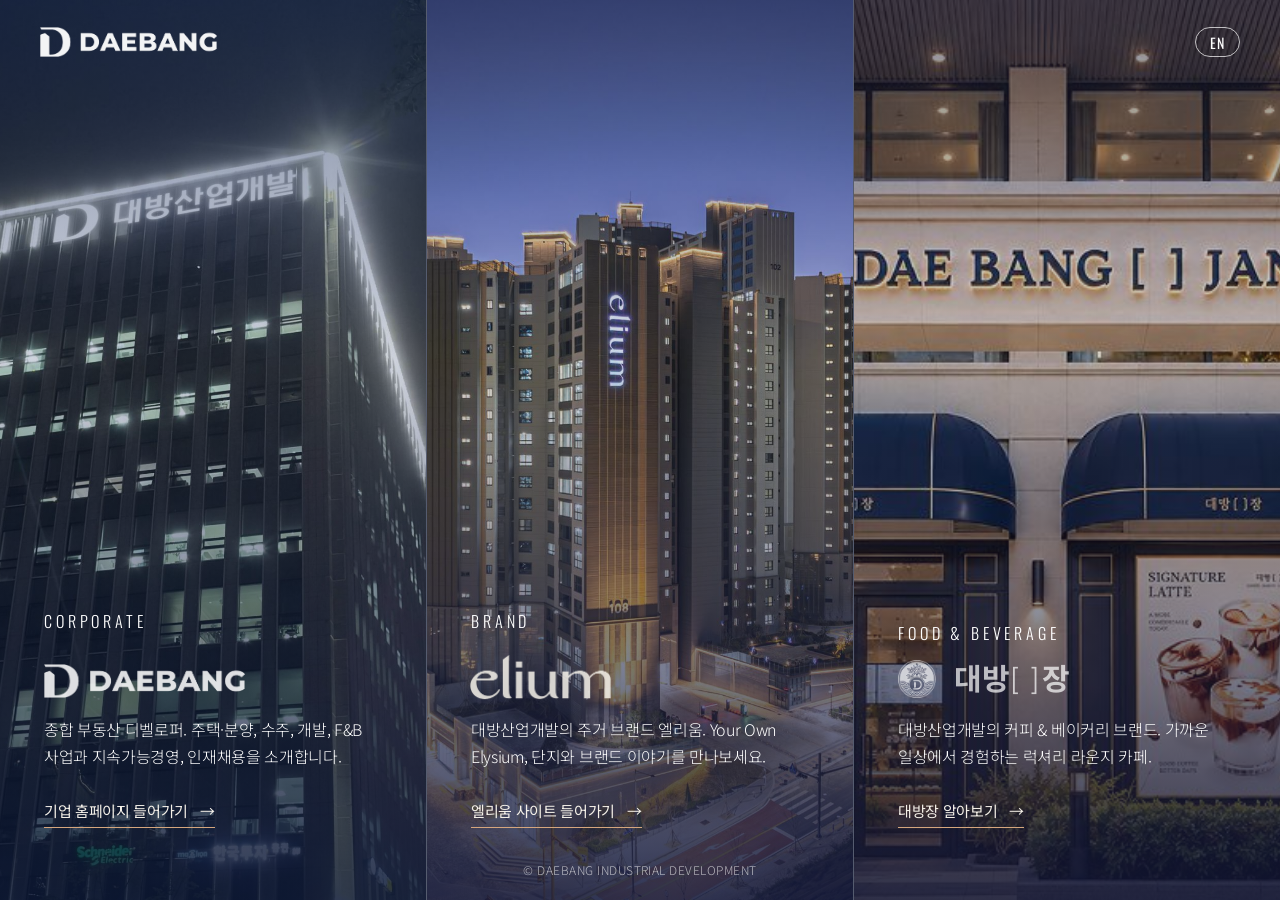
<file: index.html>
<!DOCTYPE html>
<html lang="ko">
<head>
<meta charset="utf-8">
<meta name="viewport" content="width=device-width, initial-scale=1">
<title>대방산업개발 · 대방 엘리움 · 대방장</title>
<meta name="description" content="대방산업개발 기업 홈페이지, 대방 엘리움 브랜드 홈페이지, 대방장으로 들어가는 입구.">
<meta name="theme-color" content="#1c407d">
<link rel="icon" href="dvp/assets/img/favicon.ico" sizes="any">
<link rel="icon" type="image/png" sizes="512x512" href="dvp/assets/img/favicon-512.png">
<link rel="apple-touch-icon" href="dvp/assets/img/icon.png">
<link rel="preconnect" href="https://fonts.googleapis.com">
<link rel="preconnect" href="https://fonts.gstatic.com" crossorigin>
<link href="https://fonts.googleapis.com/css2?family=Inter+Tight:wght@300;700&family=Noto+Sans+KR:wght@300;400;500;700&family=Oswald:wght@300;400&display=swap" rel="stylesheet">
<style>
*{box-sizing:border-box;margin:0;padding:0}
html,body{height:100%}
body{font-family:"Noto Sans KR","Malgun Gothic",sans-serif;background:#0b1530;color:#fff;overflow:hidden;letter-spacing:-.02em;word-break:keep-all}
a{color:inherit;text-decoration:none}
.top{position:fixed;z-index:5;top:0;left:0;right:0;height:84px;padding:0 40px;display:flex;align-items:center;justify-content:space-between;pointer-events:none}
.top>*{pointer-events:auto}
.top img{height:30px;opacity:.95}
.lang{font-family:Oswald,sans-serif;font-size:14px;letter-spacing:.06em;height:30px;padding:0 14px;border:1px solid rgba(255,255,255,.7);border-radius:15px;background:none;color:#fff;cursor:pointer}
.lang:hover{background:#fff;color:#1c407d}
.gate{display:flex;height:100%}
.pane{position:relative;flex:1;overflow:hidden;transition:flex .8s cubic-bezier(.2,.7,.2,1);display:block}
.pane:hover,.pane:focus-visible{flex:1.45}
.bg{position:absolute;inset:0;background-size:cover;background-position:center;transform:scale(1.06);transition:transform 1.4s cubic-bezier(.2,.7,.2,1),filter .6s}
.pane:hover .bg{transform:scale(1)}
.gate:hover .pane:not(:hover) .bg{filter:brightness(.55) saturate(.8)}
.pane::before{content:"";position:absolute;inset:0;z-index:1}
.pane+.pane{border-left:1px solid rgba(255,255,255,.3)}
.dvp .bg{background-position:50% 30%}
.jang .bg{background-position:54% 30%}
.txt h2 .sub{display:block;margin-top:8px;font-family:Oswald,sans-serif;font-weight:300;font-size:22px;letter-spacing:.04em;color:#D5A67D;opacity:.9}
.dvp::before{background:linear-gradient(180deg,rgba(18,40,90,.55),rgba(18,40,90,.2) 40%,rgba(10,22,52,.85))}
.jang::before{background:linear-gradient(180deg,rgba(28,34,70,.5),rgba(28,34,70,.15) 40%,rgba(18,22,52,.88))}
.eli::before{background:linear-gradient(180deg,rgba(32,42,93,.5),rgba(32,42,93,.15) 40%,rgba(20,26,62,.88))}
.txt{position:absolute;z-index:2;left:0;right:0;bottom:0;padding:0 44px 72px}
.k{font-family:Oswald,sans-serif;font-weight:300;font-size:14px;letter-spacing:.24em;opacity:.85}
.txt h2{min-height:118px;margin:14px 0 14px;font-size:48px;font-weight:300;line-height:1.15;letter-spacing:-.05em}
.txt h2.mark{min-height:0;height:50px;display:flex;align-items:flex-end;margin:12px 0 18px}
.mark img{display:block;max-width:100%;width:auto;opacity:.86}
.dvp .mark img{height:34px}.eli .mark img{height:52px;margin:0 0 -5px -5px}.jang .mark img{height:44px;margin-bottom:-2px}
.txt p{font-size:16px;font-weight:300;line-height:1.7;max-width:380px;opacity:.92}
.go{display:inline-flex;align-items:center;gap:12px;margin-top:30px;font-size:15px;font-weight:400;padding-bottom:6px;border-bottom:1px solid rgba(255,255,255,.8)}
.go i{font-style:normal;transition:transform .3s}
.pane:hover .go i{transform:translateX(8px)}
.go{border-color:#D5A67D;color:#F5F1E9}
.div{display:none}
.foot{position:fixed;z-index:5;left:0;right:0;bottom:22px;text-align:center;font-size:12px;font-weight:300;letter-spacing:.04em;opacity:.65;pointer-events:none}
.txt>*{opacity:0;transform:translateY(20px);animation:up .9s forwards}
.txt>*:nth-child(2){animation-delay:.12s}.txt>*:nth-child(3){animation-delay:.24s}.txt>*:nth-child(4){animation-delay:.36s}
.eli .txt>*{animation-delay:.25s}.eli .txt>*:nth-child(2){animation-delay:.37s}.eli .txt>*:nth-child(3){animation-delay:.49s}.eli .txt>*:nth-child(4){animation-delay:.61s}
.jang .txt>*{animation-delay:.4s}.jang .txt>*:nth-child(2){animation-delay:.52s}.jang .txt>*:nth-child(3){animation-delay:.64s}.jang .txt>*:nth-child(4){animation-delay:.76s}
@keyframes up{to{opacity:1;transform:none}}
@media(max-width:800px){
  body{overflow:auto}
  .top{height:64px;padding:0 20px}.top img{height:24px}
  .gate{flex-direction:column;height:auto;min-height:100%}
  .pane{flex:none;height:50vh;min-height:360px}.pane:hover{flex:none}
  .txt{padding:0 24px 40px}.txt h2{font-size:34px;min-height:0}.txt h2.mark{height:48px;margin:10px 0 14px}.dvp .mark img{height:28px}.eli .mark img{height:46px}.jang .mark img{height:37px}.txt h2 .sub{font-size:18px}.txt p{font-size:15px}
  .div,.foot{display:none}
}

.sw{position:fixed;z-index:9;left:50%;top:22px;transform:translateX(-50%);display:flex;gap:6px;background:rgba(11,21,48,.6);backdrop-filter:blur(6px);padding:5px;border-radius:99px;font-size:13px}
.sw a{padding:6px 16px;border-radius:99px;color:#fff;opacity:.75}.sw a.on{background:#D5A67D;color:#1c2246;opacity:1;font-weight:700}
.jang .txt h2.mark{height:auto;min-height:0}

.jang .mark img{height:44px;margin-bottom:0;opacity:.95}
@media(max-width:800px){.jang .mark img{height:37px}.sw{top:70px}}

.jang .mark .lk{display:flex;align-items:center;gap:18px}
.jang .mark .lk img{height:38px;margin:0;opacity:.75;width:auto}
.jang .mark .kr{font-family:"Inter Tight","Noto Sans KR",sans-serif;font-weight:700;font-size:30px;line-height:1;letter-spacing:-.03em;color:#fff;white-space:nowrap;opacity:.7}
.jang .mark .kr i{font-style:normal;font-weight:300;letter-spacing:.06em;margin:0 .04em}
html[lang=en] .jang .mark .lk{display:none}
html:not([lang=en]) .jang .mark .le{display:none}
@media(max-width:800px){.jang .mark .lk img{height:32px}.jang .mark .kr{font-size:25px}}
</style>
</head>
<body>

<div class="top"><img src="dvp/assets/img/logo_dvp3_w.png" alt="DAEBANG"><button class="lang" id="lang" type="button">EN</button></div>
<main class="gate">
  <a class="pane dvp" href="dvp/" target="_blank" rel="noopener" aria-label="대방산업개발 기업 홈페이지">
    <div class="bg" style="background-image:url(dvp/assets/ph/hq5.jpg)"></div>
    <div class="txt"><p class="k">CORPORATE</p><h2 class="mark"><img src="dvp/assets/img/logo_dvp3_w.png" alt="대방산업개발 DAEBANG"></h2><p data-en="A comprehensive developer creating new value — housing, contracting, development and F&amp;B.">종합 부동산 디벨로퍼. 주택·분양, 수주, 개발, F&amp;B 사업과 지속가능경영, 인재채용을 소개합니다.</p><span class="go"><span data-en="Enter corporate site">기업 홈페이지 들어가기</span><i>→</i></span></div>
  </a>
  <a class="pane eli" href="https://claude.ai/artifact/U9k798Ab6QWJA7hRteEEFt" target="_blank" rel="noopener" aria-label="대방 엘리움 브랜드 홈페이지">
    <div class="bg" style="background-image:url(elium/img/a3.jpg)"></div>
    <div class="txt"><p class="k">BRAND</p><h2 class="mark"><img src="elium/img/logo_en_w.png" alt="대방 엘리움 elium"></h2><p data-en="Your Own Elysium — the residential brand of Daebang, and the places it builds.">대방산업개발의 주거 브랜드 엘리움. Your Own Elysium, 단지와 브랜드 이야기를 만나보세요.</p><span class="go"><span data-en="Enter Elium site">엘리움 사이트 들어가기</span><i>→</i></span></div>
  </a>
  <a class="pane jang" href="dvp/sub.html?p=business/fnb" target="_blank" rel="noopener" aria-label="대방장 커피 앤 베이커리">
    <div class="bg" style="background-image:url(dvp/assets/ph/f3.jpg)"></div>
    <div class="txt"><p class="k">FOOD &amp; BEVERAGE</p><h2 class="mark"><span class="lk"><img src="dvp/assets/img/jang_emblem_w.png" alt=""><span class="kr" aria-label="대방장">대방<i>[ ]</i>장</span></span><span class="le"><img src="dvp/assets/img/logo_jang_w.png" alt="DAE BANG [ ] JANG"></span></h2><p data-en="The cafe and bakery brand of Daebang — everyday luxury, one cup and one slice at a time.">대방산업개발의 커피 &amp; 베이커리 브랜드. 가까운 일상에서 경험하는 럭셔리 라운지 카페.</p><span class="go"><span data-en="Meet Daebangjang">대방장 알아보기</span><i>→</i></span></div>
  </a>
</main>
<div class="foot">© DAEBANG INDUSTRIAL DEVELOPMENT</div>
<script>
(function(){
  var L='ko';try{L=localStorage.getItem('lang')||'ko'}catch(e){}
  var b=document.getElementById('lang');
  function apply(){document.documentElement.lang=L;b.textContent=L==='en'?'KR':'EN';
    [].forEach.call(document.querySelectorAll('[data-en]'),function(e){if(!e.hasAttribute('data-ko'))e.setAttribute('data-ko',e.innerHTML);e.innerHTML=L==='en'?e.getAttribute('data-en'):e.getAttribute('data-ko')})}
  b.onclick=function(){L=L==='en'?'ko':'en';try{localStorage.setItem('lang',L)}catch(e){}apply()};
  apply();
})();
</script>
</body>
</html>
</file>
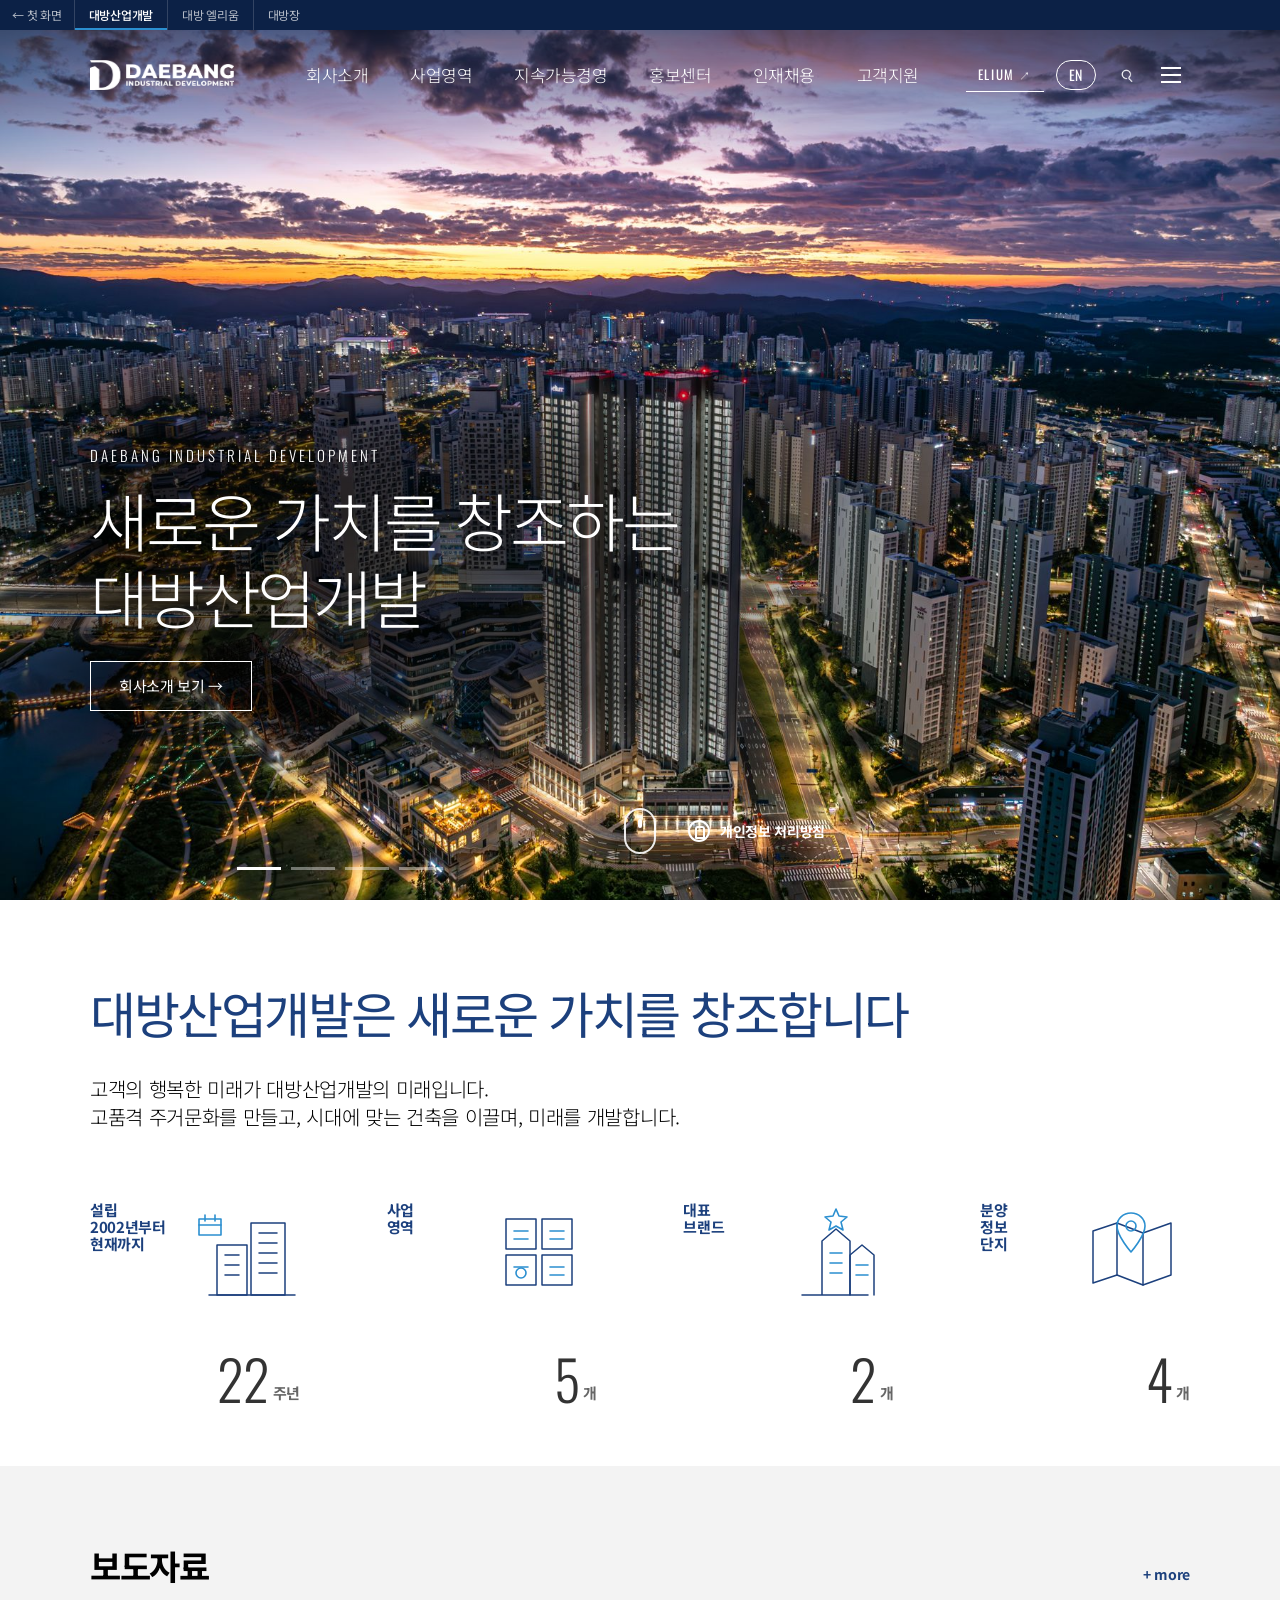
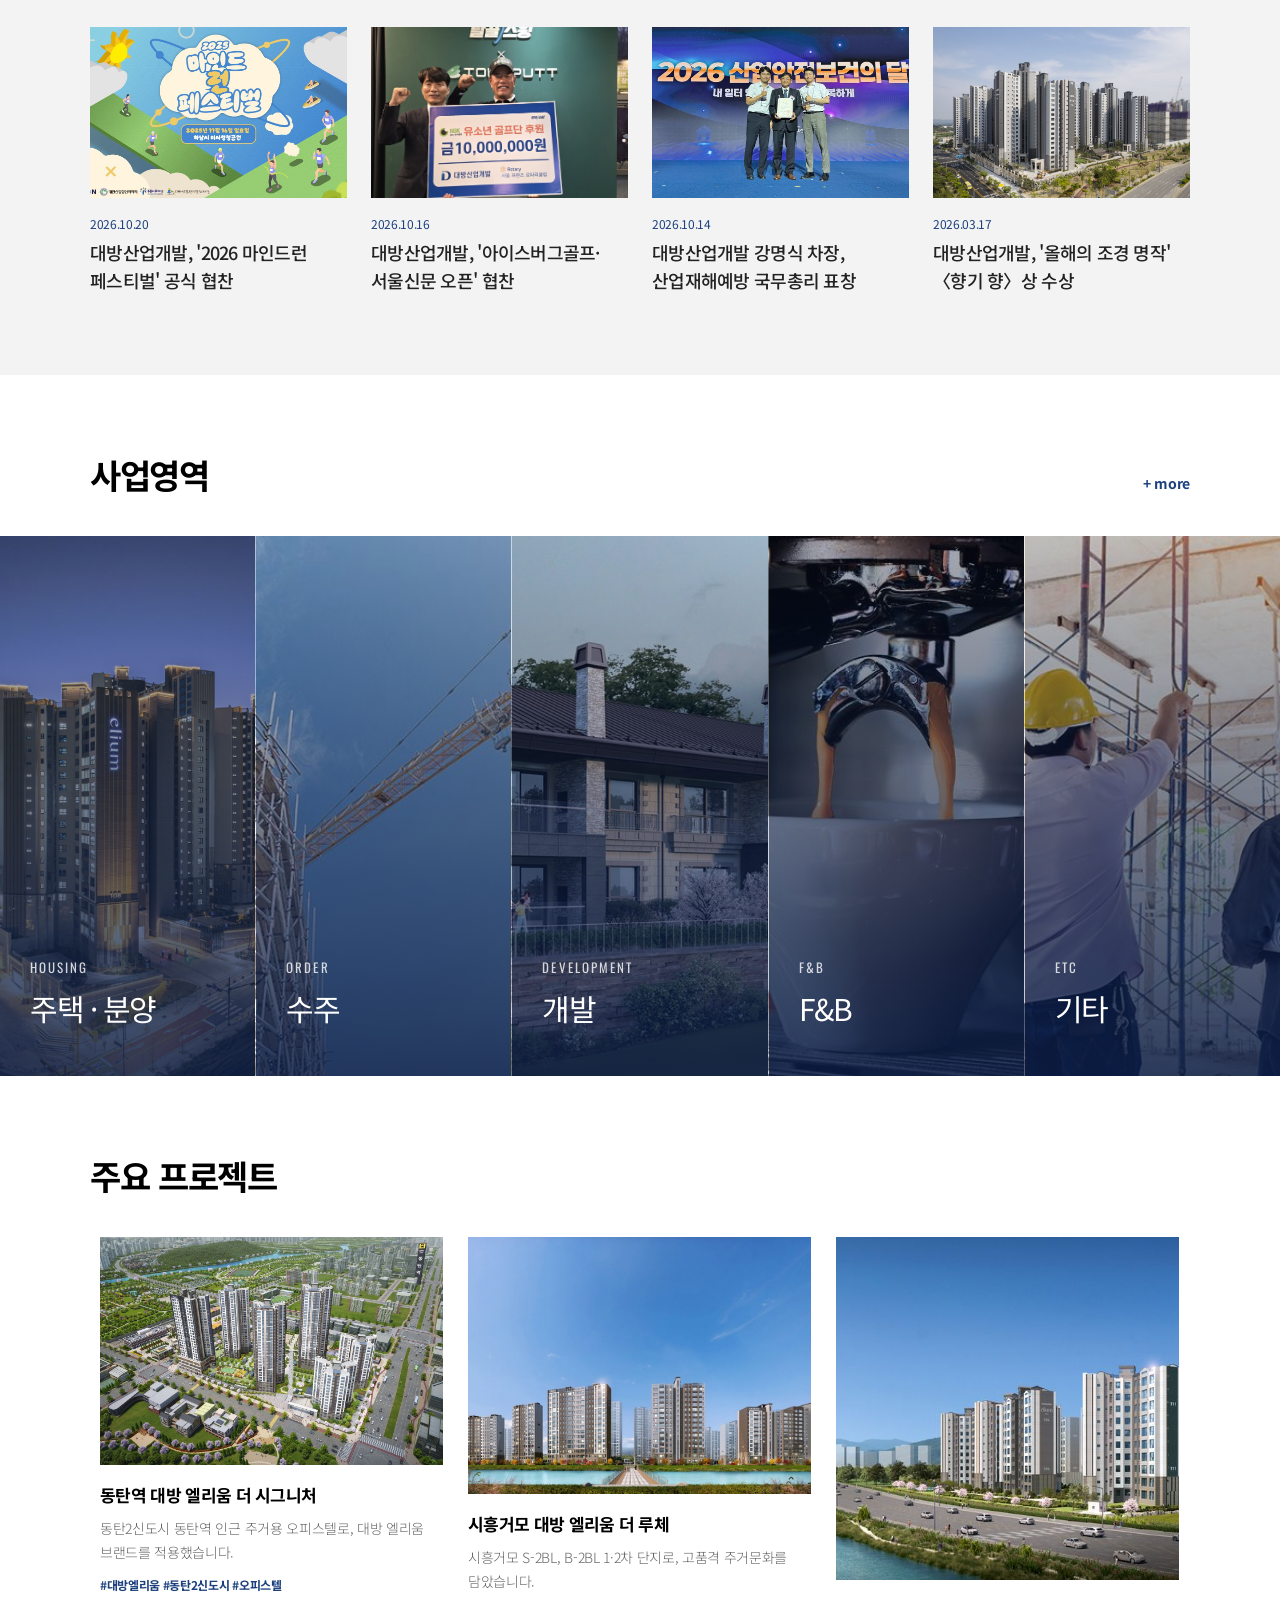
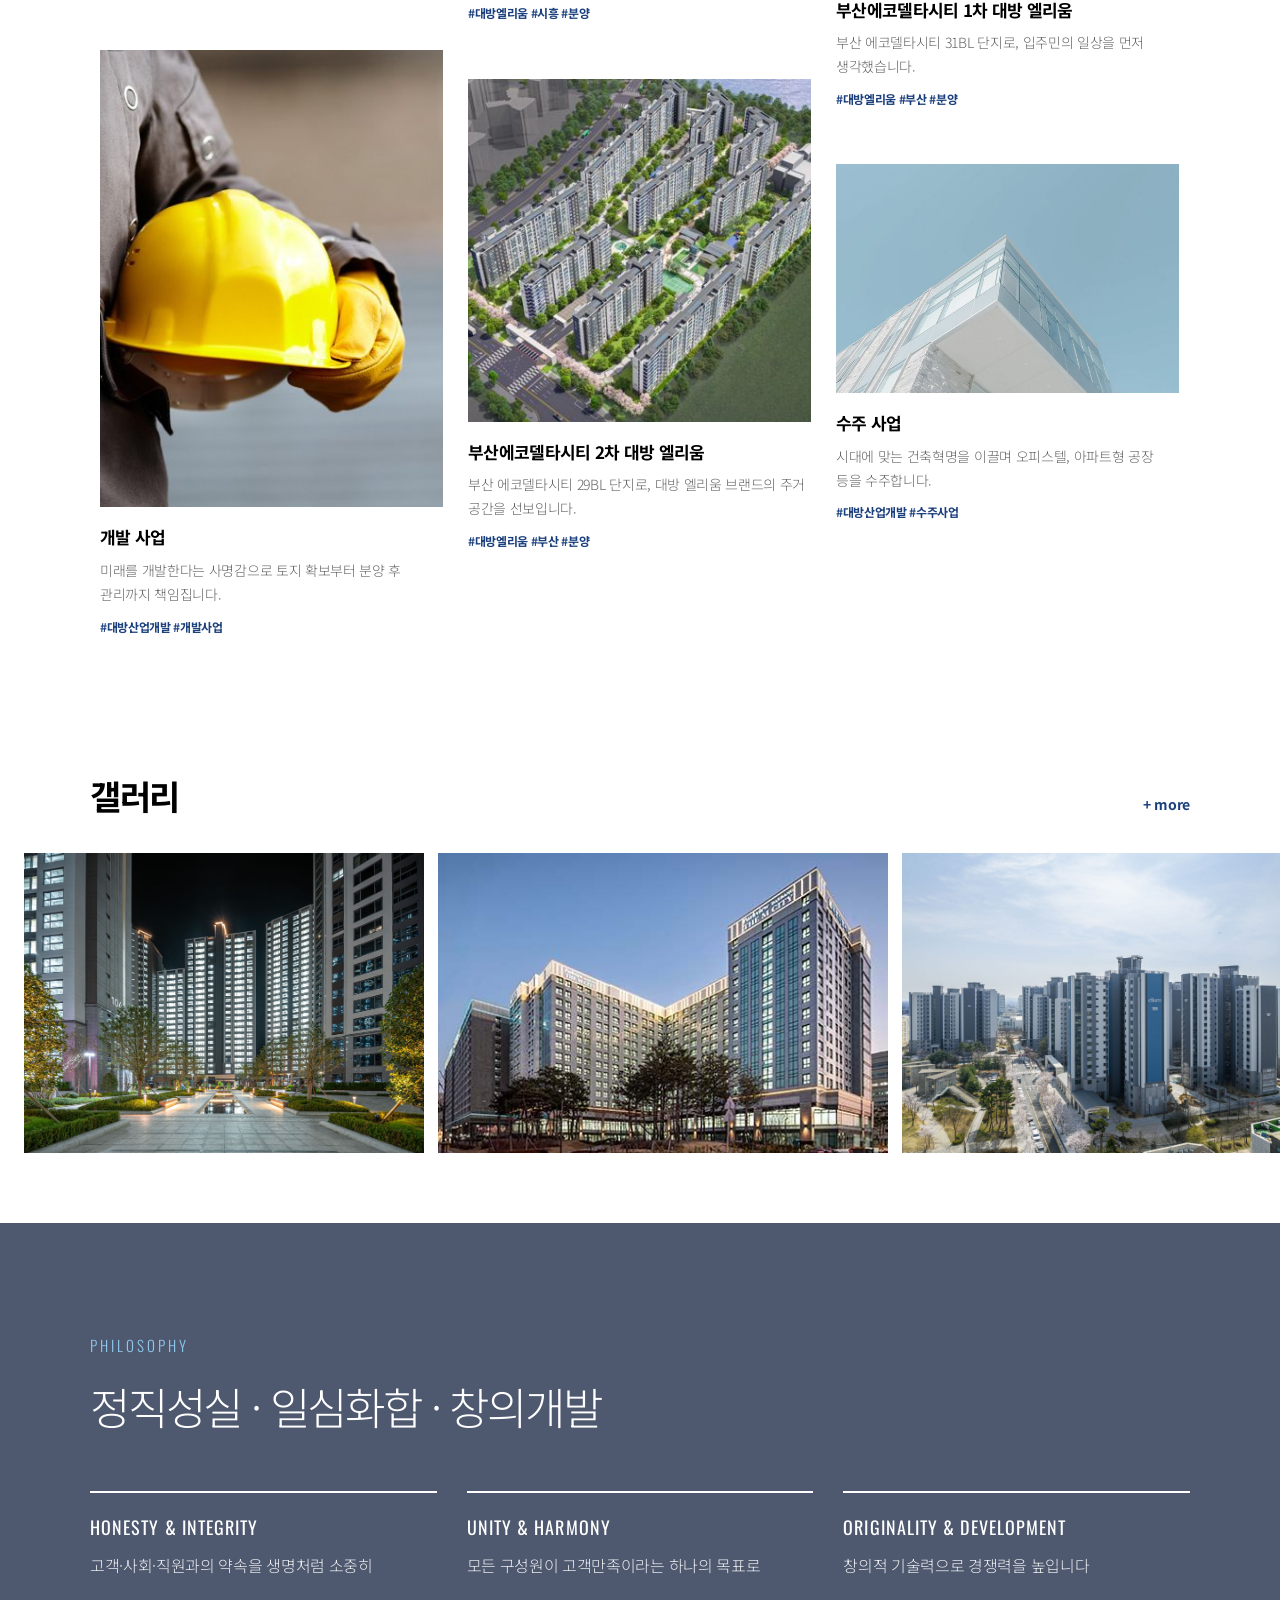
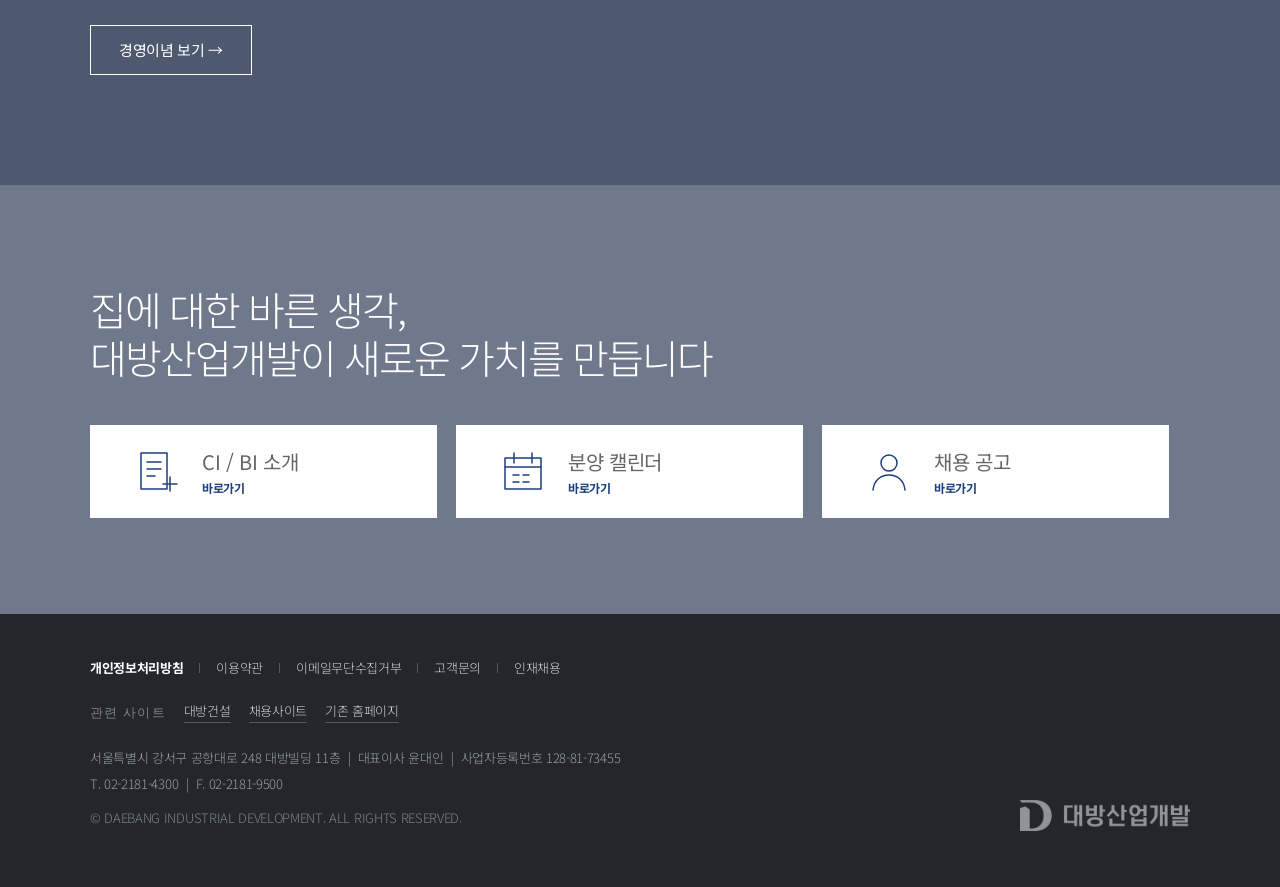
<file: dvp/index.html>
<!DOCTYPE html>
<html lang="ko">
<head>
<meta charset="utf-8">
<meta name="viewport" content="width=device-width, initial-scale=1">
<title>대방산업개발</title>
<meta name="description" content="대방산업개발 공식 홈페이지. 주택·분양, 수주, 개발 사업을 영위하는 종합 디벨로퍼.">
<meta name="theme-color" content="#1c407d">
<link rel="icon" href="assets/img/favicon.ico" sizes="any">
<link rel="apple-touch-icon" href="assets/img/icon.png">
<link rel="preconnect" href="https://fonts.googleapis.com">
<link rel="preconnect" href="https://fonts.gstatic.com" crossorigin>
<link href="https://fonts.googleapis.com/css2?family=Noto+Sans+KR:wght@300;400;500;700&family=Oswald:wght@300;400&family=Montserrat:wght@700;800&display=swap" rel="stylesheet">
<link rel="stylesheet" href="css/style.css">
<link rel="stylesheet" href="css/extra.css">
<script>document.documentElement.className+=' js'</script>
</head>
<body>
<a class="skip" href="#content">본문으로 건너뛰기</a>

<!-- HEADER -->
<header class="header" id="header">
  <div class="header-warp">
    <div class="header-inner">
      <a class="logo" href="./" aria-label="DAEBANG INDUSTRIAL DEVELOPMENT 대방산업개발">
        <img class="logo-w" src="assets/img/logo_en_w.png" alt="DAEBANG INDUSTRIAL DEVELOPMENT">
        <img class="logo-c" src="assets/img/logo_en.png" alt="" aria-hidden="true">
      </a>
      <nav class="gnb" aria-label="주 메뉴">
        <ul>
          <li><a href="sub.html?p=company/overview">회사소개</a>
            <div class="sub"><a href="sub.html?p=company/overview">회사개요</a><a href="sub.html?p=company/ceo">CEO 인사말</a><a href="sub.html?p=company/philosophy">경영이념</a><a href="sub.html?p=company/history_a">연혁</a><a href="sub.html?p=company/ci">CI / BI 소개</a><a href="sub.html?p=company/contact">오시는 길</a></div></li>
          <li><a href="sub.html?p=business/calendar">사업영역</a>
            <div class="sub"><a href="sub.html?p=business/calendar">분양 캘린더</a><a href="sub.html?p=business/sell">주택 / 분양사업</a><a href="sub.html?p=business/order">수주 사업</a><a href="sub.html?p=business/development">개발 사업</a><a href="sub.html?p=business/fnb">F&amp;B 사업</a><a href="sub.html?p=business/etc">기타 사업</a></div></li>
          <li><a href="sub.html?p=op/quality">지속가능경영</a>
            <div class="sub"><a href="sub.html?p=op/quality">품질경영</a><a href="sub.html?p=op/ethics">윤리경영</a><a href="sub.html?p=op/social">사회공헌</a><a href="sub.html?p=op/winwin">상생경영</a><a href="sub.html?p=op/safe">안전/보건경영</a></div></li>
          <li><a href="sub.html?p=pr/news">홍보센터</a>
            <div class="sub"><a href="sub.html?p=pr/news">뉴스</a><a href="sub.html?p=pr/media">언론 속 대방</a></div></li>
          <li><a href="sub.html?p=recruit/recruit">인재채용</a>
            <div class="sub"><a href="sub.html?p=recruit/recruit">인재상</a><a href="sub.html?p=recruit/system">인사제도</a><a href="sub.html?p=recruit/process">채용절차</a><a href="sub.html?p=recruit/apply">공고 및 지원</a></div></li>
          <li><a href="sub.html?p=cs/guide">고객지원</a>
            <div class="sub"><a href="sub.html?p=cs/guide">고객지원 안내</a><a href="sub.html?p=cs/faq">FAQ</a><a href="sub.html?p=cs/wish">관심고객등록</a><a href="sub.html?p=cs/customer">고객문의</a><a href="sub.html?p=cs/flaw">하자문의</a></div></li>
        </ul>
      </nav>
      <div class="util">
        <a class="util-el" href="../elium/" title="대방 엘리움">ELIUM <i>↗</i></a><button class="util-en" id="langBtn" type="button" aria-label="English / 한국어">EN</button>
        <button class="util-btn" id="srchBtn" aria-label="검색" data-en-aria="Search"><img src="assets/img/ic_search.png" alt=""></button>
        <button class="util-btn util-menu" id="menuBtn" aria-label="전체메뉴"><span></span><span></span><span></span></button>
      </div>
    </div>
  </div>
  <div class="gnb-bg"></div>
</header>

<!-- FULL MENU -->
<div class="full" id="full" aria-hidden="true">
  <button class="full-x" id="fullX" aria-label="닫기"></button>
  <div class="full-in">
    <dl><dt>회사소개</dt><dd><a href="sub.html?p=company/overview">회사개요</a><a href="sub.html?p=company/ceo">CEO 인사말</a><a href="sub.html?p=company/philosophy">경영이념</a><a href="sub.html?p=company/history_a">연혁</a><a href="sub.html?p=company/ci">CI / BI 소개</a><a href="sub.html?p=company/contact">오시는 길</a></dd></dl>
    <dl><dt>사업영역</dt><dd><a href="sub.html?p=business/calendar">분양 캘린더</a><a href="sub.html?p=business/sell">주택 / 분양사업</a><a href="sub.html?p=business/order">수주 사업</a><a href="sub.html?p=business/development">개발 사업</a><a href="sub.html?p=business/fnb">F&amp;B 사업</a><a href="sub.html?p=business/etc">기타 사업</a></dd></dl>
    <dl><dt>지속가능경영</dt><dd><a href="sub.html?p=op/quality">품질경영</a><a href="sub.html?p=op/ethics">윤리경영</a><a href="sub.html?p=op/social">사회공헌</a><a href="sub.html?p=op/winwin">상생경영</a><a href="sub.html?p=op/safe">안전/보건경영</a></dd></dl>
    <dl><dt>홍보센터</dt><dd><a href="sub.html?p=pr/news">뉴스</a><a href="sub.html?p=pr/media">언론 속 대방</a></dd></dl>
    <dl><dt>인재채용</dt><dd><a href="sub.html?p=recruit/recruit">인재상</a><a href="sub.html?p=recruit/system">인사제도</a><a href="sub.html?p=recruit/process">채용절차</a><a href="sub.html?p=recruit/apply">공고 및 지원</a></dd></dl>
    <dl><dt>고객지원</dt><dd><a href="sub.html?p=cs/guide">고객지원 안내</a><a href="sub.html?p=cs/faq">FAQ</a><a href="sub.html?p=cs/wish">관심고객등록</a><a href="sub.html?p=cs/customer">고객문의</a><a href="sub.html?p=cs/flaw">하자문의</a></dd></dl>
  </div>
</div>

<main id="content">

<!-- VISUAL -->
<div class="main-visual" id="visual">
  <div class="slides">
    <div class="slide on" style="background-image:url(assets/ph/a2.jpg)"><div class="cap"><p class="k">DAEBANG INDUSTRIAL DEVELOPMENT</p><h2 data-en="Creating new value,<br>building happier lives">새로운 가치를 창조하는<br>대방산업개발</h2><a href="sub.html?p=company/overview" data-en="About us">회사소개 보기</a></div></div>
    <div class="slide" style="background-image:url(assets/ph/a3.jpg);background-position:50% 22%"><div class="cap"><p class="k">ELIUM · DMCITY</p><h2 data-en="Your Own Elysium,<br>Daebang Elium">Your Own Elysium,<br>대방 엘리움</h2><a href="../elium/" data-en="Visit Elium site">엘리움 사이트 가기</a></div></div>
    <div class="slide" style="background-image:url(assets/ph/a5.jpg);background-position:50% 35%"><div class="cap"><p class="k">HOUSING · SALES</p><h2 data-en="Homes that elevate<br>everyday life">일상의 품격을 높이는<br>주거 공간</h2><a href="sub.html?p=business/sell" data-en="View housing projects">분양 사업 보기</a></div></div>
    <div class="slide" style="background-image:url(assets/ph/a6.jpg);background-position:50% 62%"><div class="cap"><p class="k">DEVELOPER</p><h2 data-en="From land to living,<br>one developer">택지에서 입주까지<br>종합 부동산 디벨로퍼</h2><a href="sub.html?p=business/development" data-en="View development">개발사업 보기</a></div></div>
      </div>
  <div class="vdots" id="vdots"><button class="on" aria-label="1"></button><button aria-label="2"></button><button aria-label="3"></button><button aria-label="4"></button></div>
  <span class="scroll" aria-hidden="true"><i></i></span>
  <a class="main-policy" href="https://www.db-dvp.co.kr/"><i></i><span data-en="Privacy Policy">개인정보 처리방침</span></a>
</div>

<div class="content-box">

<!-- SECTION 1 -->
<section class="sec1">
  <div class="row-warp">
    <h1 class="reveal" data-en="Daebang Industrial Development creates new value">대방산업개발은 새로운 가치를 창조합니다</h1>
    <p class="reveal" data-en="Our customers’ happy future is our future. We build premium living culture, lead architecture for the times, and develop tomorrow.">고객의 행복한 미래가 대방산업개발의 미래입니다.<br class="m-none"> 고품격 주거문화를 만들고, 시대에 맞는 건축을 이끌며, 미래를 개발합니다.</p>
    <div class="count-warp reveal">
      <dl>
        <dt><span>설립<br>2002년부터<br>현재까지</span>
          <svg class="count-icon" viewBox="0 0 127 100"><g class="l"><rect x="38" y="44" width="30" height="50"/><rect x="72" y="22" width="34" height="72"/><path d="M30 94h86M46 54h14M46 64h14M46 74h14M80 32h18M80 42h18M80 52h18M80 62h18M80 72h18"/></g><g class="p"><path d="M20 18h22v16H20z"/><path d="M20 24h22M26 14v6M36 14v6"/></g></svg></dt>
        <dd><strong data-to="24">0</strong><span>주년</span></dd>
      </dl>
      <dl>
        <dt><span>사업<br>영역</span>
          <svg class="count-icon" viewBox="0 0 127 100"><g class="l"><rect x="30" y="18" width="30" height="30"/><rect x="66" y="18" width="30" height="30"/><rect x="30" y="54" width="30" height="30"/><rect x="66" y="54" width="30" height="30"/></g><g class="p"><path d="M38 30h14M38 38h14M74 30h14M74 38h14M38 66h14M74 66h14M74 74h14"/><circle cx="45" cy="72" r="5"/></g></svg></dt>
        <dd><strong data-to="5">0</strong><span>개</span></dd>
      </dl>
      <dl>
        <dt><span>대표<br>브랜드</span>
          <svg class="count-icon" viewBox="0 0 127 100"><g class="l"><path d="M50 94V40l14-12 14 12v54M30 94h66"/><path d="M78 94V54l12-10 12 10v40"/></g><g class="p"><path d="M64 8l3 7 8 1-6 5 2 8-7-4-7 4 2-8-6-5 8-1z"/><path d="M58 52h12M58 62h12M58 72h12M84 64h12M84 74h12"/></g></svg></dt>
        <dd><strong data-to="2">0</strong><span>개</span></dd>
      </dl>
      <dl>
        <dt><span>분양<br>정보<br>단지</span>
          <svg class="count-icon" viewBox="0 0 127 100"><g class="l"><path d="M24 30l24-8 26 10 28-10v52l-28 10-26-10-24 8z"/><path d="M48 22v52M74 32v52"/></g><g class="p"><path d="M62 12c-8 0-14 6-14 13 0 10 14 26 14 26s14-16 14-26c0-7-6-13-14-13z"/><circle cx="62" cy="25" r="5"/></g></svg></dt>
        <dd><strong data-to="4">0</strong><span>개</span></dd>
      </dl>
    </div>
  </div>
</section>

<!-- SECTION 2: NEWS -->
<section class="sec2" id="news">
  <div class="row-warp">
    <div class="sec-head reveal"><h1 data-en="Press Releases">보도자료</h1><a class="more" href="sub.html?p=pr/news">+ more</a></div>
    <ul class="news-cards reveal">
      <li><a href="https://www.db-dvp.co.kr/pr/news-detail/586?type=all" target="_blank" rel="noopener"><figure><img src="assets/ph/n1.jpg" alt="" loading="lazy"></figure><span class="date">2026.10.20</span><strong>대방산업개발, '2026 마인드런 페스티벌' 공식 협찬</strong></a></li>
      <li><a href="https://www.db-dvp.co.kr/pr/news-detail/585?type=all" target="_blank" rel="noopener"><figure><img src="assets/ph/n2.jpg" alt="" loading="lazy"></figure><span class="date">2026.10.16</span><strong>대방산업개발, '아이스버그골프·서울신문 오픈' 협찬</strong></a></li>
      <li><a href="https://www.db-dvp.co.kr/pr/news-detail/579?type=all" target="_blank" rel="noopener"><figure><img src="assets/ph/n3.jpg" alt="" loading="lazy"></figure><span class="date">2026.10.14</span><strong>대방산업개발 강명식 차장, 산업재해예방 국무총리 표창</strong></a></li>
      <li><a href="https://www.db-dvp.co.kr/pr/news-detail/571?type=all" target="_blank" rel="noopener"><figure><img src="assets/ph/a7.jpg" alt="" loading="lazy"></figure><span class="date">2026.03.17</span><strong>대방산업개발, '올해의 조경 명작' 〈향기 향〉상 수상</strong></a></li>
    </ul>
  </div>
</section>

<!-- SECTION 3: BUSINESS -->
<section class="sec3p" id="business">
  <div class="row-warp"><div class="sec-head reveal"><h1 data-en="Business Areas">사업영역</h1><a class="more" href="sub.html?p=business/sell">+ more</a></div></div>
  <ul class="panels reveal">
    <li style="background-image:url(assets/ph/a3.jpg);background-position:50% 22%"><a href="sub.html?p=business/sell"><em>HOUSING</em><b data-en="Housing · Sales">주택 · 분양</b><span data-en="Premium residences under the Elium brand">‘대방엘리움’ 브랜드의 고품격 주거문화</span></a></li>
    <li style="background-image:url(assets/ph/c4.jpg)"><a href="sub.html?p=business/order"><em>ORDER</em><b data-en="Contracting">수주</b><span data-en="Offices, factories and more">오피스텔·아파트형 공장 등 복합 공간 시공</span></a></li>
    <li style="background-image:url(assets/ph/dev.jpg)"><a href="sub.html?p=business/development"><em>DEVELOPMENT</em><b data-en="Development">개발</b><span data-en="From land purchase to after-service">택지 매입부터 사후관리까지 전 과정</span></a></li>
    <li style="background-image:url(assets/ph/f1.jpg)"><a href="sub.html?p=business/fnb"><em>F&amp;B</em><b>F&amp;B</b><span data-en="Coffee &amp; Bakery, DAE BANG [ ] JANG">커피 &amp; 베이커리 ‘대방[ ]장’</span></a></li>
    <li style="background-image:url(assets/ph/c1.jpg)"><a href="sub.html?p=business/etc"><em>ETC</em><b data-en="Others">기타</b><span data-en="Scaffolding rental, leasing">가설재 임대 · 임대사업</span></a></li>
  </ul>
</section>

<!-- SECTION 4: PROJECTS -->
<section class="sec4" id="projects">
  <div class="row-warp">
    <div class="sec-head reveal"><h1 data-en="Major Projects">주요 프로젝트</h1></div>
    <div class="masonry">
      <div class="col">
        <a class="item reveal" href="sub.html?p=business/sell"><figure class="r-3-2"><img src="assets/img/p2.jpg" alt="" loading="lazy"></figure>
          <h3>동탄역 대방 엘리움 더 시그니처</h3><p>동탄2신도시 동탄역 인근 주거용 오피스텔로, 대방 엘리움 브랜드를 적용했습니다.</p><span class="tag">#대방엘리움 #동탄2신도시 #오피스텔</span></a>
        <a class="item reveal" href="sub.html?p=business/development"><figure class="r-3-4"><img src="assets/img/b2.jpg" alt="" loading="lazy"></figure>
          <h3>개발 사업</h3><p>미래를 개발한다는 사명감으로 토지 확보부터 분양 후 관리까지 책임집니다.</p><span class="tag">#대방산업개발 #개발사업</span></a>
      </div>
      <div class="col">
        <a class="item reveal" href="sub.html?p=business/sell"><figure class="r-4-3"><img src="assets/img/p3.jpg" alt="" loading="lazy"></figure>
          <h3>시흥거모 대방 엘리움 더 루체</h3><p>시흥거모 S-2BL, B-2BL 1·2차 단지로, 고품격 주거문화를 담았습니다.</p><span class="tag">#대방엘리움 #시흥 #분양</span></a>
        <a class="item reveal" href="sub.html?p=business/sell"><figure class="r-1-1"><img src="assets/img/p1.jpg" alt="" loading="lazy"></figure>
          <h3>부산에코델타시티 2차 대방 엘리움</h3><p>부산 에코델타시티 29BL 단지로, 대방 엘리움 브랜드의 주거 공간을 선보입니다.</p><span class="tag">#대방엘리움 #부산 #분양</span></a>
      </div>
      <div class="col">
        <a class="item reveal" href="sub.html?p=business/sell"><figure class="r-1-1"><img src="assets/img/p4.jpg" alt="" loading="lazy"></figure>
          <h3>부산에코델타시티 1차 대방 엘리움</h3><p>부산 에코델타시티 31BL 단지로, 입주민의 일상을 먼저 생각했습니다.</p><span class="tag">#대방엘리움 #부산 #분양</span></a>
        <a class="item reveal" href="sub.html?p=business/order"><figure class="r-3-2"><img src="assets/img/b1.jpg" alt="" loading="lazy"></figure>
          <h3>수주 사업</h3><p>시대에 맞는 건축혁명을 이끌며 오피스텔, 아파트형 공장 등을 수주합니다.</p><span class="tag">#대방산업개발 #수주사업</span></a>
      </div>
    </div>
  </div>
</section>


<!-- GALLERY -->
<section class="gal">
  <div class="row-warp"><div class="sec-head reveal"><h1 data-en="Gallery">갤러리</h1><a class="more" href="sub.html?p=business/sell">+ more</a></div></div>
  <div class="marq"><div class="track">
<img src="assets/ph/a5.jpg" alt="" loading="lazy"><img src="assets/ph/g1.jpg" alt="" loading="lazy"><img src="assets/ph/a6.jpg" alt="" loading="lazy"><img src="assets/ph/a2.jpg" alt="" loading="lazy"><img src="assets/ph/u4.jpg" alt="" loading="lazy"><img src="assets/ph/g5.jpg" alt="" loading="lazy"><img src="assets/ph/a7.jpg" alt="" loading="lazy"><img src="assets/ph/g2.jpg" alt="" loading="lazy"><img src="assets/ph/a3.jpg" alt="" loading="lazy"><img src="assets/ph/g6.jpg" alt="" loading="lazy"><img src="assets/ph/g4.jpg" alt="" loading="lazy"><img src="assets/ph/a2.jpg" alt="" loading="lazy"><img src="assets/ph/g7.jpg" alt="" loading="lazy"><img src="assets/ph/g8.jpg" alt="" loading="lazy">
  </div></div>
</section>

<!-- PHILOSOPHY -->
<section class="phil" style="background-image:url(assets/ph/u5.jpg)">
  <div class="row-warp reveal">
    <p class="k">PHILOSOPHY</p>
    <h1 data-en="Honesty · Unity · Originality">정직성실 · 일심화합 · 창의개발</h1>
    <ul>
      <li><b>HONESTY &amp; INTEGRITY</b><span data-en="We keep our promises to customers, society and employees as dearly as life itself.">고객·사회·직원과의 약속을 생명처럼 소중히</span></li>
      <li><b>UNITY &amp; HARMONY</b><span data-en="Every member works toward one goal: customer satisfaction.">모든 구성원이 고객만족이라는 하나의 목표로</span></li>
      <li><b>ORIGINALITY &amp; DEVELOPMENT</b><span data-en="Creative technology and new-tech education build competitiveness.">창의적 기술력으로 경쟁력을 높입니다</span></li>
    </ul>
    <a class="go" href="sub.html?p=company/philosophy" data-en="Read more">경영이념 보기</a>
  </div>
</section>

<!-- SECTION 5: BANNER -->
<section class="sec5">
  <div class="bg" style="background-image:url(assets/ph/a3.jpg);background-position:50% 22%"></div>
  <div class="row-warp">
    <h1 class="reveal" data-en="The right idea of home —<br>new value from Daebang">집에 대한 바른 생각,<br>대방산업개발이 새로운 가치를 만듭니다</h1>
    <ul class="main-down reveal">
      <li><a href="sub.html?p=company/ci"><i><svg viewBox="0 0 50 50"><rect x="9" y="6" width="26" height="36"/><path d="M15 15h14M15 22h14M15 29h8M38 30v14M31 37h14"/></svg></i><div><p>CI / BI 소개</p><span>바로가기</span></div></a></li>
      <li><a href="sub.html?p=business/calendar"><i><svg viewBox="0 0 50 50"><rect x="7" y="11" width="36" height="31"/><path d="M7 20h36M16 6v10M34 6v10M15 28h6M15 35h6M25 28h6M25 35h6"/></svg></i><div><p>분양 캘린더</p><span>바로가기</span></div></a></li>
      <li><a href="https://daebang.recruiter.co.kr" target="_blank" rel="noopener"><i><svg viewBox="0 0 50 50"><circle cx="25" cy="16" r="8"/><path d="M9 43c1-10 8-15 16-15s15 5 16 15"/></svg></i><div><p>채용 공고</p><span>바로가기</span></div></a></li>
    </ul>
  </div>
</section>

</div>
</main>

<!-- FOOTER -->
<footer class="footer">
  <div class="row-warp">
    <ul class="f-links">
      <li><a href="https://www.db-dvp.co.kr/"><b>개인정보처리방침</b></a></li>
      <li><a href="https://www.db-dvp.co.kr/">이용약관</a></li>
      <li><a href="https://www.db-dvp.co.kr/">이메일무단수집거부</a></li>
      <li><a href="sub.html?p=cs/customer">고객문의</a></li>
      <li><a href="sub.html?p=recruit/apply">인재채용</a></li>
    </ul>
    <div class="fam"><span data-en="FAMILY SITE">관련 사이트</span>
        <a href="https://www.dbcons.co.kr/" target="_blank" rel="noopener" data-en="Daebang E&amp;C">대방건설</a>
        <a href="https://daebang.recruiter.co.kr" target="_blank" rel="noopener" data-en="Careers">채용사이트</a>
        <a href="https://www.db-dvp.co.kr/" target="_blank" rel="noopener" data-en="Original site">기존 홈페이지</a></div>
    <div class="f-row">
      <div class="f-info">
        <p data-en="11F Daebang Bldg., 248 Gonghang-daero, Gangseo-gu, Seoul &nbsp;|&nbsp; CEO Yoon Dae-in &nbsp;|&nbsp; Business Reg. No. 128-81-73455">서울특별시 강서구 공항대로 248 대방빌딩 11층 &nbsp;|&nbsp; 대표이사 윤대인 &nbsp;|&nbsp; 사업자등록번호 128-81-73455</p>
        <p>T. 02-2181-4300 &nbsp;|&nbsp; F. 02-2181-9500</p>
        <p class="f-copy">© DAEBANG INDUSTRIAL DEVELOPMENT. ALL RIGHTS RESERVED.</p>
      </div>
      <img class="f-logo" src="assets/img/logo_kr_w.png" alt="대방산업개발">
    </div>
  </div>
</footer>

<a class="to-top" id="toTop" href="#visual" aria-label="맨 위로"><i></i><span>TOP</span></a>

<script src="js/pages.js"></script>
<script src="js/pages_en.js"></script>
<script src="js/i18n.js"></script>
<script src="js/main.js"></script>
<script src="js/search.js"></script>
<script src="js/lightbox.js"></script>
<script src="../gnav.js"></script>
</body>
</html>
</file>
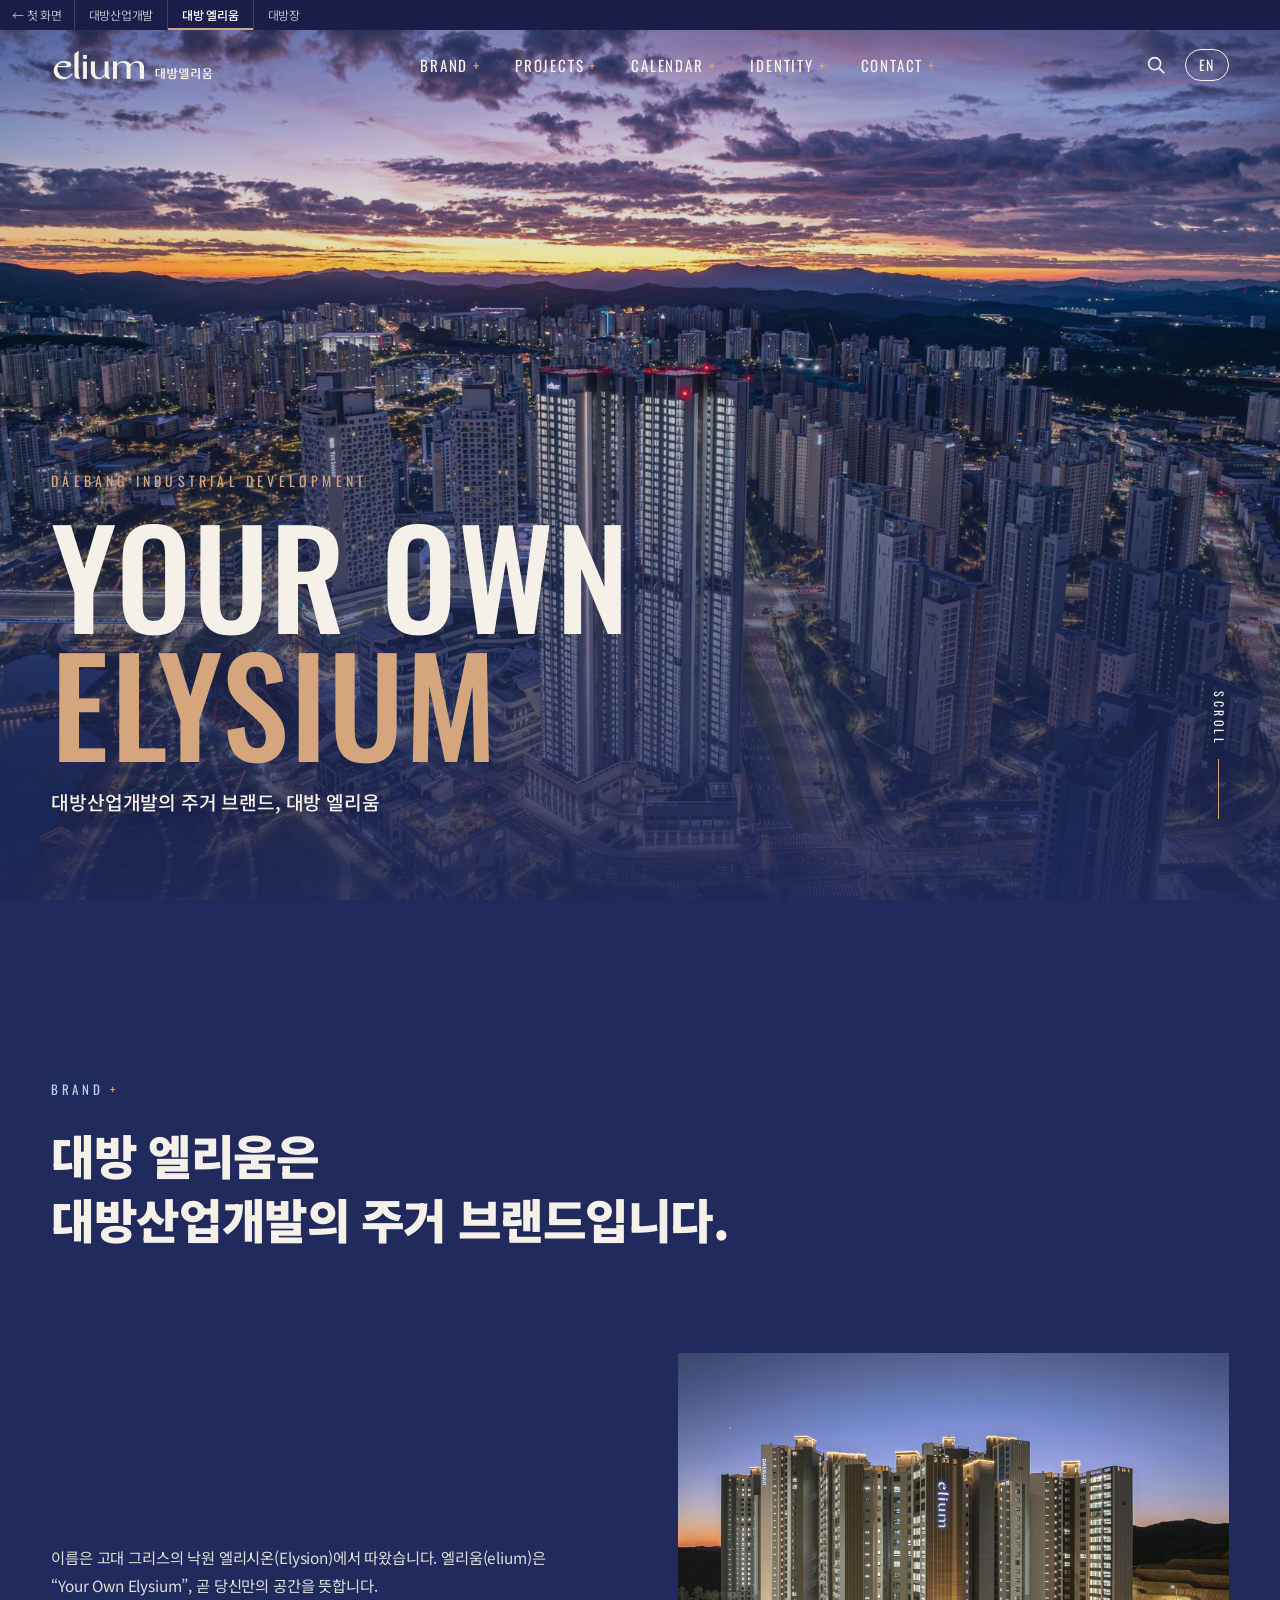
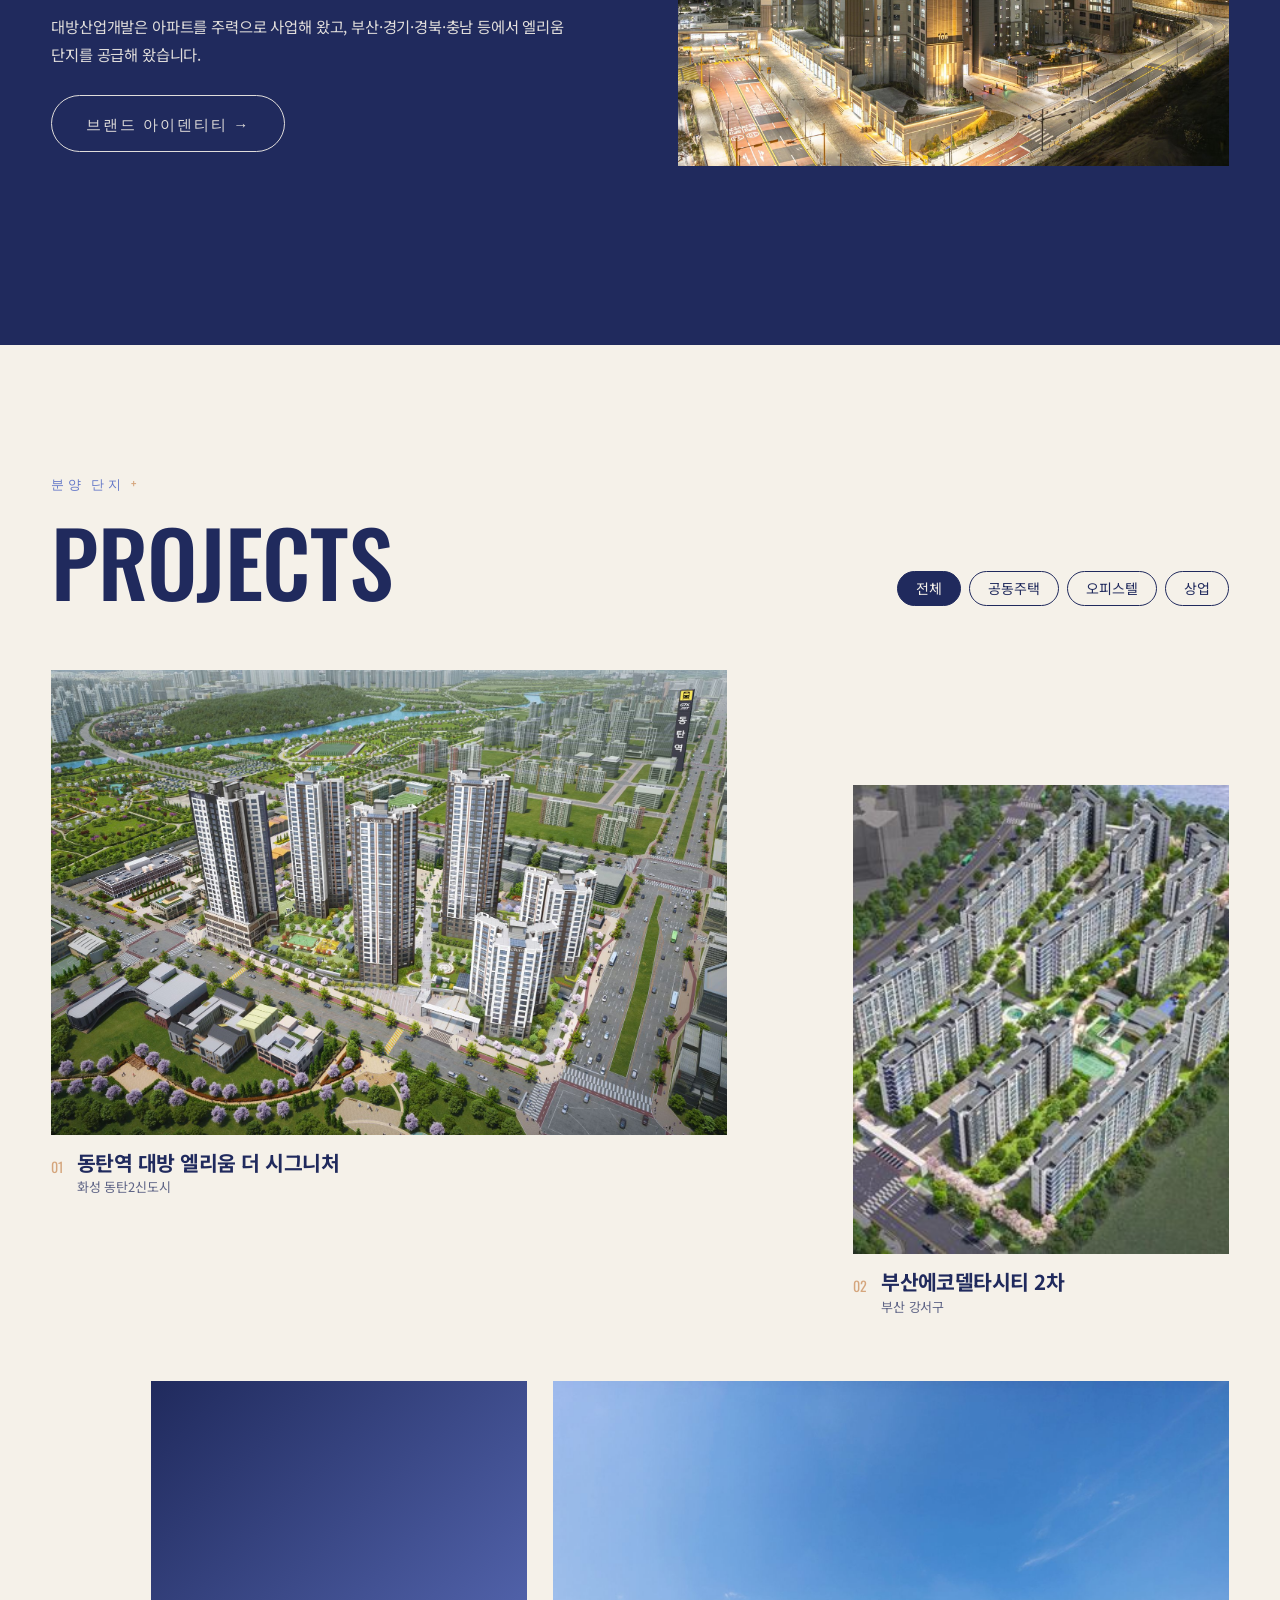
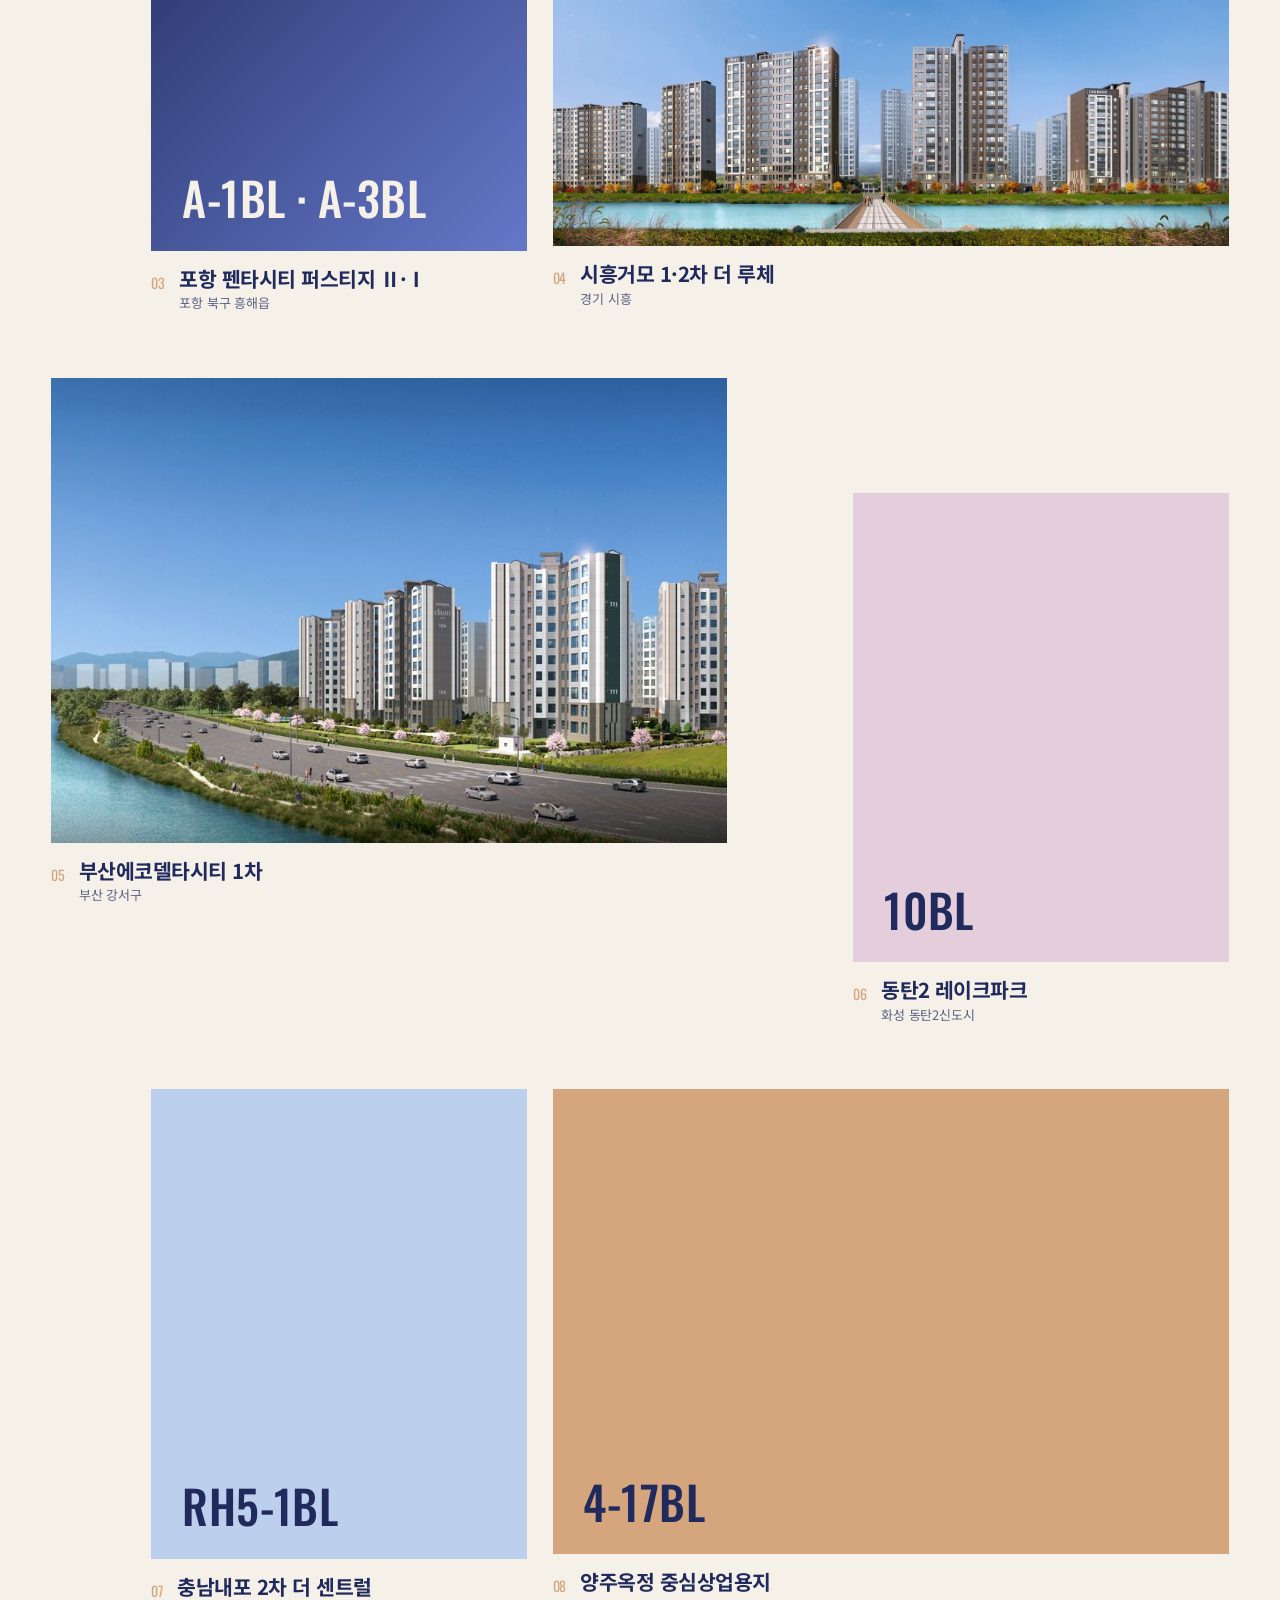
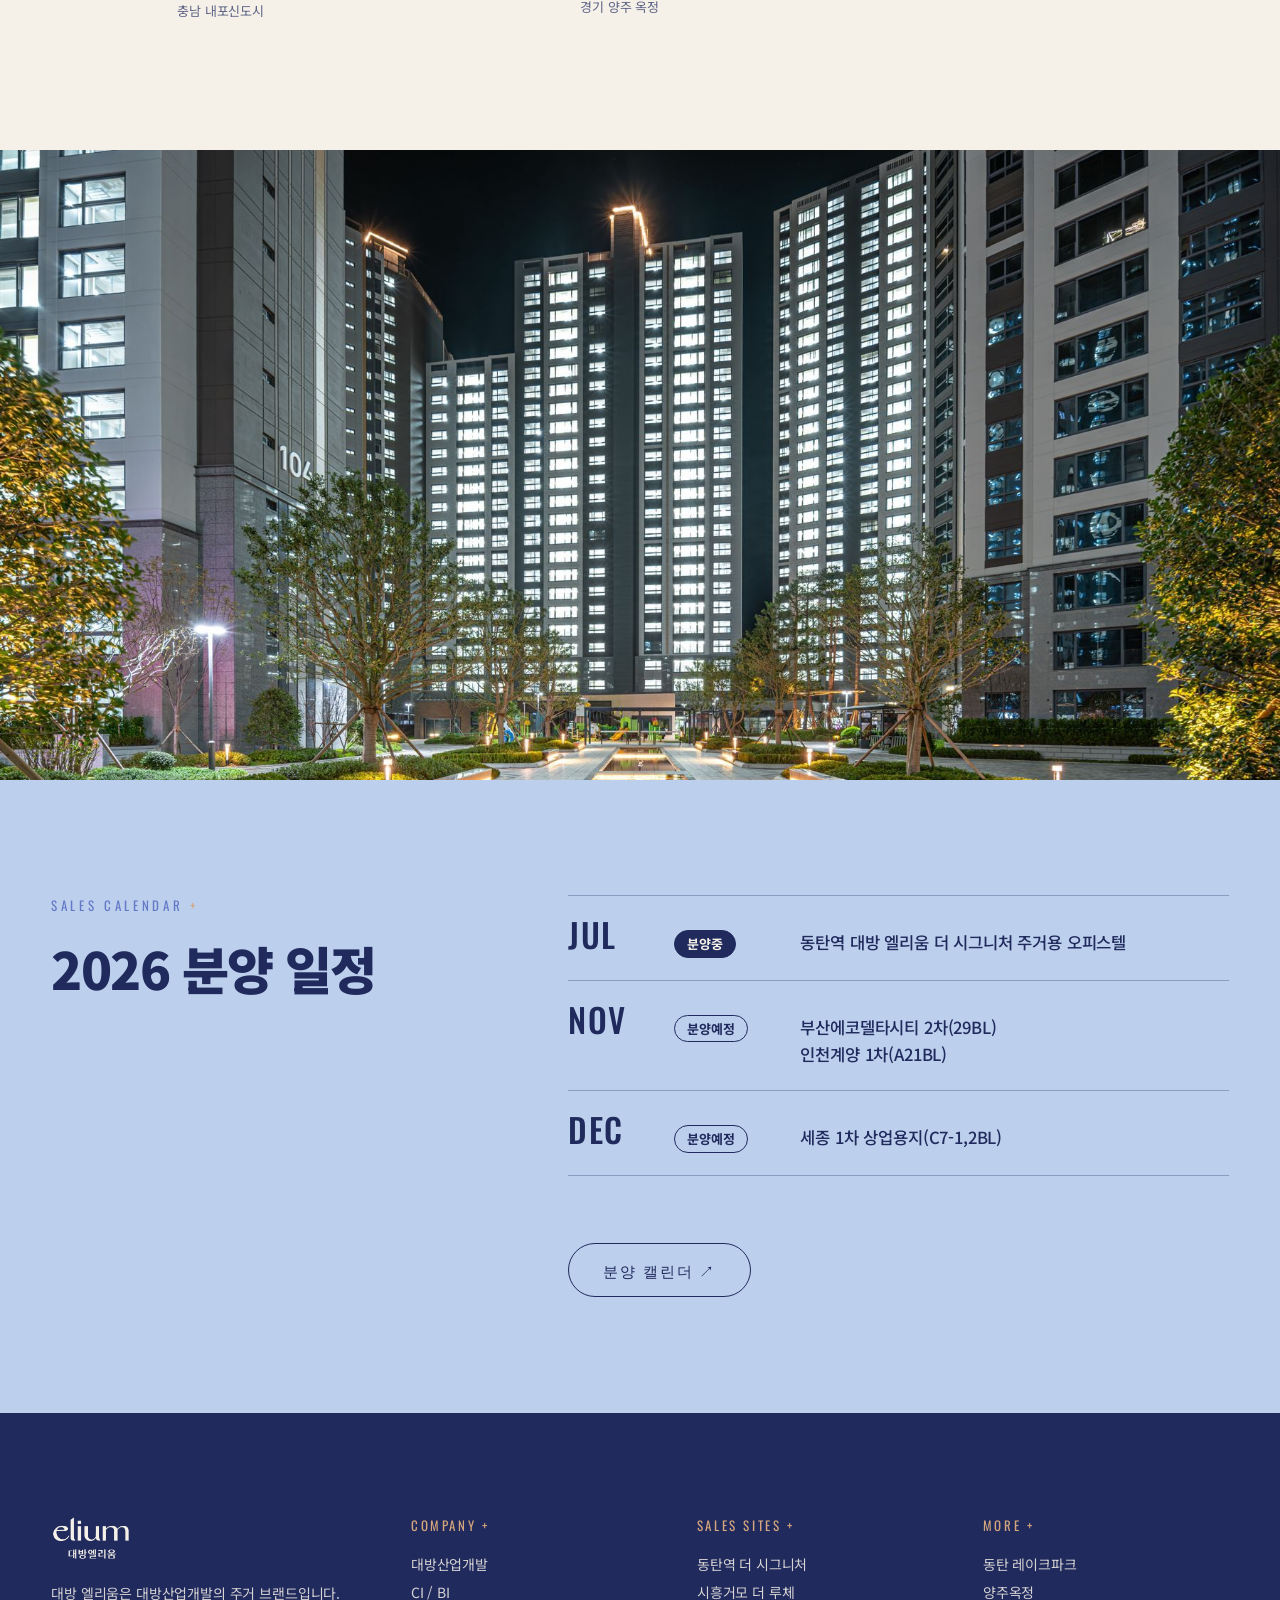
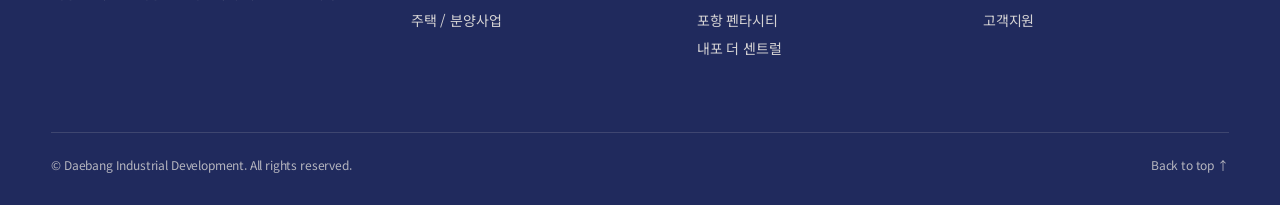
<file: elium/index.html>
<!doctype html>
<html lang="ko"><head><meta charset="utf-8"><meta name="viewport" content="width=device-width,initial-scale=1">
<title>대방 엘리움</title><meta name="description" content="대방산업개발의 주거 브랜드, 대방 엘리움 소개 사이트">
<link rel="icon" href="img/favicon.ico" sizes="any"><link rel="icon" type="image/png" sizes="32x32" href="img/favicon-32.png"><link rel="apple-touch-icon" href="img/icon.png">
<link rel="preconnect" href="https://fonts.googleapis.com"><link rel="preconnect" href="https://fonts.gstatic.com" crossorigin>
<link href="https://fonts.googleapis.com/css2?family=Noto+Sans+KR:wght@400;500;700;900&family=Oswald:wght@400;500&display=swap" rel="stylesheet">
<link rel="stylesheet" href="css/style.css"></head><body>
<a class="skip" href="#main" data-en="Skip to content">본문으로 건너뛰기</a>
<header class="hd"><a class="logo" href="index.html" aria-label="Daebang Elium"><img class="l" src="img/logo_h_w.png" alt="대방 엘리움"><img class="d" src="img/logo_h.png" alt=""></a>
<nav class="nav"><a class="m" href="index.html#brand">Brand</a><a class="m" href="index.html#projects">Projects</a><a class="m" href="index.html#calendar">Calendar</a><a class="m" href="identity.html">Identity</a><a class="m" href="index.html#contact">Contact</a></nav>
<div class="tools"><button class="sb" id="srchBtn" aria-label="Search"><svg viewBox="0 0 24 24" fill="none" stroke="currentColor" stroke-width="1.8"><circle cx="10.5" cy="10.5" r="6.5"/><path d="M15.5 15.5 21 21"/></svg></button><button id="langBtn">EN</button></div>
<button id="menuBtn" aria-label="Menu"><i></i><i></i></button></header>
<main id="main">
<section class="hero"><div class="hero-img"></div>
<div class="hero-t"><small class="os">Daebang Industrial Development</small><h1>Your Own<br><em>Elysium</em></h1>
<p data-en="Daebang Elium, the housing brand of Daebang Industrial Development.">대방산업개발의 주거 브랜드, 대방 엘리움</p></div><div class="scroll">SCROLL</div></section>

<section class="brand" id="brand"><span class="lab">Brand</span>
<h2 class="big rv" data-en="Daebang Elium is the housing brand of Daebang Industrial Development.">대방 엘리움은<br>대방산업개발의 주거 브랜드입니다.</h2>
<div class="row"><div class="rv"><p data-en="The name comes from Elysion, the paradise of ancient Greece. Elium means “Your Own Elysium”: a place that is yours.">이름은 고대 그리스의 낙원 엘리시온(Elysion)에서 따왔습니다. 엘리움(elium)은 “Your Own Elysium”, 곧 당신만의 공간을 뜻합니다.</p><p data-en="The company focuses on apartments and has supplied Elium complexes in Busan, Gyeonggi, Gyeongbuk, Chungnam and other regions.">대방산업개발은 아파트를 주력으로 사업해 왔고, 부산·경기·경북·충남 등에서 엘리움 단지를 공급해 왔습니다.</p><p style="margin-top:26px"><a class="btn" href="identity.html" data-en="Brand Identity →">브랜드 아이덴티티 →</a></p></div>
<div class="ph rv lbg"><img src="img/a3.jpg" alt="" loading="lazy"></div></div></section>

<section class="projects" id="projects"><div class="ph-h"><div><span class="lab" data-en="Projects">분양 단지</span><h2>Projects</h2></div>
<div class="flt"><button class="on" data-f="all" data-en="All">전체</button><button data-f="res" data-en="Residential">공동주택</button><button data-f="off" data-en="Officetel">오피스텔</button><button data-f="com" data-en="Commercial">상업</button></div></div>
<div class="grid" id="grid"></div></section>

<section class="band lbg"><img src="img/a5.jpg" alt="" loading="lazy"></section>

<section class="cal" id="calendar"><div class="cal-in"><div><span class="lab">Sales Calendar</span><h2 data-en="2026 Sales Schedule">2026 분양 일정</h2></div>
<ul class="cal-l"><li><b class="os">Jul</b><span class="st on" data-en="On sale">분양중</span><p data-en="Dongtan Station Elium The Signature (residential officetel)">동탄역 대방 엘리움 더 시그니처 주거용 오피스텔</p></li>
<li><b class="os">Nov</b><span class="st" data-en="Planned">분양예정</span><p data-en="Busan Eco Delta City Phase 2 (Block 29)<br>Incheon Gyeyang Phase 1 (A21BL)">부산에코델타시티 2차(29BL)<br>인천계양 1차(A21BL)</p></li>
<li><b class="os">Dec</b><span class="st" data-en="Planned">분양예정</span><p data-en="Sejong Phase 1 commercial site (C7-1, 2BL)">세종 1차 상업용지(C7-1,2BL)</p></li></ul>
<p class="cal-n"><a class="btn" href="https://www.db-dvp.co.kr/business/calendar" target="_blank" rel="noopener" data-en="Sales calendar ↗">분양 캘린더 ↗</a></p></div></section>
</main>
<footer class="ft" id="contact"><div class="cols">
<div class="fl"><img src="img/logo_v_w.png" alt="대방 엘리움"><p data-en="Elium is the housing brand of Daebang Industrial Development.">대방 엘리움은 대방산업개발의 주거 브랜드입니다.</p></div>
<div><h4>Company</h4><ul><li><a href="../dvp/" data-en="Daebang Industrial Development">대방산업개발</a></li><li><a href="https://www.db-dvp.co.kr/company/ci" target="_blank" rel="noopener">CI / BI</a></li><li><a href="https://www.db-dvp.co.kr/business/sell" target="_blank" rel="noopener" data-en="Housing &amp; Sales">주택 / 분양사업</a></li></ul></div>
<div><h4>Sales Sites</h4><ul><li><a href="http://elium-dt2.co.kr/new/html/main/main.php" target="_blank" rel="noopener" data-en="Dongtan Station The Signature">동탄역 더 시그니처</a></li><li><a href="https://elium-gm.co.kr" target="_blank" rel="noopener" data-en="Siheung Geomo The Luce">시흥거모 더 루체</a></li><li><a href="http://elium-pohang.co.kr/" target="_blank" rel="noopener" data-en="Pohang Penta City">포항 펜타시티</a></li><li><a href="http://elium-np2.co.kr/" target="_blank" rel="noopener" data-en="Naepo The Central">내포 더 센트럴</a></li></ul></div>
<div><h4>More</h4><ul><li><a href="http://www.elium-dt.co.kr/" target="_blank" rel="noopener" data-en="Dongtan Lake Park">동탄 레이크파크</a></li><li><a href="http://elium-yj.co.kr/" target="_blank" rel="noopener" data-en="Yangju Okjeong">양주옥정</a></li><li><a href="https://www.db-dvp.co.kr/" target="_blank" rel="noopener" data-en="Customer support">고객지원</a></li></ul></div>
</div><div class="bt"><span>© Daebang Industrial Development. All rights reserved.</span><a href="#main">Back to top ↑</a></div></footer>
<script src="js/data.js"></script><script src="js/i18n.js"></script><script src="js/search.js"></script><script src="js/lightbox.js"></script><script src="js/main.js"></script>
<script src="../gnav.js"></script>
</body></html>
</file>
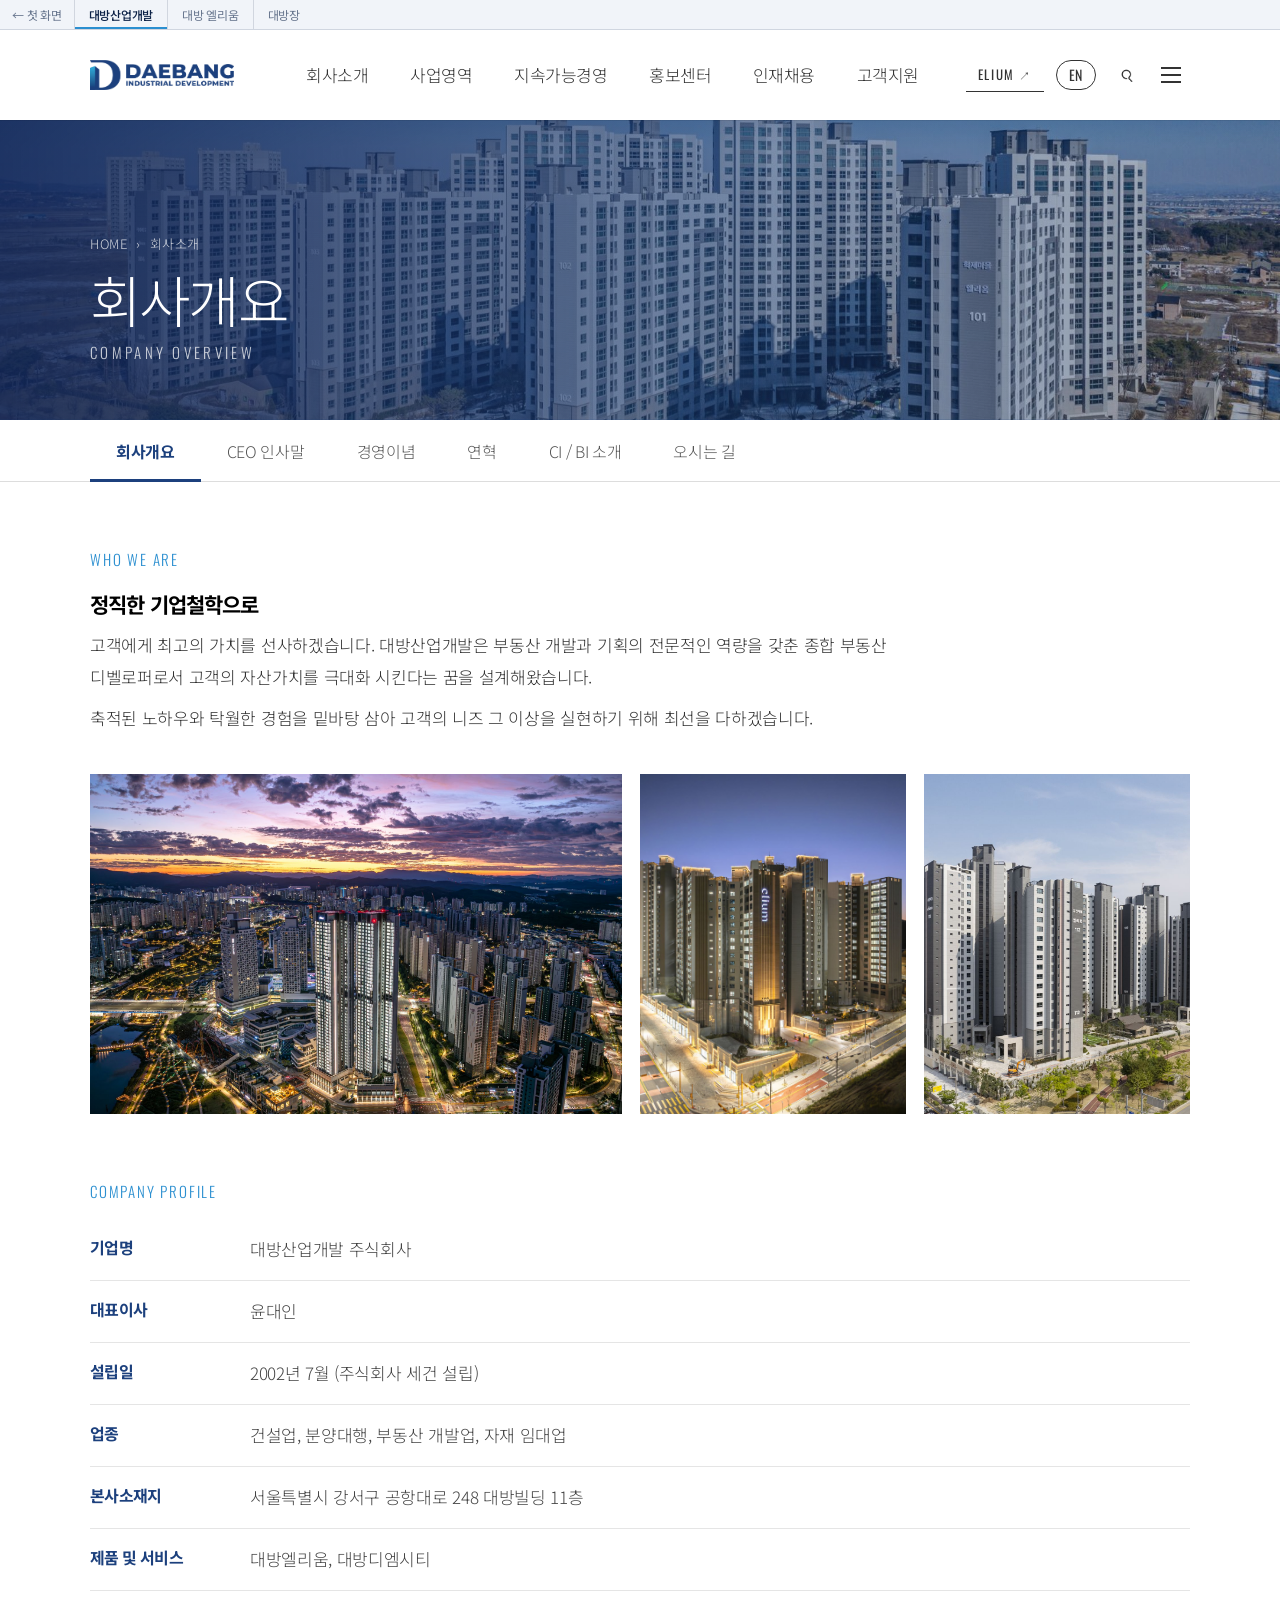
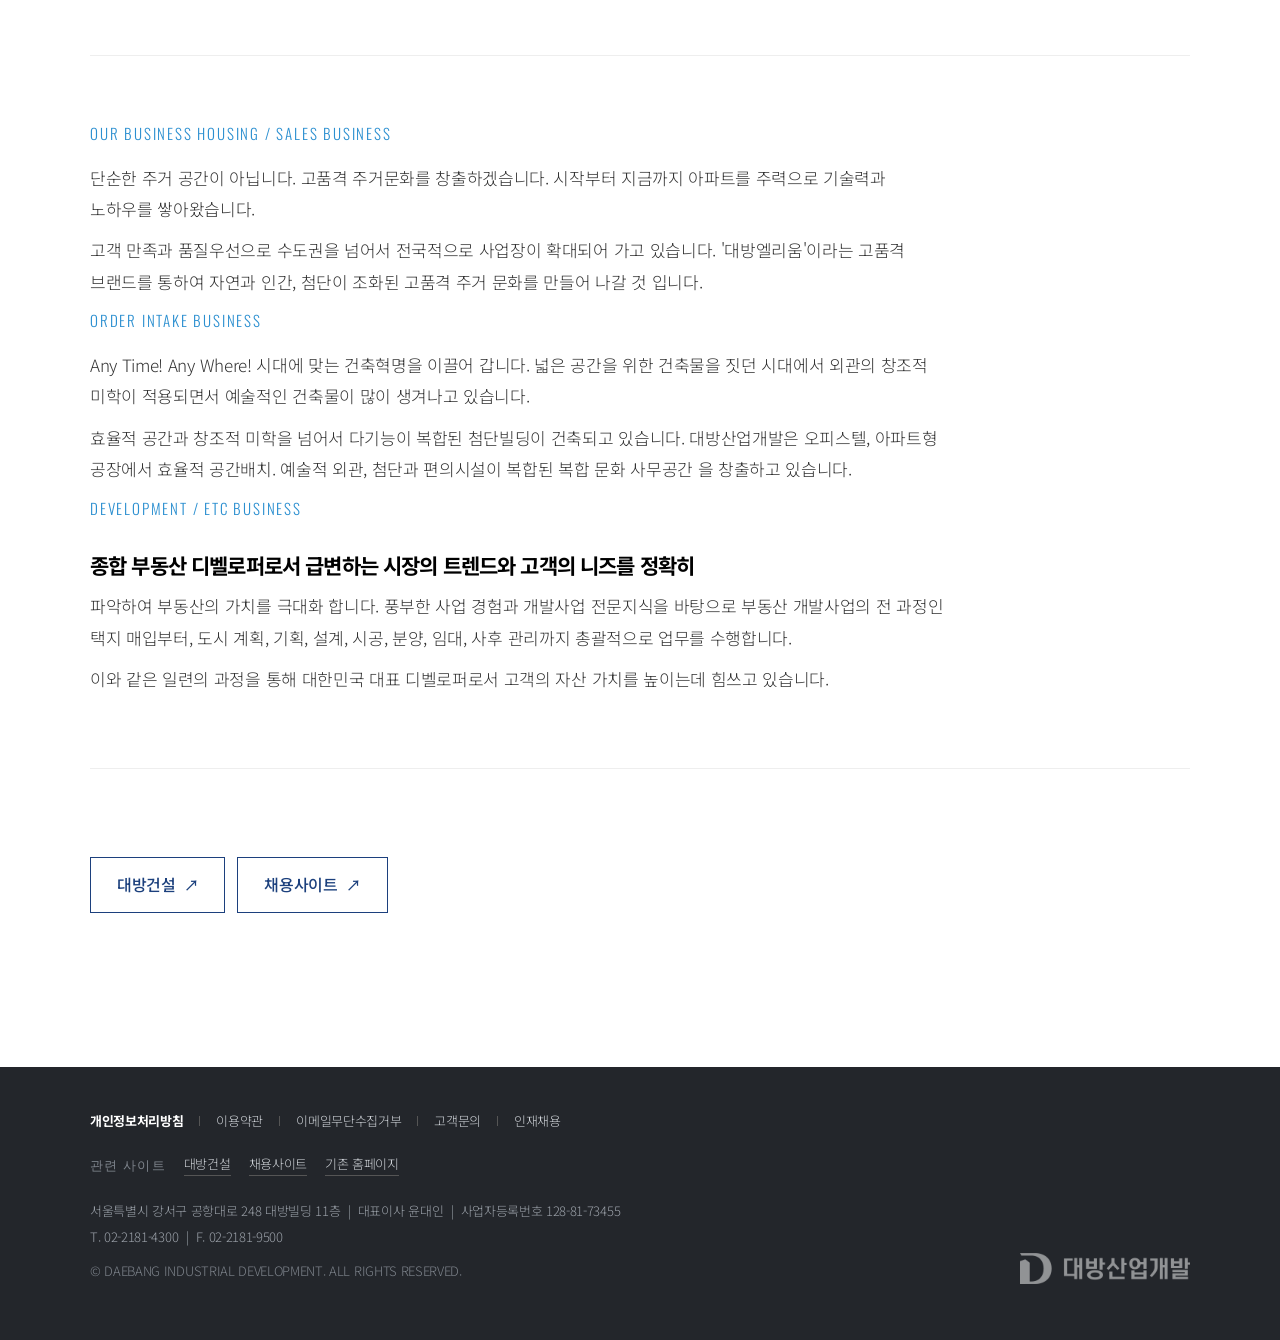
<file: sub.html>
<!DOCTYPE html><html lang="ko"><head><meta charset="utf-8"><title>대방산업개발</title>
<meta http-equiv="refresh" content="0;url=dvp/sub.html"><script>location.replace('dvp/sub.html'+location.search)</script></head><body><a href="dvp/">대방산업개발 홈페이지로 이동</a></body></html>
</file>
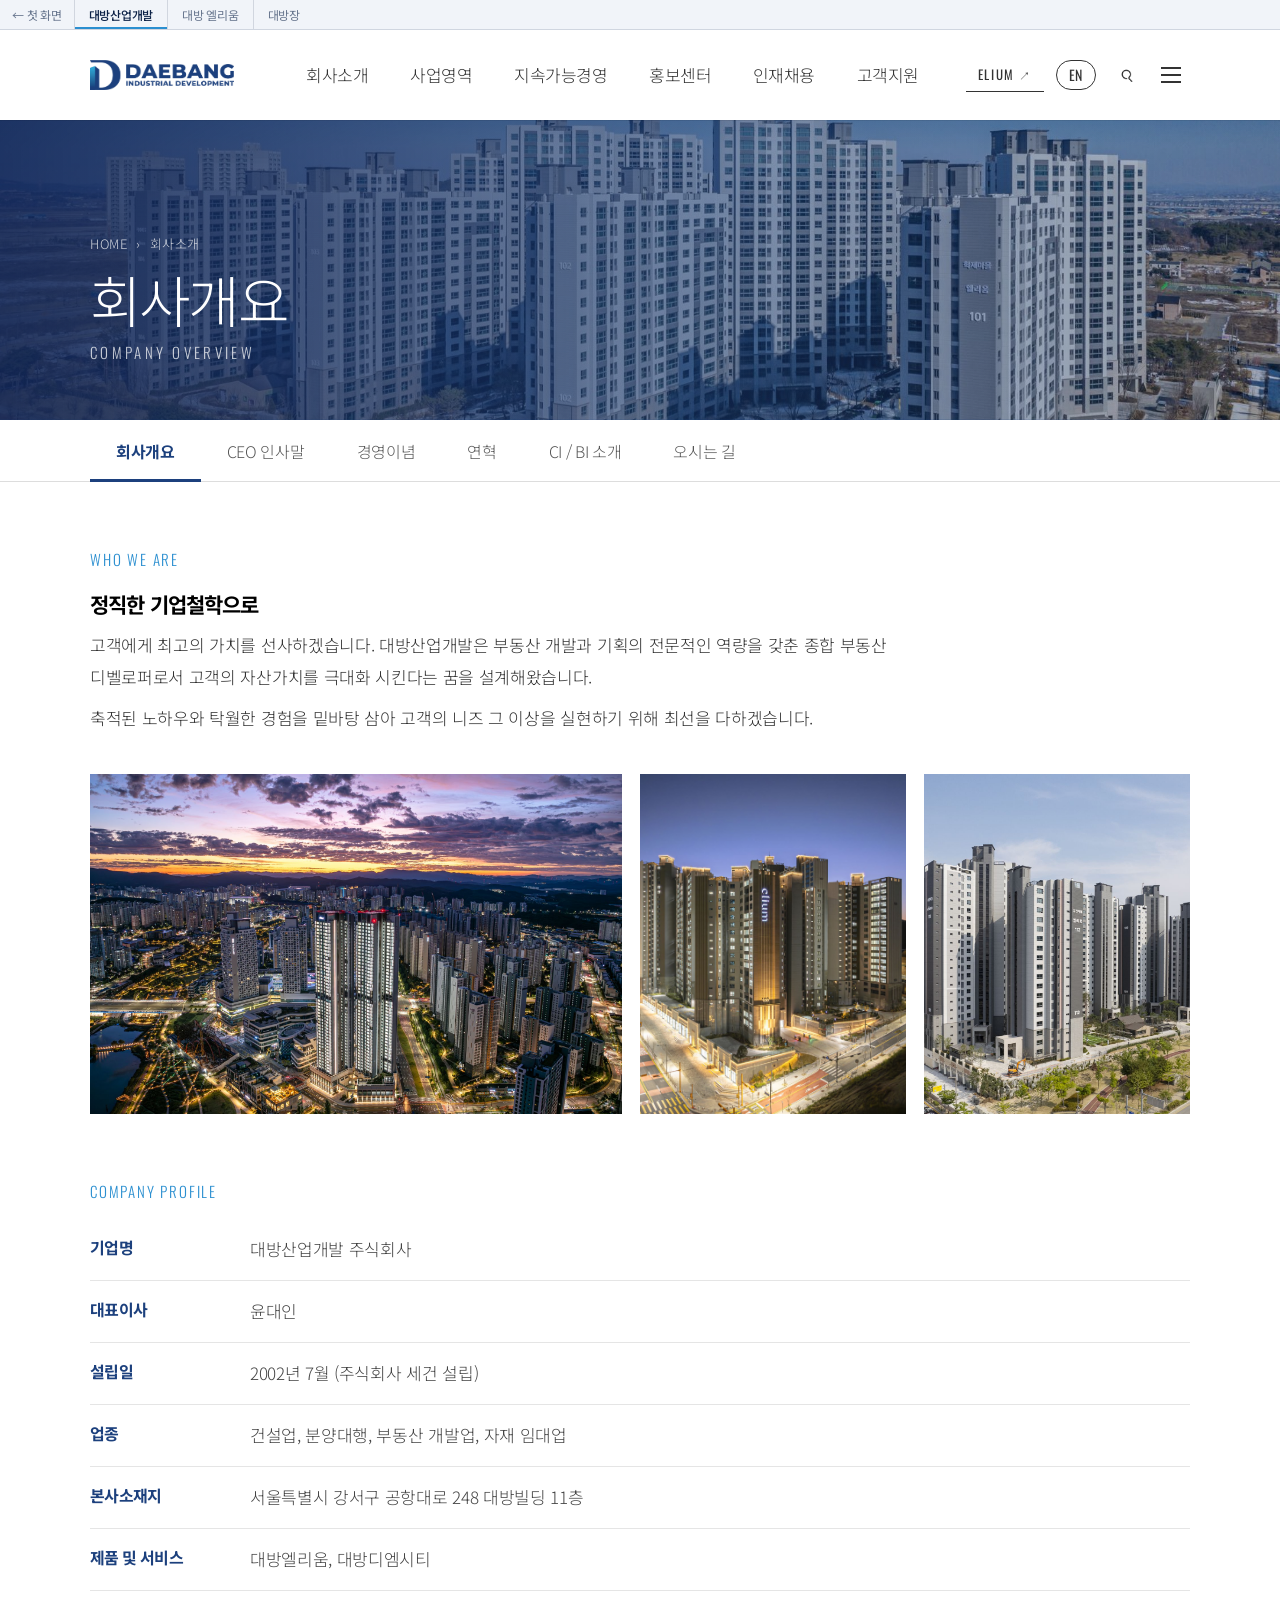
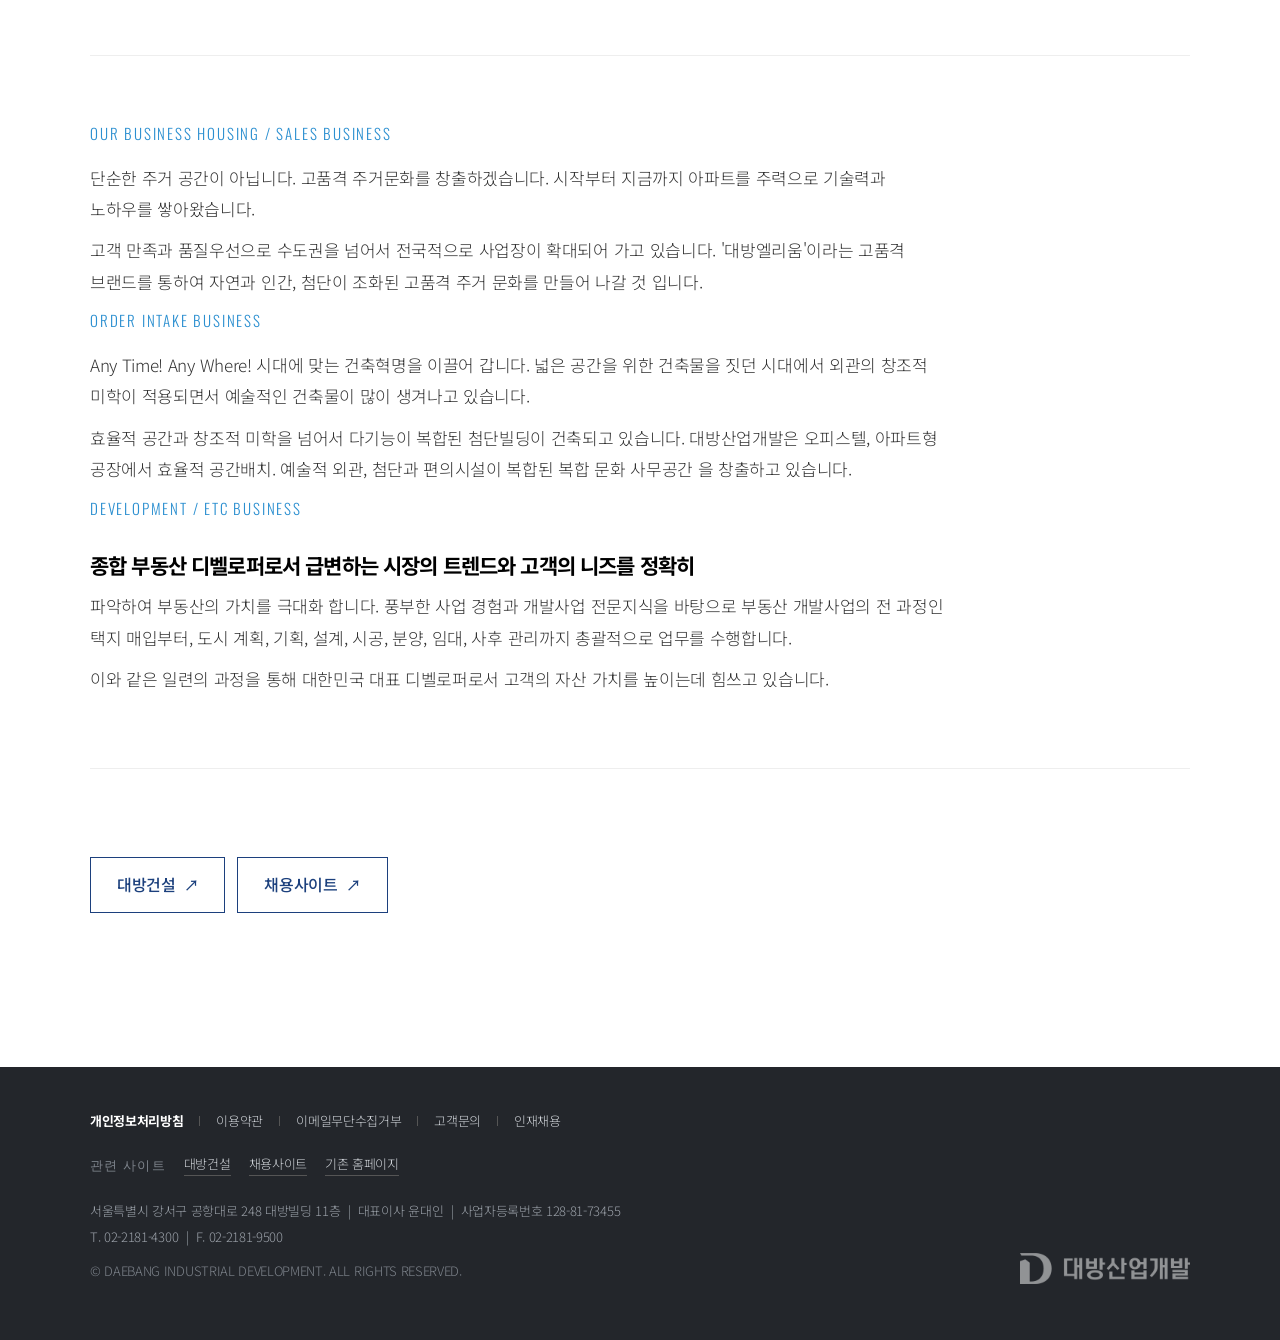
<file: dvp/sub.html>
<!DOCTYPE html>
<html lang="ko">
<head>
<meta charset="utf-8">
<meta name="viewport" content="width=device-width, initial-scale=1">
<title>대방산업개발</title>
<meta name="description" content="대방산업개발 공식 홈페이지. 주택·분양, 수주, 개발 사업을 영위하는 종합 디벨로퍼.">
<meta name="theme-color" content="#1c407d">
<link rel="icon" href="assets/img/favicon.ico" sizes="any">
<link rel="apple-touch-icon" href="assets/img/icon.png">
<link rel="preconnect" href="https://fonts.googleapis.com">
<link rel="preconnect" href="https://fonts.gstatic.com" crossorigin>
<link href="https://fonts.googleapis.com/css2?family=Noto+Sans+KR:wght@300;400;500;700&family=Oswald:wght@300;400&family=Montserrat:wght@700;800&display=swap" rel="stylesheet">
<link rel="stylesheet" href="css/style.css">
<link rel="stylesheet" href="css/sub.css">
<link rel="stylesheet" href="css/extra.css">
<script>document.documentElement.className+=' js'</script>
</head>
<body class="is-sub">
<a class="skip" href="#content">본문으로 건너뛰기</a>
<!-- HEADER -->
<header class="header" id="header">
  <div class="header-warp">
    <div class="header-inner">
      <a class="logo" href="./" aria-label="DAEBANG INDUSTRIAL DEVELOPMENT 대방산업개발">
        <img class="logo-w" src="assets/img/logo_en_w.png" alt="DAEBANG INDUSTRIAL DEVELOPMENT">
        <img class="logo-c" src="assets/img/logo_en.png" alt="" aria-hidden="true">
      </a>
      <nav class="gnb" aria-label="주 메뉴">
        <ul>
          <li><a href="sub.html?p=company/overview">회사소개</a>
            <div class="sub"><a href="sub.html?p=company/overview">회사개요</a><a href="sub.html?p=company/ceo">CEO 인사말</a><a href="sub.html?p=company/philosophy">경영이념</a><a href="sub.html?p=company/history_a">연혁</a><a href="sub.html?p=company/ci">CI / BI 소개</a><a href="sub.html?p=company/contact">오시는 길</a></div></li>
          <li><a href="sub.html?p=business/calendar">사업영역</a>
            <div class="sub"><a href="sub.html?p=business/calendar">분양 캘린더</a><a href="sub.html?p=business/sell">주택 / 분양사업</a><a href="sub.html?p=business/order">수주 사업</a><a href="sub.html?p=business/development">개발 사업</a><a href="sub.html?p=business/fnb">F&amp;B 사업</a><a href="sub.html?p=business/etc">기타 사업</a></div></li>
          <li><a href="sub.html?p=op/quality">지속가능경영</a>
            <div class="sub"><a href="sub.html?p=op/quality">품질경영</a><a href="sub.html?p=op/ethics">윤리경영</a><a href="sub.html?p=op/social">사회공헌</a><a href="sub.html?p=op/winwin">상생경영</a><a href="sub.html?p=op/safe">안전/보건경영</a></div></li>
          <li><a href="sub.html?p=pr/news">홍보센터</a>
            <div class="sub"><a href="sub.html?p=pr/news">뉴스</a><a href="sub.html?p=pr/media">언론 속 대방</a></div></li>
          <li><a href="sub.html?p=recruit/recruit">인재채용</a>
            <div class="sub"><a href="sub.html?p=recruit/recruit">인재상</a><a href="sub.html?p=recruit/system">인사제도</a><a href="sub.html?p=recruit/process">채용절차</a><a href="sub.html?p=recruit/apply">공고 및 지원</a></div></li>
          <li><a href="sub.html?p=cs/guide">고객지원</a>
            <div class="sub"><a href="sub.html?p=cs/guide">고객지원 안내</a><a href="sub.html?p=cs/faq">FAQ</a><a href="sub.html?p=cs/wish">관심고객등록</a><a href="sub.html?p=cs/customer">고객문의</a><a href="sub.html?p=cs/flaw">하자문의</a></div></li>
        </ul>
      </nav>
      <div class="util">
        <a class="util-el" href="../elium/" title="대방 엘리움">ELIUM <i>↗</i></a><button class="util-en" id="langBtn" type="button" aria-label="English / 한국어">EN</button>
        <button class="util-btn" id="srchBtn" aria-label="검색" data-en-aria="Search"><img src="assets/img/ic_search.png" alt=""></button>
        <button class="util-btn util-menu" id="menuBtn" aria-label="전체메뉴"><span></span><span></span><span></span></button>
      </div>
    </div>
  </div>
  <div class="gnb-bg"></div>
</header>

<!-- FULL MENU -->
<div class="full" id="full" aria-hidden="true">
  <button class="full-x" id="fullX" aria-label="닫기"></button>
  <div class="full-in">
    <dl><dt>회사소개</dt><dd><a href="sub.html?p=company/overview">회사개요</a><a href="sub.html?p=company/ceo">CEO 인사말</a><a href="sub.html?p=company/philosophy">경영이념</a><a href="sub.html?p=company/history_a">연혁</a><a href="sub.html?p=company/ci">CI / BI 소개</a><a href="sub.html?p=company/contact">오시는 길</a></dd></dl>
    <dl><dt>사업영역</dt><dd><a href="sub.html?p=business/calendar">분양 캘린더</a><a href="sub.html?p=business/sell">주택 / 분양사업</a><a href="sub.html?p=business/order">수주 사업</a><a href="sub.html?p=business/development">개발 사업</a><a href="sub.html?p=business/fnb">F&amp;B 사업</a><a href="sub.html?p=business/etc">기타 사업</a></dd></dl>
    <dl><dt>지속가능경영</dt><dd><a href="sub.html?p=op/quality">품질경영</a><a href="sub.html?p=op/ethics">윤리경영</a><a href="sub.html?p=op/social">사회공헌</a><a href="sub.html?p=op/winwin">상생경영</a><a href="sub.html?p=op/safe">안전/보건경영</a></dd></dl>
    <dl><dt>홍보센터</dt><dd><a href="sub.html?p=pr/news">뉴스</a><a href="sub.html?p=pr/media">언론 속 대방</a></dd></dl>
    <dl><dt>인재채용</dt><dd><a href="sub.html?p=recruit/recruit">인재상</a><a href="sub.html?p=recruit/system">인사제도</a><a href="sub.html?p=recruit/process">채용절차</a><a href="sub.html?p=recruit/apply">공고 및 지원</a></dd></dl>
    <dl><dt>고객지원</dt><dd><a href="sub.html?p=cs/guide">고객지원 안내</a><a href="sub.html?p=cs/faq">FAQ</a><a href="sub.html?p=cs/wish">관심고객등록</a><a href="sub.html?p=cs/customer">고객문의</a><a href="sub.html?p=cs/flaw">하자문의</a></dd></dl>
  </div>
</div>

<main id="content">
<div class="sub-visual" id="subvis"><div class="sv-bg" id="svbg"></div><div class="row-warp"><p class="crumb" id="crumb"></p><h1 id="ttl"></h1></div></div>
<nav class="sub-tab" id="tabs" aria-label="하위 메뉴"><div class="row-warp"></div></nav>
<div class="sub-body"><div class="row-warp" id="body"></div></div>
</main>
<!-- FOOTER -->
<footer class="footer">
  <div class="row-warp">
    <ul class="f-links">
      <li><a href="https://www.db-dvp.co.kr/"><b>개인정보처리방침</b></a></li>
      <li><a href="https://www.db-dvp.co.kr/">이용약관</a></li>
      <li><a href="https://www.db-dvp.co.kr/">이메일무단수집거부</a></li>
      <li><a href="sub.html?p=cs/customer">고객문의</a></li>
      <li><a href="sub.html?p=recruit/apply">인재채용</a></li>
    </ul>
    <div class="fam"><span data-en="FAMILY SITE">관련 사이트</span>
        <a href="https://www.dbcons.co.kr/" target="_blank" rel="noopener" data-en="Daebang E&amp;C">대방건설</a>
        <a href="https://daebang.recruiter.co.kr" target="_blank" rel="noopener" data-en="Careers">채용사이트</a>
        <a href="https://www.db-dvp.co.kr/" target="_blank" rel="noopener" data-en="Original site">기존 홈페이지</a></div>
    <div class="f-row">
      <div class="f-info">
        <p data-en="11F Daebang Bldg., 248 Gonghang-daero, Gangseo-gu, Seoul &nbsp;|&nbsp; CEO Yoon Dae-in &nbsp;|&nbsp; Business Reg. No. 128-81-73455">서울특별시 강서구 공항대로 248 대방빌딩 11층 &nbsp;|&nbsp; 대표이사 윤대인 &nbsp;|&nbsp; 사업자등록번호 128-81-73455</p>
        <p>T. 02-2181-4300 &nbsp;|&nbsp; F. 02-2181-9500</p>
        <p class="f-copy">© DAEBANG INDUSTRIAL DEVELOPMENT. ALL RIGHTS RESERVED.</p>
      </div>
      <img class="f-logo" src="assets/img/logo_kr_w.png" alt="대방산업개발">
    </div>
  </div>
</footer>

<a class="to-top" id="toTop" href="#content" aria-label="맨 위로"><i></i><span>TOP</span></a>

<script src="js/pages.js"></script>
<script src="js/pages_en.js"></script>
<script src="js/i18n.js"></script>
<script src="js/main.js"></script>
<script src="js/sub.js"></script>
<script src="js/search.js"></script>
<script src="js/lightbox.js"></script>
<script src="../gnav.js"></script>
</body>
</html>
</file>
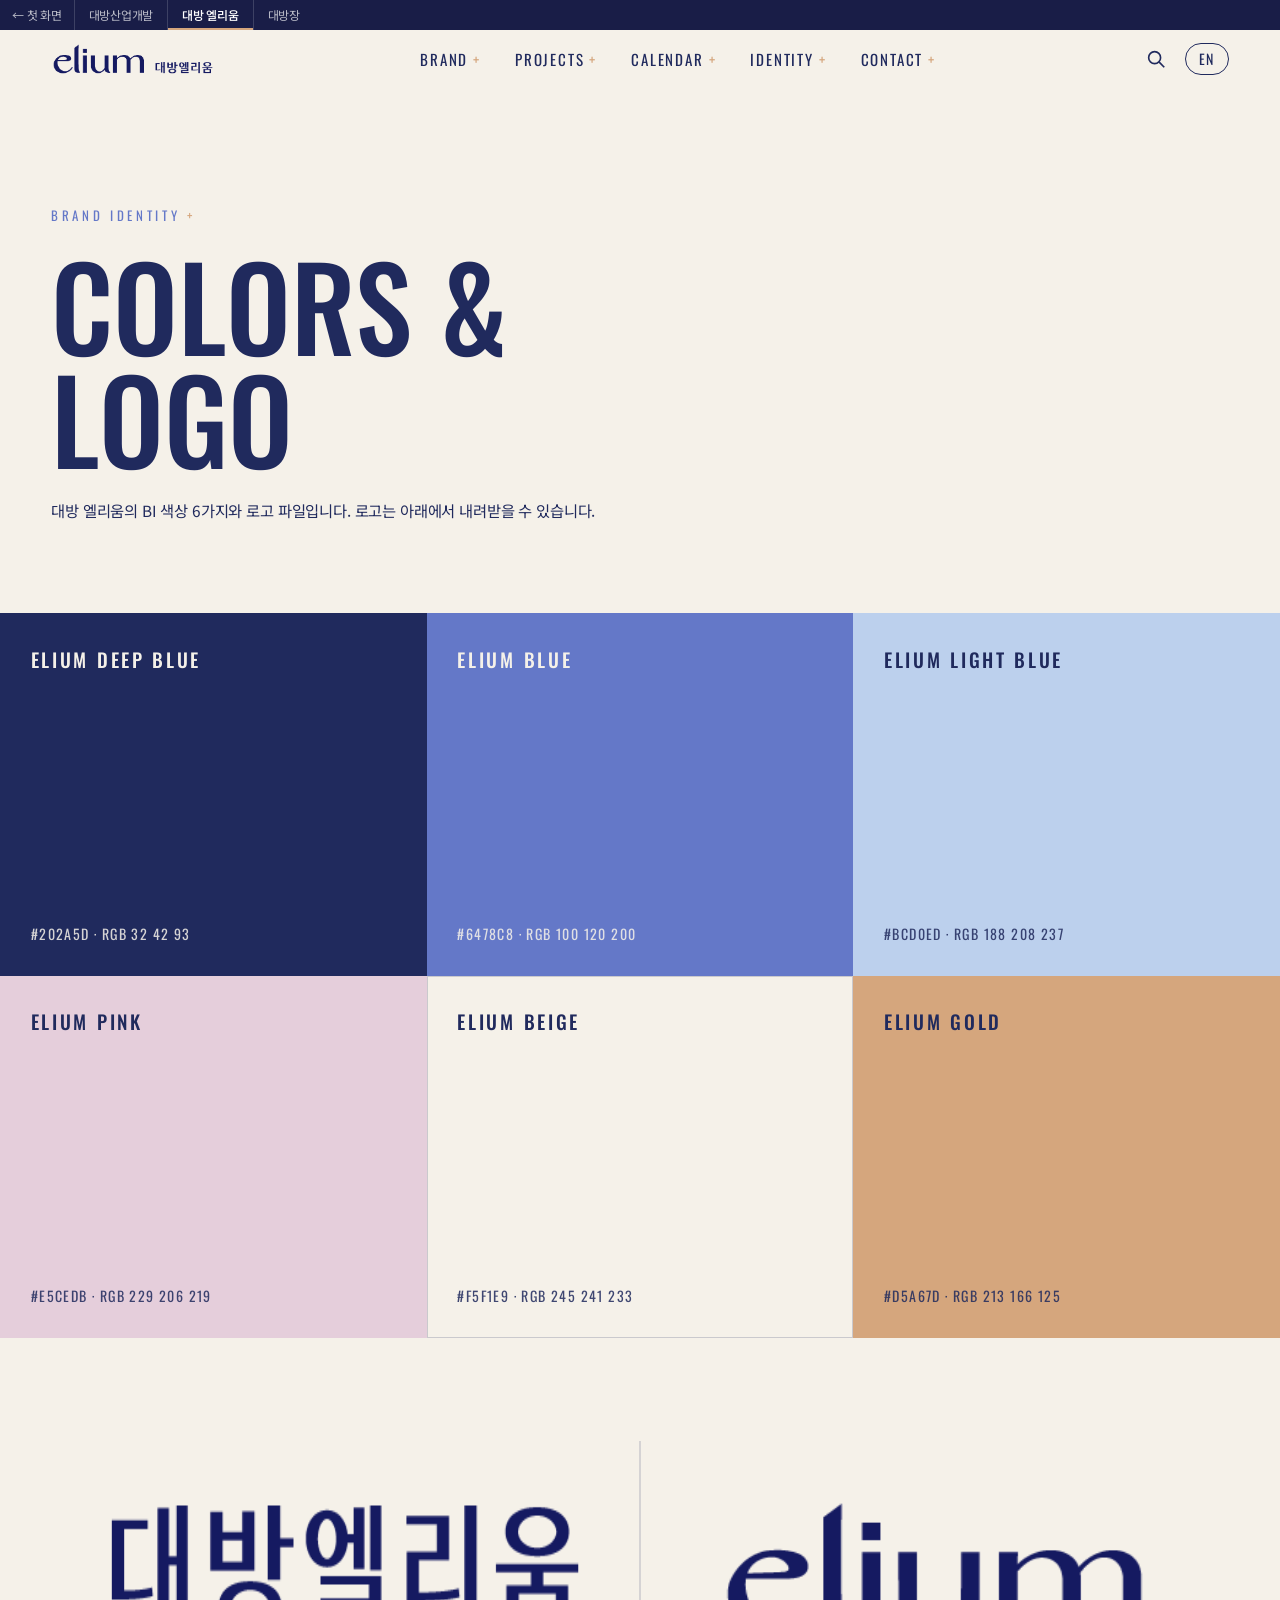
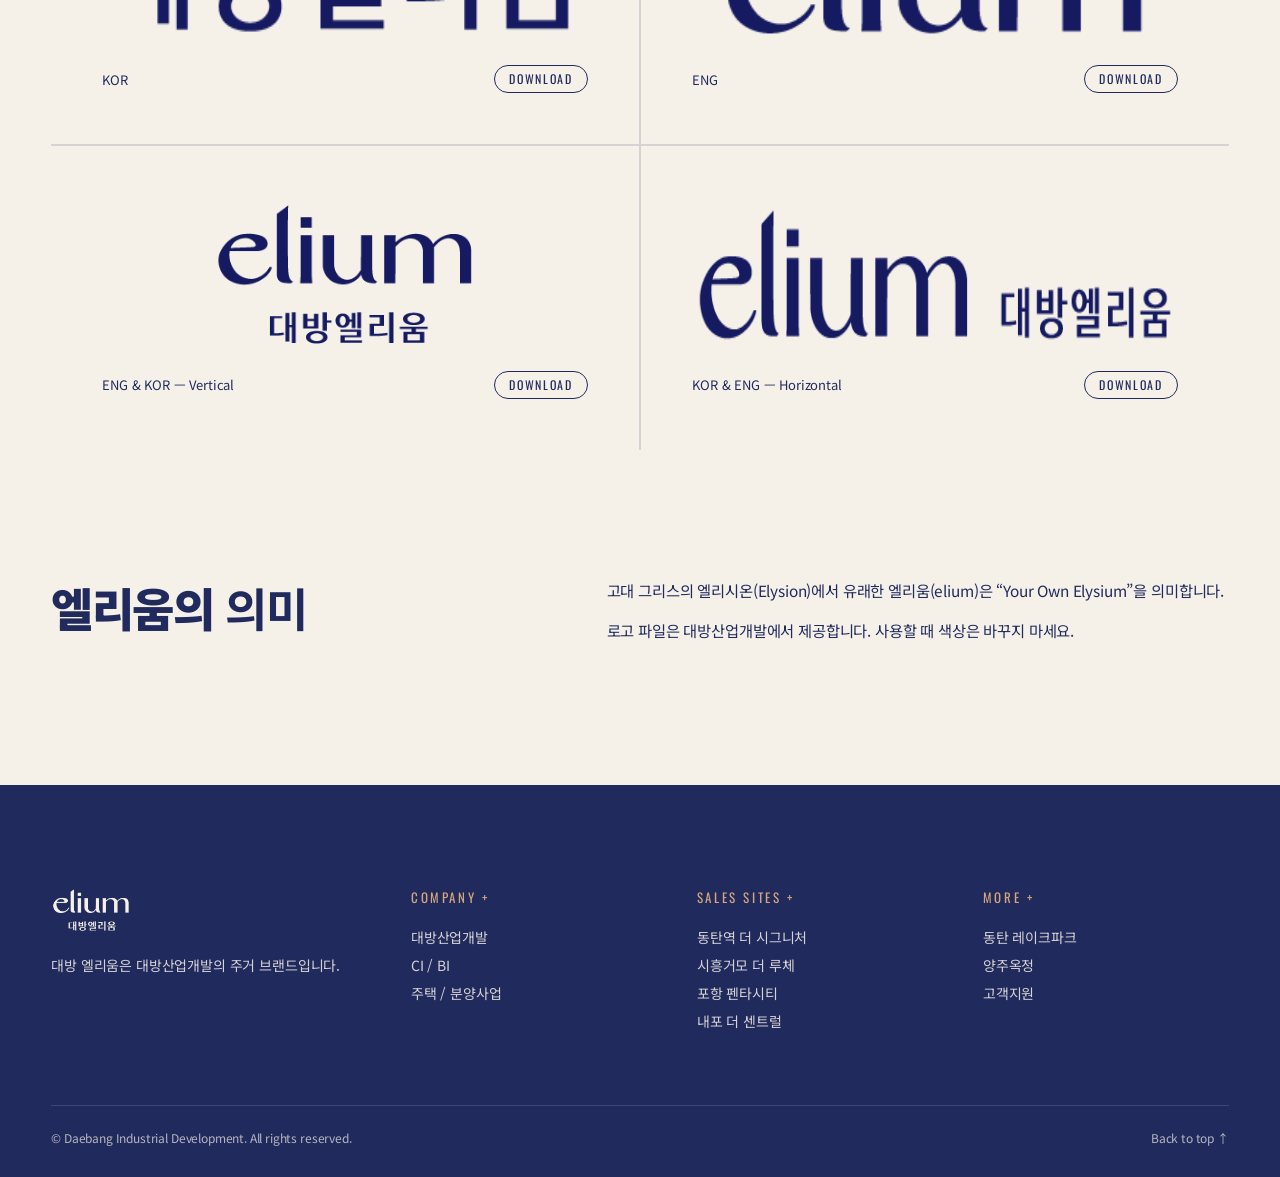
<file: elium/identity.html>
<!doctype html>
<html lang="ko"><head><meta charset="utf-8"><meta name="viewport" content="width=device-width,initial-scale=1">
<title>Identity | 대방 엘리움</title><meta name="description" content="대방산업개발의 주거 브랜드, 대방 엘리움 소개 사이트">
<link rel="icon" href="img/favicon.ico" sizes="any"><link rel="icon" type="image/png" sizes="32x32" href="img/favicon-32.png"><link rel="apple-touch-icon" href="img/icon.png">
<link rel="preconnect" href="https://fonts.googleapis.com"><link rel="preconnect" href="https://fonts.gstatic.com" crossorigin>
<link href="https://fonts.googleapis.com/css2?family=Noto+Sans+KR:wght@400;500;700;900&family=Oswald:wght@400;500&display=swap" rel="stylesheet">
<link rel="stylesheet" href="css/style.css"></head><body>
<a class="skip" href="#main" data-en="Skip to content">본문으로 건너뛰기</a>
<header class="hd pg"><a class="logo" href="index.html" aria-label="Daebang Elium"><img class="l" src="img/logo_h_w.png" alt="대방 엘리움"><img class="d" src="img/logo_h.png" alt=""></a>
<nav class="nav"><a class="m" href="index.html#brand">Brand</a><a class="m" href="index.html#projects">Projects</a><a class="m" href="index.html#calendar">Calendar</a><a class="m" href="identity.html">Identity</a><a class="m" href="index.html#contact">Contact</a></nav>
<div class="tools"><button class="sb" id="srchBtn" aria-label="Search"><svg viewBox="0 0 24 24" fill="none" stroke="currentColor" stroke-width="1.8"><circle cx="10.5" cy="10.5" r="6.5"/><path d="M15.5 15.5 21 21"/></svg></button><button id="langBtn">EN</button></div>
<button id="menuBtn" aria-label="Menu"><i></i><i></i></button></header>
<main id="main">


<section class="id-hero"><span class="lab">Brand Identity</span><h1>Colors &amp;<br>Logo</h1><p data-en="The six brand colours and the logo files of Daebang Elium. Logos can be downloaded below.">대방 엘리움의 BI 색상 6가지와 로고 파일입니다. 로고는 아래에서 내려받을 수 있습니다.</p></section>
<div class="sw"><div style="background:#202A5D;color:#F5F1E9;"><b>ELIUM DEEP BLUE</b><span>#202A5D · RGB 32 42 93</span></div><div style="background:#6478C8;color:#F5F1E9;"><b>ELIUM BLUE</b><span>#6478C8 · RGB 100 120 200</span></div><div style="background:#BCD0ED;color:#202A5D;"><b>ELIUM LIGHT BLUE</b><span>#BCD0ED · RGB 188 208 237</span></div><div style="background:#E5CEDB;color:#202A5D;"><b>ELIUM PINK</b><span>#E5CEDB · RGB 229 206 219</span></div><div style="background:#F5F1E9;color:#202A5D;box-shadow:inset 0 0 0 1px rgba(32,42,93,.2)"><b>ELIUM BEIGE</b><span>#F5F1E9 · RGB 245 241 233</span></div><div style="background:#D5A67D;color:#202A5D;"><b>ELIUM GOLD</b><span>#D5A67D · RGB 213 166 125</span></div></div>
<div class="logos"><figure><img src="img/logo_kr.png" alt="KOR"><figcaption><span>KOR</span><a class="dl" target="_blank" rel="noopener" href="https://www.db-dvp.co.kr/resources/download/elium_logo_kr.png">DOWNLOAD</a></figcaption></figure><figure><img src="img/logo_en.png" alt="ENG"><figcaption><span>ENG</span><a class="dl" target="_blank" rel="noopener" href="https://www.db-dvp.co.kr/resources/download/elium_logo_eng.png">DOWNLOAD</a></figcaption></figure><figure><img src="img/logo_v.png" alt="ENG & KOR — Vertical"><figcaption><span>ENG & KOR — Vertical</span><a class="dl" target="_blank" rel="noopener" href="https://www.db-dvp.co.kr/resources/download/elium_logo_eng%26kr_%EC%84%B8%EB%A1%9C%ED%98%95.png">DOWNLOAD</a></figcaption></figure><figure><img src="img/logo_h.png" alt="KOR & ENG — Horizontal"><figcaption><span>KOR & ENG — Horizontal</span><a class="dl" target="_blank" rel="noopener" href="https://www.db-dvp.co.kr/resources/download/elium_logo_kr%26eng_%EA%B0%80%EB%A1%9C%ED%98%95.png">DOWNLOAD</a></figcaption></figure></div>
<section class="ety"><h2 class="rv" data-en="Meaning of <b>Elium</b>">엘리움의 <b>의미</b></h2><div class="rv"><p data-en="Elium comes from Elysion in ancient Greece and means “Your Own Elysium”.">고대 그리스의 엘리시온(Elysion)에서 유래한 엘리움(elium)은 “Your Own Elysium”을 의미합니다.</p><p data-en="Logo files are provided by Daebang Industrial Development. Please do not change the colours.">로고 파일은 대방산업개발에서 제공합니다. 사용할 때 색상은 바꾸지 마세요.</p></div></section>
</main>
<footer class="ft" id="contact"><div class="cols">
<div class="fl"><img src="img/logo_v_w.png" alt="대방 엘리움"><p data-en="Elium is the housing brand of Daebang Industrial Development.">대방 엘리움은 대방산업개발의 주거 브랜드입니다.</p></div>
<div><h4>Company</h4><ul><li><a href="../dvp/" data-en="Daebang Industrial Development">대방산업개발</a></li><li><a href="https://www.db-dvp.co.kr/company/ci" target="_blank" rel="noopener">CI / BI</a></li><li><a href="https://www.db-dvp.co.kr/business/sell" target="_blank" rel="noopener" data-en="Housing &amp; Sales">주택 / 분양사업</a></li></ul></div>
<div><h4>Sales Sites</h4><ul><li><a href="http://elium-dt2.co.kr/new/html/main/main.php" target="_blank" rel="noopener" data-en="Dongtan Station The Signature">동탄역 더 시그니처</a></li><li><a href="https://elium-gm.co.kr" target="_blank" rel="noopener" data-en="Siheung Geomo The Luce">시흥거모 더 루체</a></li><li><a href="http://elium-pohang.co.kr/" target="_blank" rel="noopener" data-en="Pohang Penta City">포항 펜타시티</a></li><li><a href="http://elium-np2.co.kr/" target="_blank" rel="noopener" data-en="Naepo The Central">내포 더 센트럴</a></li></ul></div>
<div><h4>More</h4><ul><li><a href="http://www.elium-dt.co.kr/" target="_blank" rel="noopener" data-en="Dongtan Lake Park">동탄 레이크파크</a></li><li><a href="http://elium-yj.co.kr/" target="_blank" rel="noopener" data-en="Yangju Okjeong">양주옥정</a></li><li><a href="https://www.db-dvp.co.kr/" target="_blank" rel="noopener" data-en="Customer support">고객지원</a></li></ul></div>
</div><div class="bt"><span>© Daebang Industrial Development. All rights reserved.</span><a href="#main">Back to top ↑</a></div></footer>
<script src="js/data.js"></script><script src="js/i18n.js"></script><script src="js/search.js"></script><script src="js/lightbox.js"></script><script src="js/main.js"></script>
<script src="../gnav.js"></script>
</body></html>
</file>
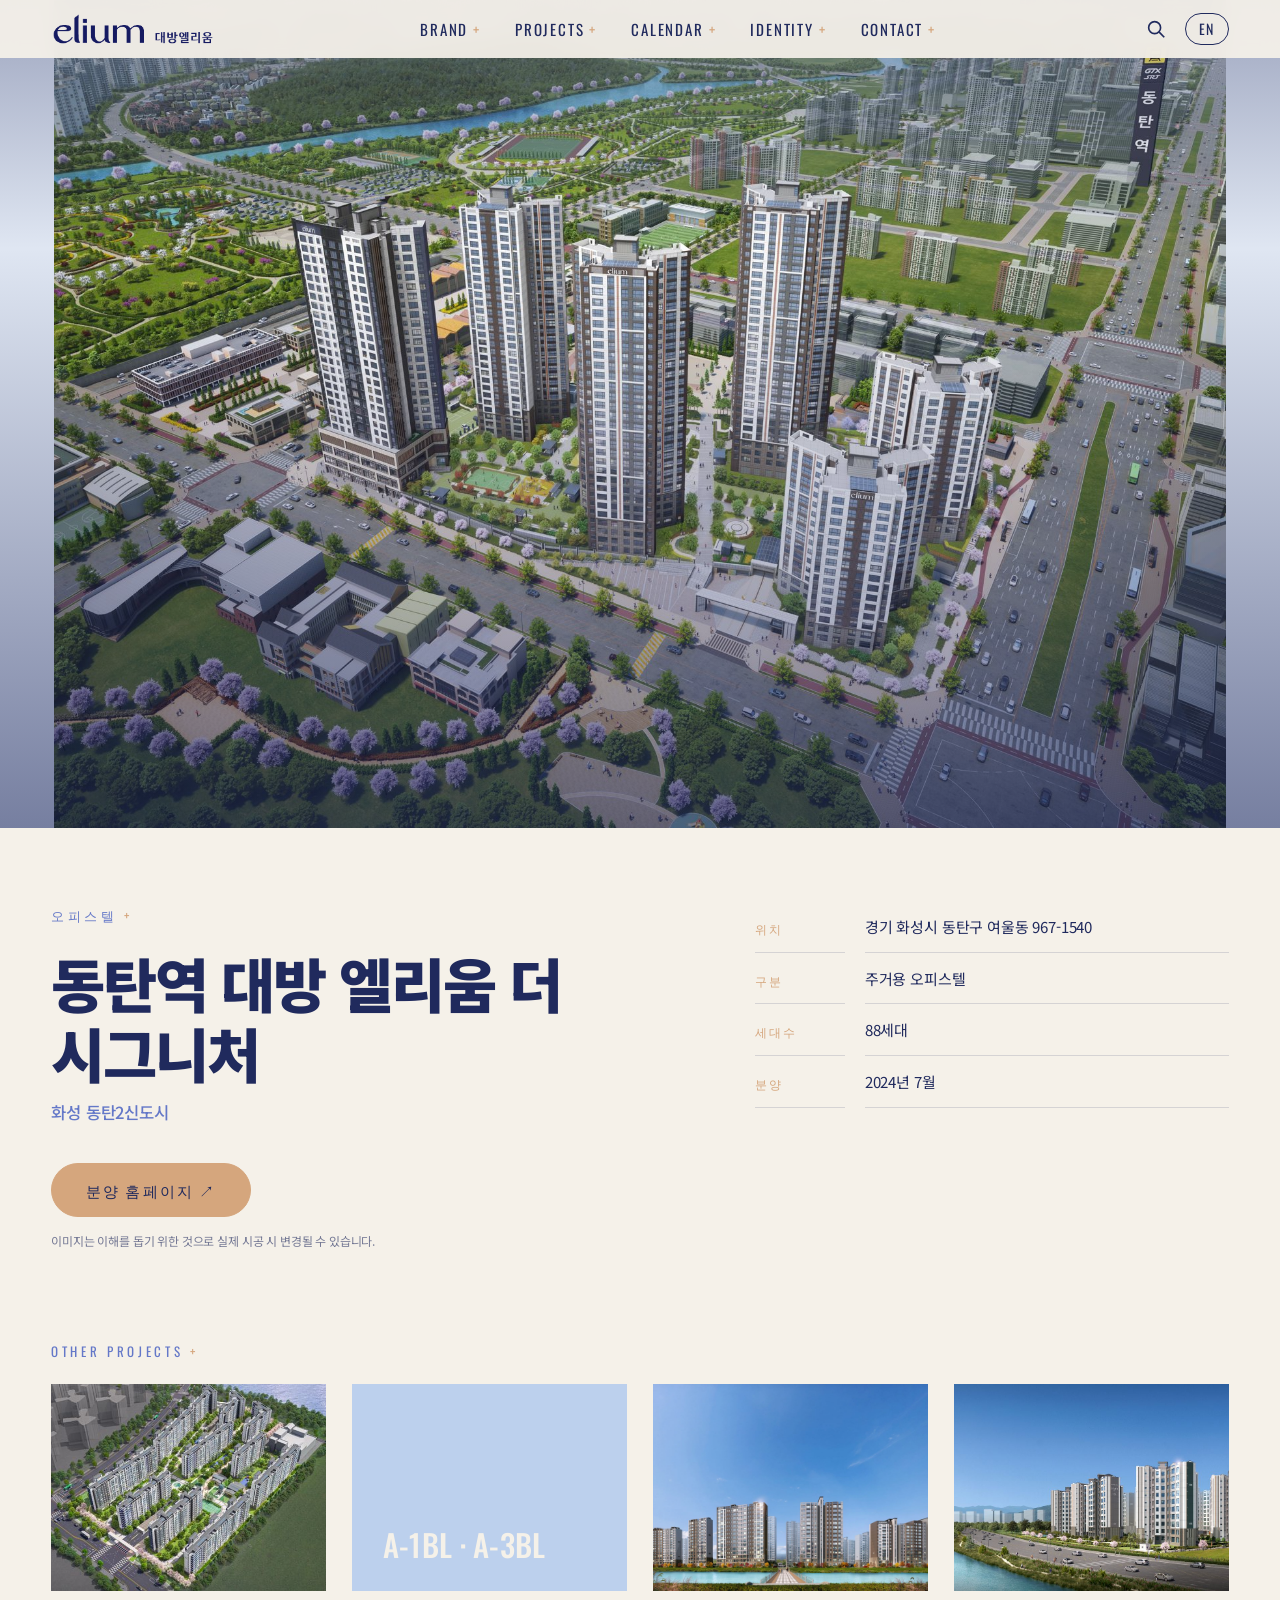
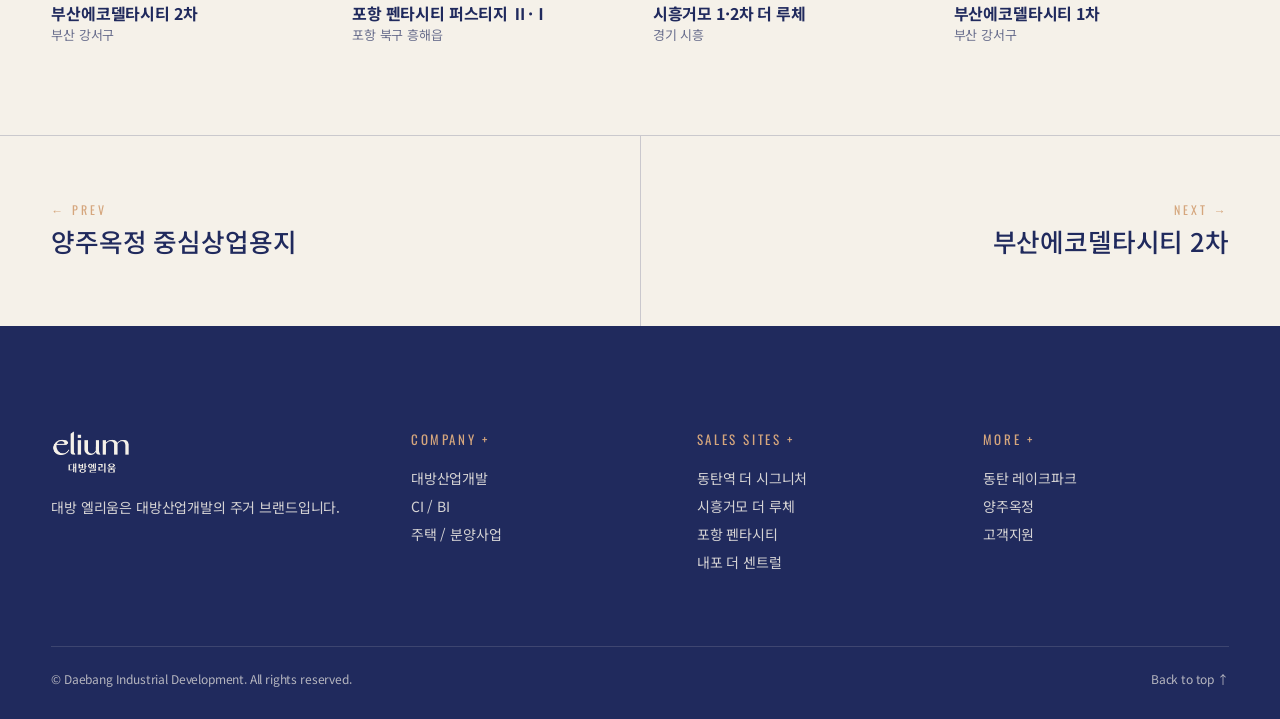
<file: elium/project.html>
<!doctype html>
<html lang="ko"><head><meta charset="utf-8"><meta name="viewport" content="width=device-width,initial-scale=1">
<title>대방 엘리움</title><meta name="description" content="대방산업개발의 주거 브랜드, 대방 엘리움 소개 사이트">
<link rel="icon" href="img/favicon.ico" sizes="any"><link rel="icon" type="image/png" sizes="32x32" href="img/favicon-32.png"><link rel="apple-touch-icon" href="img/icon.png">
<link rel="preconnect" href="https://fonts.googleapis.com"><link rel="preconnect" href="https://fonts.gstatic.com" crossorigin>
<link href="https://fonts.googleapis.com/css2?family=Noto+Sans+KR:wght@400;500;700;900&family=Oswald:wght@400;500&display=swap" rel="stylesheet">
<link rel="stylesheet" href="css/style.css"></head><body>
<a class="skip" href="#main" data-en="Skip to content">본문으로 건너뛰기</a>
<header class="hd pg"><a class="logo" href="index.html" aria-label="Daebang Elium"><img class="l" src="img/logo_h_w.png" alt="대방 엘리움"><img class="d" src="img/logo_h.png" alt=""></a>
<nav class="nav"><a class="m" href="index.html#brand">Brand</a><a class="m" href="index.html#projects">Projects</a><a class="m" href="index.html#calendar">Calendar</a><a class="m" href="identity.html">Identity</a><a class="m" href="index.html#contact">Contact</a></nav>
<div class="tools"><button class="sb" id="srchBtn" aria-label="Search"><svg viewBox="0 0 24 24" fill="none" stroke="currentColor" stroke-width="1.8"><circle cx="10.5" cy="10.5" r="6.5"/><path d="M15.5 15.5 21 21"/></svg></button><button id="langBtn">EN</button></div>
<button id="menuBtn" aria-label="Menu"><i></i><i></i></button></header>
<main id="main">
<div id="pp"></div></main>
<footer class="ft" id="contact"><div class="cols">
<div class="fl"><img src="img/logo_v_w.png" alt="대방 엘리움"><p data-en="Elium is the housing brand of Daebang Industrial Development.">대방 엘리움은 대방산업개발의 주거 브랜드입니다.</p></div>
<div><h4>Company</h4><ul><li><a href="https://www.db-dvp.co.kr/" target="_blank" rel="noopener" data-en="Daebang Industrial Development">대방산업개발</a></li><li><a href="https://www.db-dvp.co.kr/company/ci" target="_blank" rel="noopener">CI / BI</a></li><li><a href="https://www.db-dvp.co.kr/business/sell" target="_blank" rel="noopener" data-en="Housing &amp; Sales">주택 / 분양사업</a></li></ul></div>
<div><h4>Sales Sites</h4><ul><li><a href="http://elium-dt2.co.kr/new/html/main/main.php" target="_blank" rel="noopener" data-en="Dongtan Station The Signature">동탄역 더 시그니처</a></li><li><a href="https://elium-gm.co.kr" target="_blank" rel="noopener" data-en="Siheung Geomo The Luce">시흥거모 더 루체</a></li><li><a href="http://elium-pohang.co.kr/" target="_blank" rel="noopener" data-en="Pohang Penta City">포항 펜타시티</a></li><li><a href="http://elium-np2.co.kr/" target="_blank" rel="noopener" data-en="Naepo The Central">내포 더 센트럴</a></li></ul></div>
<div><h4>More</h4><ul><li><a href="http://www.elium-dt.co.kr/" target="_blank" rel="noopener" data-en="Dongtan Lake Park">동탄 레이크파크</a></li><li><a href="http://elium-yj.co.kr/" target="_blank" rel="noopener" data-en="Yangju Okjeong">양주옥정</a></li><li><a href="https://www.db-dvp.co.kr/" target="_blank" rel="noopener" data-en="Customer support">고객지원</a></li></ul></div>
</div><div class="bt"><span>© Daebang Industrial Development. All rights reserved.</span><a href="#main">Back to top ↑</a></div></footer>
<script src="js/data.js"></script><script src="js/i18n.js"></script><script src="js/search.js"></script><script src="js/lightbox.js"></script><script src="js/main.js"></script>
<script src="js/project.js"></script></body></html>
</file>
<file: dvp/css/style.css>
:root{
  --navy:#1c407d;
  --navy-d:#12285a;
  --sky:#2b8fd0;
  --ink:#333;
  --gray:#666;
  --bg:#f3f3f3;
  --foot:#23262b;
  --w:1100px;
  --hd:90px;
}
*{box-sizing:border-box;margin:0;padding:0}
html{scroll-behavior:smooth}
body{font-family:"Noto Sans KR","Malgun Gothic",sans-serif;font-weight:400;font-size:16px;color:var(--ink);background:#fff;line-height:1.6;letter-spacing:-.02em;word-break:keep-all;-webkit-font-smoothing:antialiased}
a{color:inherit;text-decoration:none}
ul{list-style:none}
img{display:block;max-width:100%}
button{font:inherit;background:none;border:0;cursor:pointer;color:inherit}
.skip{position:absolute;left:-999px}
.skip:focus{left:8px;top:8px;background:#fff;padding:8px 12px;z-index:999}
.row-warp{width:100%;max-width:var(--w);margin:0 auto}

/* header */
.header{position:fixed;top:0;left:0;right:0;z-index:100;color:#fff}
.header-warp{height:var(--hd);transition:background .3s,box-shadow .3s}
.header-inner{position:relative;z-index:3;width:100%;max-width:var(--w);height:100%;margin:0 auto;display:flex;align-items:center}
.logo{display:block;width:158px;flex:none}
.logo img{width:100%}
.logo .logo-c{display:none}
.gnb{flex:1}
.gnb>ul{display:flex;justify-content:flex-end;margin-right:26px}
.gnb>ul>li{position:relative}
.gnb>ul>li>a{display:block;height:var(--hd);line-height:var(--hd);padding:0 21px;font-size:17px;font-weight:300;letter-spacing:-.03em;white-space:nowrap}
.gnb .sub{position:absolute;top:var(--hd);left:0;width:100%;min-width:120px;padding:26px 0 30px 21px;z-index:3;display:none}
.gnb .sub a{display:block;padding:5px 0;font-size:14px;font-weight:300;color:#555;white-space:nowrap}
.gnb .sub a:hover{color:var(--navy);font-weight:500}
.gnb-bg{position:absolute;top:var(--hd);left:0;right:0;height:0;background:#fff;box-shadow:0 10px 18px rgba(0,0,0,.06);overflow:hidden;transition:height .25s;z-index:1}
.util{display:flex;align-items:center;gap:6px;flex:none}
.util-en{font-family:Oswald,sans-serif;font-size:14px;font-weight:300;padding:0 12px}
.util-btn{width:38px;height:38px;display:grid;place-items:center}
.util-btn img{width:34px;filter:brightness(0) invert(1);transition:filter .3s}
.util-menu{gap:5px;align-content:center}
.util-menu span{display:block;width:20px;height:2px;background:currentColor}
.header.is-hover .header-warp,.header.is-solid .header-warp{background:#fff;box-shadow:0 1px 0 rgba(0,0,0,.08)}
.header.is-hover,.header.is-solid{color:var(--ink)}
.header.is-hover .logo-w,.header.is-solid .logo-w{display:none}
.header.is-hover .logo-c,.header.is-solid .logo-c{display:block}
.header.is-hover .util-btn img,.header.is-solid .util-btn img{filter:none}
.header.is-hover .gnb-bg{height:300px}
.header.is-hover .gnb .sub{display:block}

/* full menu */
.full{position:fixed;inset:0;background:var(--navy-d);color:#fff;z-index:200;opacity:0;visibility:hidden;transition:opacity .3s,visibility .3s;overflow:auto}
.full.is-open{opacity:1;visibility:visible}
.full-x{position:absolute;top:26px;right:32px;width:40px;height:40px}
.full-x::before,.full-x::after{content:"";position:absolute;left:5px;top:19px;width:30px;height:2px;background:#fff;transform:rotate(45deg)}
.full-x::after{transform:rotate(-45deg)}
.full-in{max-width:1200px;margin:0 auto;padding:130px 32px 60px;display:grid;grid-template-columns:repeat(6,1fr);gap:32px}
.full dt{font-size:20px;font-weight:500;padding-bottom:14px;margin-bottom:14px;border-bottom:1px solid rgba(255,255,255,.25)}
.full dd a{display:block;padding:5px 0;font-size:15px;font-weight:300;color:rgba(255,255,255,.8)}
.full dd a:hover{color:#fff}

/* visual */
.main-visual{position:relative;height:100vh;min-height:600px;background:#808080;overflow:hidden}
.slides,.slide{position:absolute;inset:0}
.slide{background-size:cover;background-position:center;opacity:0;transform:scale(1.08);transition:opacity 1.6s ease,transform 9s linear}
.slide.on{opacity:1;transform:scale(1)}
.main-visual::after{content:"";position:absolute;inset:0;background:linear-gradient(180deg,rgba(8,20,48,.5),rgba(8,20,48,0) 30%,rgba(8,20,48,0) 70%,rgba(8,20,48,.35));pointer-events:none}
.scroll{position:absolute;z-index:2;left:50%;bottom:46px;width:32px;height:46px;margin-left:-16px;border:2px solid rgba(255,255,255,.9);border-radius:16px}
.scroll i{position:absolute;left:50%;top:9px;width:4px;height:9px;margin-left:-2px;border-radius:2px;background:#fff;animation:sc 1.7s infinite}
@keyframes sc{0%{opacity:0;transform:translateY(0)}30%{opacity:1}100%{opacity:0;transform:translateY(16px)}}
.main-policy{position:absolute;z-index:2;left:50%;bottom:46px;margin-left:48px;height:46px;display:flex;align-items:center;gap:10px;font-size:14px;font-weight:700;color:#fff}
.main-policy i{width:22px;height:22px;border:2px solid #fff;border-radius:50%;position:relative}
.main-policy i::after{content:"";position:absolute;left:5px;top:4px;width:6px;height:9px;border:2px solid #fff;border-radius:3px 3px 1px 1px}

/* common */
.content-box{background:#fff}
.sec-head{display:flex;align-items:baseline;justify-content:space-between}
.sec-head h1{font-size:34px;font-weight:700;letter-spacing:-.04em;color:#000;line-height:1.2}
.more{font-size:14px;font-weight:700;color:var(--navy)}
.js .reveal{opacity:.3;transform:translateY(26px);transition:opacity .8s ease,transform .8s ease}
.js .reveal.in{opacity:1;transform:none}

/* sec1 */
.sec1{padding:80px 0 60px}
.sec1 h1{font-size:50px;font-weight:400;line-height:1.3;letter-spacing:-.05em;color:var(--navy)}
.sec1 p{margin-top:30px;font-size:20px;line-height:28px;color:#000;font-weight:300}
.count-warp{margin-top:70px;display:flex;justify-content:space-between}
.count-warp dl{width:210px}
.count-warp dt{position:relative;height:150px}
.count-warp dt span{position:absolute;left:0;top:0;font-size:15px;line-height:17px;font-weight:700;color:var(--navy)}
.count-icon{position:absolute;right:-6px;top:0;width:127px;height:100px;fill:none;stroke-linecap:round;stroke-linejoin:round}
.count-icon .l{stroke:var(--navy);stroke-width:1.5}
.count-icon .p{stroke:var(--sky);stroke-width:1.6}
.count-warp dd{height:55px;display:flex;justify-content:flex-end;align-items:flex-end;gap:4px}
.count-warp strong{font-family:Oswald,"Noto Sans KR",sans-serif;font-size:55px;line-height:55px;font-weight:300;color:var(--ink);letter-spacing:-.02em}
.count-warp dd span{font-size:15px;font-weight:700;color:var(--gray);line-height:27px}

/* sec2 */
.sec2{background:var(--bg);padding:80px 0 80px}
.main-news{margin-top:40px;display:flex;gap:20px}
.main-news li{position:relative;width:260px;min-height:212px}
.main-news li+li::before{content:"";position:absolute;left:-10px;top:0;bottom:0;width:1px;background:#dcdcdc}
.main-news a{display:block;padding-right:10px}
.main-news .date{display:block;font-size:12px;line-height:34px;color:var(--navy)}
.main-news strong{display:-webkit-box;-webkit-line-clamp:5;-webkit-box-orient:vertical;overflow:hidden;font-size:28px;line-height:40px;font-weight:300;letter-spacing:-.05em;color:var(--ink);transition:color .2s}
.main-news a:hover strong{color:var(--navy)}

/* sec3 */
.sec3{padding:47px 0 46px;color:#fff;background:linear-gradient(90deg,var(--sky) 0%,var(--navy) 100%);position:relative;overflow:hidden}
.sec3::before{content:"";position:absolute;inset:0;opacity:.09;background:
  linear-gradient(135deg,transparent 47%,#fff 48%,#fff 52%,transparent 53%) 0 0/34px 34px,
  linear-gradient(45deg,transparent 47%,#fff 48%,#fff 52%,transparent 53%) 0 0/34px 34px}
.sec3 ul{position:relative;display:flex}
.sec3 li{width:220px}
.sec3 a{display:block;height:170px;text-align:center;transition:transform .3s}
.sec3 a:hover{transform:translateY(-6px)}
.sec3 svg{display:block;width:120px;height:143px;margin:0 auto;fill:none;stroke:#fff;stroke-width:1.4;stroke-linecap:round;stroke-linejoin:round;margin-bottom:-26px}
.sec3 span{display:block;font-size:18px;line-height:27px;font-weight:400;position:relative;top:0}

/* sec4 */
.sec4{padding:80px 0 60px}
.masonry{margin-top:40px;display:flex;gap:25px;padding:0 10px}
.masonry .col{width:343px;display:flex;flex-direction:column;gap:56px}
.item{display:block}
.item figure{overflow:hidden;background:var(--bg)}
.item figure img{width:100%;height:100%;object-fit:cover;transition:transform .7s}
.item:hover figure img{transform:scale(1.05)}
.r-3-2{aspect-ratio:3/2}.r-3-4{aspect-ratio:3/4}.r-4-3{aspect-ratio:4/3}.r-1-1{aspect-ratio:1/1}
.item h3{margin-top:18px;font-size:17px;line-height:1.4;font-weight:700;letter-spacing:-.04em;color:#000}
.item p{margin-top:10px;font-size:14px;line-height:1.7;font-weight:300;color:var(--gray)}
.item .tag{display:block;margin-top:10px;font-size:12px;font-weight:700;color:var(--navy)}

/* sec5 */
.sec5{position:relative;height:429px;color:#fff;overflow:hidden}
.sec5 .bg{position:absolute;inset:0;background-size:cover;background-position:center;background-attachment:fixed}
.sec5::before{content:"";position:absolute;inset:0;background:rgba(10,24,56,.58);z-index:1}
.sec5 .row-warp{position:relative;z-index:2;padding-top:100px}
.sec5 h1{font-size:40px;line-height:48px;font-weight:300;letter-spacing:-.05em}
.main-down{margin-top:44px;display:flex;gap:19px}
.main-down li{width:347px}
.main-down a{display:flex;align-items:center;height:93px;padding:0 42px;background:#fff;transition:transform .3s,box-shadow .3s}
.main-down a:hover{transform:translateY(-4px);box-shadow:0 12px 24px rgba(0,0,0,.25)}
.main-down i{flex:none;width:50px;height:50px;margin-right:20px}
.main-down i svg{width:50px;height:50px;fill:none;stroke:var(--navy);stroke-width:1.5;stroke-linecap:round;stroke-linejoin:round}
.main-down p{font-size:20px;line-height:27px;color:var(--gray)}
.main-down span{display:block;font-size:12px;font-weight:700;color:var(--navy);line-height:14px;margin-top:6px}

/* footer */
.footer{background:var(--foot);color:#9aa0a8;padding:44px 0 56px;font-size:13px;font-weight:300}
.f-links{display:flex;flex-wrap:wrap;padding-bottom:22px}
.f-links li+li::before{content:"";display:inline-block;width:1px;height:10px;background:#555;margin:0 16px}
.f-links a{color:#cfd3d8}
.f-links b{font-weight:700;color:#fff}
.f-row{display:flex;align-items:flex-end;justify-content:space-between;gap:30px}
.f-info p{line-height:2}
.f-copy{margin-top:8px;color:#7d838b}
.f-logo{width:170px;opacity:.5}

/* floating */
.to-top{position:fixed;right:30px;bottom:30px;z-index:90;width:58px;height:58px;display:flex;flex-direction:column;align-items:center;justify-content:center;background:#fff;border:2px solid var(--navy);color:var(--navy);font-size:10px;font-weight:700;line-height:1;gap:5px;opacity:0;visibility:hidden;transition:opacity .3s;box-shadow:0 4px 12px rgba(0,0,0,.18)}
.to-top.on{opacity:1;visibility:visible}
.to-top i{width:0;height:0;border:8px solid transparent;border-bottom:12px solid var(--navy);border-top:0}

/* responsive */
@media(max-width:1200px){
  .row-warp,.header-inner{padding:0 24px}
  .count-warp{flex-wrap:wrap;gap:40px 0}
  .count-warp dl{width:48%}
  .main-news{flex-wrap:wrap;gap:30px 20px}
  .main-news li{width:calc(50% - 10px)}
  .masonry{padding:0}
  .masonry .col{width:calc(33.333% - 17px)}
  .sec3 ul{flex-wrap:wrap;justify-content:center}
  .main-down{flex-wrap:wrap}
  .main-down li{width:calc(33.333% - 13px);min-width:260px}
  .sec5{height:auto;padding-bottom:70px}
}
@media(max-width:1000px){
  .gnb{display:none}
  .util{margin-left:auto;margin-right:84px}
  .full-in{grid-template-columns:repeat(3,1fr)}
  .header.is-hover .gnb-bg{height:0}
}
@media(max-width:760px){
  :root{--hd:64px}
  .logo{width:auto}
  .sec1{padding:56px 0 40px}
  .sec1 h1{font-size:30px}
  .sec1 p{font-size:16px}
  .m-none{display:none}
  .count-warp{margin-top:44px}
  .count-warp dl{width:46%}
  .sec2{padding:56px 0}
  .main-news li{width:100%;min-height:0}
  .main-news li+li::before{display:none}
  .main-news strong{font-size:22px;line-height:32px}
  .sec3 li{width:33.333%}
  .sec3 a{height:150px}
  .sec3 svg{width:90px;height:107px;margin-bottom:-18px}
  .sec4{padding:56px 0 40px}
  .masonry{flex-direction:column;gap:40px}
  .masonry .col{width:100%;gap:40px}
  .sec5 .bg{background-attachment:scroll}
  .sec5 h1{font-size:26px;line-height:36px}
  .main-down li{width:100%}
  .f-row{flex-direction:column;align-items:flex-start}
  .full-in{grid-template-columns:repeat(2,1fr);padding-top:100px}
  .util{margin-right:64px}
  .main-policy{display:none}
  .scroll{margin-left:-16px}
}
@media(prefers-reduced-motion:reduce){
  .slide,.js .reveal{transition:none}
}
</file>
<file: dvp/css/extra.css>
/* ===== lang / search ===== */
.util-en{font-family:Oswald,sans-serif;font-size:14px;font-weight:400;padding:0 12px;height:30px;border:1px solid currentColor;border-radius:15px;margin-right:6px;letter-spacing:.04em;transition:background .2s,color .2s}
.util-en:hover{background:#fff;color:var(--navy)}
.header.is-hover .util-en:hover,.header.is-solid .util-en:hover{background:var(--navy);color:#fff}
.srch{position:fixed;inset:0;z-index:300;background:rgba(10,24,56,.96);color:#fff;opacity:0;visibility:hidden;transition:opacity .25s,visibility .25s;overflow:auto}
.srch.on{opacity:1;visibility:visible}
.srch-in{max-width:860px;margin:0 auto;padding:120px 24px 60px}
.srch-x{position:absolute;top:26px;right:32px;width:40px;height:40px}
.srch-x::before,.srch-x::after{content:"";position:absolute;left:5px;top:19px;width:30px;height:2px;background:#fff;transform:rotate(45deg)}
.srch-x::after{transform:rotate(-45deg)}
.srch-box{display:flex;border-bottom:2px solid #fff}
.srch-box input{flex:1;background:none;border:0;outline:0;color:#fff;font:300 34px "Noto Sans KR",sans-serif;letter-spacing:-.04em;padding:10px 0}
.srch-box input::placeholder{color:rgba(255,255,255,.4)}
.srch-tags{margin:22px 0 10px;display:flex;flex-wrap:wrap;gap:8px}
.srch-tags button{padding:7px 16px;border:1px solid rgba(255,255,255,.4);border-radius:20px;font-size:14px;font-weight:300}
.srch-tags button:hover{background:#fff;color:var(--navy)}
.srch-cnt{margin:26px 0 6px;font-size:14px;font-weight:300;opacity:.7}
.srch-res a{display:block;padding:20px 4px;border-bottom:1px solid rgba(255,255,255,.18)}
.srch-res a:hover{background:rgba(255,255,255,.06)}
.srch-res small{display:block;font-size:12px;color:#8fc8ee;letter-spacing:.04em}
.srch-res b{display:block;font-size:21px;font-weight:500;margin:4px 0}
.srch-res p{font-size:14px;font-weight:300;line-height:1.7;color:rgba(255,255,255,.75)}
.srch-res mark{background:none;color:#ffd77a;font-weight:700}

/* ===== hero caption ===== */
.slide .cap{position:absolute;left:50%;bottom:21vh;transform:translateX(-50%);width:100%;max-width:var(--w);color:#fff;z-index:2}
.cap .k{font-family:Oswald,sans-serif;font-weight:300;font-size:15px;letter-spacing:.2em;opacity:.9}
.cap h2{margin:14px 0 26px;font-size:64px;font-weight:300;line-height:1.2;letter-spacing:-.05em;text-shadow:0 2px 24px rgba(0,0,0,.35)}
.cap a{display:inline-block;padding:12px 28px;border:1px solid #fff;font-size:15px;font-weight:400;transition:background .2s,color .2s}
.cap a::after{content:" →"}
.cap a:hover{background:#fff;color:var(--navy)}
.slide .cap>*{opacity:0;transform:translateY(24px);transition:opacity .9s .5s,transform .9s .5s}
.slide.on .cap>*{opacity:1;transform:none}
.vdots{position:absolute;z-index:3;left:50%;bottom:30px;transform:translateX(-50%);display:flex;gap:10px;margin-left:-300px}
.vdots button{width:44px;height:3px;background:rgba(255,255,255,.4);padding:0}
.vdots button.on{background:#fff}

/* ===== news cards ===== */
.news-cards{margin-top:40px;display:grid;grid-template-columns:repeat(4,1fr);gap:24px}
.news-cards figure{aspect-ratio:3/2;overflow:hidden;background:#ddd}
.news-cards img{width:100%;height:100%;object-fit:cover;transition:transform .7s}
.news-cards a:hover img{transform:scale(1.06)}
.news-cards .date{display:block;margin-top:16px;font-size:12px;color:var(--navy)}
.news-cards strong{display:-webkit-box;-webkit-line-clamp:3;-webkit-box-orient:vertical;overflow:hidden;margin-top:6px;font-size:18px;line-height:1.55;font-weight:500;letter-spacing:-.04em;color:#222}
.news-cards a:hover strong{color:var(--navy)}

/* ===== business panels ===== */
.sec3p{padding:80px 0 0;background:#fff}
.panels{margin-top:40px;display:flex;height:540px}
.panels li{position:relative;flex:1;background-size:cover;background-position:center;overflow:hidden;transition:flex .6s cubic-bezier(.2,.7,.2,1)}
.panels li::before{content:"";position:absolute;inset:0;background:linear-gradient(180deg,rgba(12,30,70,.2),rgba(12,30,70,.85));transition:opacity .4s}
.panels li:hover{flex:2.4}
.panels a{position:absolute;inset:0;padding:34px 30px;display:flex;flex-direction:column;justify-content:flex-end;color:#fff}
.panels em{font-style:normal;font-family:Oswald,sans-serif;font-size:13px;letter-spacing:.16em;opacity:.8}
.panels b{font-size:30px;font-weight:400;letter-spacing:-.05em;margin:6px 0 10px;white-space:nowrap}
.panels span{font-size:14px;font-weight:300;line-height:1.6;max-height:0;opacity:0;overflow:hidden;transition:max-height .5s,opacity .5s}
.panels li:hover span{max-height:80px;opacity:.95}
.panels li+li{border-left:1px solid rgba(255,255,255,.3)}

/* ===== gallery marquee ===== */
.gal{padding:80px 0 70px;overflow:hidden;background:#fff}
.marq{margin-top:36px;overflow-x:auto;scrollbar-width:none}
.marq::-webkit-scrollbar{display:none}
.marq .track{display:flex;gap:14px;width:max-content;padding:0 24px}
.marq img{height:300px;width:auto;object-fit:cover;transition:transform .5s}
.marq img:hover{transform:scale(1.03)}

/* ===== philosophy band ===== */
.phil{position:relative;padding:110px 0;color:#fff;background-size:cover;background-position:center;background-attachment:fixed}
.phil::before{content:"";position:absolute;inset:0;background:rgba(10,24,56,.72)}
.phil .row-warp{position:relative}
.phil .k{font-family:Oswald,sans-serif;font-weight:300;letter-spacing:.2em;font-size:15px;color:#8fc8ee}
.phil h1{margin-top:14px;font-size:44px;font-weight:300;letter-spacing:-.05em}
.phil ul{margin-top:50px;display:grid;grid-template-columns:repeat(3,1fr);gap:30px}
.phil li{border-top:2px solid #fff;padding-top:20px}
.phil li b{display:block;font-family:Oswald,sans-serif;font-weight:400;letter-spacing:.06em;font-size:18px}
.phil li span{display:block;margin-top:10px;font-size:16px;font-weight:300;line-height:1.7;opacity:.9}
.phil .go{display:inline-block;margin-top:46px;padding:12px 28px;border:1px solid #fff;font-size:15px}
.phil .go::after{content:" →"}
.phil .go:hover{background:#fff;color:var(--navy)}

/* ===== footer family ===== */
.fam{display:flex;flex-wrap:wrap;gap:6px 18px;align-items:center;padding:0 0 22px;font-size:13px}
.fam span{font-family:Oswald,sans-serif;letter-spacing:.1em;color:#7d838b}
.fam a{color:#cfd3d8;border-bottom:1px solid #555}
.fam a:hover{color:#fff}

/* ===== sub visual w/ photo ===== */
.sub-visual{height:420px}
.sub-visual::before{display:none}
.sv-bg{position:absolute;inset:0;background-size:cover;background-position:center;transform:scale(1.06);animation:svz 12s ease-out forwards}
@keyframes svz{to{transform:scale(1)}}
.sub-visual::after{content:"";position:absolute;inset:0;background:linear-gradient(90deg,rgba(18,40,90,.88),rgba(28,64,125,.55) 55%,rgba(28,64,125,.2)),linear-gradient(180deg,rgba(8,20,48,.5),transparent 35%)}
.sub-visual .row-warp{z-index:2}
.sub-visual h1{font-size:56px;font-weight:300}
.sub-visual .sub-en{display:block;margin-top:8px;font-family:Oswald,sans-serif;font-size:15px;font-weight:300;letter-spacing:.22em;opacity:.75;text-transform:uppercase}

/* ===== sub photo blocks ===== */
.sub-body .blk.ph{padding:0;border:0}
.ph-wide img,.ph-two img,.ph-three img,.ph-split img{width:100%;height:100%;object-fit:cover;display:block}
.ph-wide{margin:56px 0 0;height:420px;overflow:hidden;position:relative}
.ph-two{margin:56px 0 0;display:grid;grid-template-columns:1fr 1fr;gap:18px}
.ph-two figure{height:340px;overflow:hidden}
.ph-three{margin:56px 0 0;display:grid;grid-template-columns:2fr 1fr 1fr;gap:18px}
.ph-three figure{height:340px;overflow:hidden}
.ph-wide figure,.ph-three figure,.ph-two figure{position:relative}
.ph-wide img,.ph-three img,.ph-two img{transition:transform 1s}
.ph-wide:hover img,.ph-three figure:hover img,.ph-two figure:hover img{transform:scale(1.04)}
.gallery{columns:3;column-gap:16px;margin-top:10px}
.gallery img{width:100%;margin-bottom:16px;break-inside:avoid}
.btns{display:flex;flex-wrap:wrap;gap:12px;margin-top:24px}
.btns a{display:inline-flex;align-items:center;gap:8px;padding:14px 26px;border:1px solid var(--navy);color:var(--navy);font-size:16px;font-weight:500;transition:background .2s,color .2s}
.btns a::after{content:"↗";font-size:15px}
.btns a:hover,.btns a.pri{background:var(--navy);color:#fff}
.btns a.pri:hover{background:var(--navy-d)}
.sub-body a.ext{color:var(--navy);border-bottom:1px solid var(--sky);font-weight:500}
.sub-body a.ext::after{content:" ↗";font-size:.85em}
.dots li a.ext{border:0}
.lang-note{margin:40px 0 0;padding:18px 22px;background:#eef4fb;border-left:4px solid var(--navy);font-size:15px;line-height:1.7;color:#333}

@media(max-width:1000px){
  .panels{flex-direction:column;height:auto}.panels li{height:130px;flex:none}.panels li:hover{flex:none}
  .panels span{max-height:80px;opacity:.95}.panels a{flex-direction:row;align-items:center;gap:16px;justify-content:flex-start}.panels b{margin:0}
  .panels em,.panels span{display:none}
  .news-cards{grid-template-columns:1fr 1fr}
  .phil ul{grid-template-columns:1fr}
  .cap h2{font-size:44px}.vdots{margin-left:0;bottom:90px}
  .marq img{height:220px}
  .ph-three{grid-template-columns:1fr 1fr}.ph-three figure:first-child{grid-column:1/-1}
  .gallery{columns:2}
}
@media(max-width:760px){
  .sub-visual{height:280px}.sub-visual h1{font-size:34px}
  .cap h2{font-size:32px}.slide .cap{padding:0 24px;bottom:24vh}
  .news-cards{grid-template-columns:1fr}
  .phil{padding:70px 0}.phil h1{font-size:28px}
  .ph-two{grid-template-columns:1fr}.ph-two figure,.ph-three figure{height:220px}.ph-wide{height:230px}
  .srch-box input{font-size:24px}.srch-x{right:16px}
}

/* EN header */
html.en .gnb>ul{margin-right:14px}
html.en .gnb>ul>li{min-width:118px}
html.en .gnb>ul>li>a{padding:0 16px;font-size:15px}
html.en .gnb .sub{padding-left:16px}
html.en .gnb .sub a{font-size:13px}
html.en .sub-visual .sub-en{display:none}
@media(max-width:1200px){html.en .gnb>ul>li{min-width:0}}

/* ===== gallery grid (9-cell) ===== */
.gallery{columns:auto;display:grid;grid-template-columns:repeat(3,1fr);gap:16px}
.gallery img{width:100%;aspect-ratio:4/3;object-fit:cover;margin:0;cursor:zoom-in;transition:transform .5s,filter .3s}
.gallery img:hover{filter:brightness(.92)}
.ph-wide img,.ph-two img,.ph-three img,.marq img{cursor:zoom-in}
@media(max-width:1000px){.gallery{grid-template-columns:1fr 1fr}}
@media(max-width:560px){.gallery{grid-template-columns:1fr}}

/* ===== lightbox ===== */
.lb{position:fixed;inset:0;z-index:400;background:rgba(6,14,34,.94);display:flex;align-items:center;justify-content:center;opacity:0;visibility:hidden;transition:opacity .25s,visibility .25s}
.lb.on{opacity:1;visibility:visible}
.lb figure{max-width:92vw;max-height:88vh}
.lb img{max-width:92vw;max-height:88vh;object-fit:contain;box-shadow:0 20px 60px rgba(0,0,0,.5)}
.lb-x{position:absolute;top:22px;right:28px;width:44px;height:44px}
.lb-x::before,.lb-x::after{content:"";position:absolute;left:7px;top:21px;width:30px;height:2px;background:#fff;transform:rotate(45deg)}
.lb-x::after{transform:rotate(-45deg)}
.lb-p,.lb-n{position:absolute;top:50%;width:56px;height:56px;margin-top:-28px;border:1px solid rgba(255,255,255,.5);border-radius:50%;transition:background .2s}
.lb-p{left:28px}.lb-n{right:28px}
.lb-p:hover,.lb-n:hover{background:rgba(255,255,255,.18)}
.lb-p::before,.lb-n::before{content:"";position:absolute;top:21px;width:12px;height:12px;border:solid #fff;border-width:2px 2px 0 0}
.lb-p::before{left:23px;transform:rotate(-135deg)}
.lb-n::before{left:18px;transform:rotate(45deg)}
.lb.single .lb-p,.lb.single .lb-n,.lb.single .lb-c{display:none}
.lb-c{position:absolute;bottom:24px;left:0;right:0;text-align:center;font-family:Oswald,sans-serif;font-weight:300;letter-spacing:.14em;color:rgba(255,255,255,.75);font-size:14px}
@media(max-width:760px){.lb-p,.lb-n{width:44px;height:44px;margin-top:-22px}.lb-p{left:10px}.lb-n{right:10px}.lb-p::before{top:15px;left:17px}.lb-n::before{top:15px;left:12px}}

/* ===== sub spacing fix ===== */
.sub-body{padding-bottom:90px}
.sub-body .blk:has(+ .blk.ph){border-bottom:0;padding-bottom:0}
.sub-body .blk.ph + .blk{padding-top:56px}
.ph-wide,.ph-two,.ph-three{margin-top:40px}
.sub-body .blk.ph{padding:0 0 8px}

/* ===== process steps ===== */
.steps{display:grid;grid-template-columns:repeat(4,1fr);gap:0;border-top:2px solid var(--navy)}
.steps li{padding:26px 20px 30px 0;border-bottom:1px solid #e5e5e5}
.steps i{display:block;font-style:normal;font-family:Oswald,sans-serif;font-weight:300;font-size:34px;color:var(--sky);line-height:1}
.steps b{display:block;margin-top:12px;font-size:20px;font-weight:500;color:#111;letter-spacing:-.04em}
@media(max-width:760px){.steps{grid-template-columns:1fr 1fr}}

/* ===== ELIUM link ===== */
.util-el{font-family:Oswald,sans-serif;font-size:13px;letter-spacing:.12em;padding:6px 12px;margin-right:6px;border-bottom:1px solid currentColor;white-space:nowrap}
.util-el i{font-style:normal;font-size:11px}
.util-el:hover{opacity:.7}
@media(max-width:760px){.util-el{display:none}}

/* ===== v2: header wordmark, hero crossfade, caption panel ===== */
.logo{display:block;width:auto}
.logo img{height:30px;width:auto}
.logo .logo-w,.logo .logo-c{display:block}
.header.is-hover .logo-w,.header.is-solid .logo-w{display:none}
.logo .logo-c{display:none}
.header.is-hover .logo .logo-c,.header.is-solid .logo .logo-c{display:block}
.slides{background:#12285a}
.slide{z-index:0}.slide.on{z-index:2}
.slide.prev{opacity:1;z-index:1;transition:transform 9s linear}
.slide .cap::before{content:"";position:absolute;z-index:-1;left:-48px;top:-44px;bottom:-44px;width:min(860px,100%);left:-140px;top:-90px;bottom:-90px;width:min(1000px,100%);background:linear-gradient(90deg,rgba(0,0,0,0) 0,rgba(0,0,0,.6) 16%,rgba(0,0,0,.5) 68%,rgba(0,0,0,0));-webkit-mask-image:linear-gradient(180deg,transparent 0,#000 24%,#000 76%,transparent 100%);mask-image:linear-gradient(180deg,transparent 0,#000 24%,#000 76%,transparent 100%);opacity:0;transition:opacity .9s .5s;pointer-events:none}
.slide.on .cap::before{opacity:1}
@media(max-width:760px){.logo img{height:24px}.slide .cap::before{left:-24px;right:-24px;width:auto;background:rgba(0,0,0,.42)}}
.header::before{content:"";position:absolute;left:0;right:0;top:0;height:150px;background:linear-gradient(180deg,rgba(0,0,0,.42),rgba(0,0,0,0));pointer-events:none;transition:opacity .3s}
.header.is-hover::before,.header.is-solid::before{opacity:0}

.slide{transform:scale(1.03)}.slide.on{transform:scale(1)}
@media(max-width:400px){
  .logo img{height:21px}
  .util{margin-right:52px;gap:2px}
  .util-en{padding:0 9px;height:28px;font-size:13px;margin-right:2px}
  .util-btn{width:32px;height:32px}
  .util-btn img{width:28px}
}
</file>
<file: elium/css/style.css>
:root{--deep:#202A5D;--blue:#6478C8;--light:#BCD0ED;--pink:#E5CEDB;--beige:#F5F1E9;--gold:#D5A67D;--ink:#202A5D;--pad:clamp(20px,4vw,64px)}
*{box-sizing:border-box;margin:0;padding:0}
html{scroll-behavior:smooth}
body{word-break:keep-all;overflow-wrap:break-word;font-family:'Noto Sans KR',sans-serif;font-size:16px;background:var(--beige);color:var(--ink);line-height:1.65;letter-spacing:-.01em;-webkit-font-smoothing:antialiased;overflow-x:hidden}
img{display:block;max-width:100%}a{color:inherit;text-decoration:none}button{font:inherit;color:inherit;background:none;border:0;cursor:pointer}
.os{font-family:'Oswald','Noto Sans KR',sans-serif;letter-spacing:.04em;text-transform:uppercase}
/* header */
.hd{position:fixed;inset:0 0 auto 0;z-index:50;display:flex;align-items:center;justify-content:space-between;padding:18px var(--pad);color:var(--beige);transition:background .35s,color .35s,padding .35s}
.hd.solid,.hd.pg{background:rgba(245,241,233,.94);backdrop-filter:blur(8px);color:var(--deep);padding-top:12px;padding-bottom:12px}
.hd .logo img{height:34px;width:auto}.hd .logo .d{display:none}.hd.solid .logo .l,.hd.pg .logo .l{display:none}.hd.solid .logo .d,.hd.pg .logo .d{display:block}
.nav{display:flex;gap:34px;align-items:center}
.nav a.m{font-family:'Oswald',sans-serif;font-size:15px;letter-spacing:.12em;text-transform:uppercase;position:relative}
.nav a.m:after{content:'+';margin-left:5px;color:var(--gold)}
.tools{display:flex;gap:14px;align-items:center}
.tools button{font-family:'Oswald',sans-serif;letter-spacing:.1em;font-size:14px;border:1px solid currentColor;border-radius:99px;padding:3px 13px}
.tools .sb{border:0;padding:4px;width:30px;height:30px}.tools .sb svg{width:22px;height:22px}
#menuBtn{display:none;border:0;padding:6px;width:36px;height:30px;position:relative}
#menuBtn i{position:absolute;left:6px;right:6px;height:2px;background:currentColor;transition:.3s}#menuBtn i:nth-child(1){top:9px}#menuBtn i:nth-child(2){top:19px}
/* hero */
.hero{position:relative;height:100svh;min-height:600px;overflow:hidden;background:var(--deep);color:var(--beige)}
.hero-img{position:absolute;inset:-2%;background:url(../img/a2.jpg) center/cover;will-change:transform}
.hero:before{content:'';position:absolute;inset:0;z-index:1;background:linear-gradient(180deg,rgba(32,42,93,.45) 0%,rgba(32,42,93,.05) 32%,rgba(32,42,93,.55) 62%,rgba(32,42,93,.92) 100%)}
.hero-t{position:absolute;z-index:2;left:var(--pad);right:var(--pad);bottom:clamp(40px,9vh,110px)}
.hero-t small{display:block;font-size:14px;letter-spacing:.3em;color:var(--gold);margin-bottom:18px}
.hero-t h1{font-family:'Oswald',sans-serif;font-weight:500;text-transform:uppercase;font-size:clamp(46px,10.5vw,170px);line-height:.95;letter-spacing:.01em}
.hero-t h1 em{font-style:normal;color:var(--gold)}
.hero-t p{margin-top:22px;max-width:620px;font-size:clamp(16px,1.5vw,21px);font-weight:500;text-shadow:0 1px 14px rgba(20,26,60,.7)}
.scroll{position:absolute;z-index:2;right:var(--pad);bottom:clamp(40px,9vh,110px);writing-mode:vertical-rl;font-family:'Oswald';letter-spacing:.3em;font-size:12px;display:flex;align-items:center;gap:12px}
.scroll:after{content:'';width:1px;height:60px;background:var(--gold);animation:ln 2s infinite}
@keyframes ln{0%{transform:scaleY(0);transform-origin:top}50%{transform:scaleY(1);transform-origin:top}51%{transform-origin:bottom}100%{transform:scaleY(0);transform-origin:bottom}}
/* sections */
section{position:relative}
.lab{font-family:'Oswald',sans-serif;font-size:13px;letter-spacing:.28em;text-transform:uppercase;color:var(--blue);display:block;margin-bottom:22px}
.lab:after{content:' +';color:var(--gold)}
.brand{background:var(--deep);color:var(--beige);padding:clamp(80px,14vw,200px) var(--pad)}
.brand .lab{color:var(--light)}
.brand .big{font-size:clamp(26px,3.7vw,56px);line-height:1.35;font-weight:900;max-width:1100px;letter-spacing:-.03em}
.brand .row{display:grid;grid-template-columns:1fr 1fr;gap:clamp(30px,6vw,100px);margin-top:clamp(50px,8vw,120px);align-items:end}
.brand .row p{font-size:clamp(15px,1.2vw,18px);opacity:.9;max-width:520px;margin-bottom:14px;line-height:1.8}
.brand .row .ph{aspect-ratio:4/3;overflow:hidden}.brand .row .ph img{width:100%;height:100%;object-fit:cover}
.projects{padding:clamp(70px,10vw,150px) var(--pad)}
.ph-h{display:flex;justify-content:space-between;align-items:end;flex-wrap:wrap;gap:24px;margin-bottom:clamp(30px,5vw,70px)}
.ph-h h2{font-family:'Oswald',sans-serif;font-weight:500;font-size:clamp(40px,7vw,110px);line-height:1;text-transform:uppercase}
.flt{display:flex;gap:8px;flex-wrap:wrap}
.flt button{border:1px solid var(--deep);border-radius:99px;padding:5px 18px;font-size:14px;transition:.25s}
.flt button.on,.flt button:hover{background:var(--deep);color:var(--beige)}
.grid{display:grid;grid-template-columns:repeat(12,1fr);gap:clamp(36px,5vw,72px) clamp(16px,2vw,32px);align-items:start}
.card{display:block}.card.hide{display:none}
.card .ph{overflow:hidden;background:var(--light)}
.card .ph img{width:100%;height:100%;object-fit:cover;transition:transform 1.1s cubic-bezier(.2,.7,.2,1)}
.card:hover .ph img{transform:scale(1.06)}
.card.c0{grid-column:1/8}.card.c0 .ph{aspect-ratio:16/11}
.card.c1{grid-column:9/13;margin-top:clamp(40px,9vw,140px)}.card.c1 .ph{aspect-ratio:4/5}
.card.c2{grid-column:2/6}.card.c2 .ph{aspect-ratio:4/5}
.card.c3{grid-column:6/13}.card.c3 .ph{aspect-ratio:16/11}
.cap{display:grid;grid-template-columns:auto 1fr;column-gap:14px;padding-top:14px}
.cap .n{font-family:'Oswald';color:var(--gold);font-size:14px;grid-row:span 2;padding-top:6px}
.cap h3{font-size:clamp(17px,1.6vw,23px);font-weight:700;line-height:1.35;letter-spacing:-.025em;transition:color .3s}
.card:hover h3{color:var(--blue)}
.cap p{font-size:13px;opacity:.7}
.rv{opacity:0;transform:translateY(40px);transition:opacity .9s,transform .9s cubic-bezier(.2,.7,.2,1)}.rv.in{opacity:1;transform:none}
/* cta */
.cta{background:var(--pink);padding:clamp(70px,10vw,140px) var(--pad);display:flex;justify-content:space-between;align-items:center;gap:30px;flex-wrap:wrap}
.cta h2{font-size:clamp(26px,4vw,60px);font-weight:300;line-height:1.3;max-width:800px}.cta h2 b{font-weight:500}
.btn{display:inline-flex;align-items:center;gap:12px;border:1px solid var(--deep);border-radius:99px;padding:14px 34px;font-family:'Oswald',sans-serif;letter-spacing:.14em;text-transform:uppercase;font-size:15px;transition:.3s;background:transparent}
.btn:hover{background:var(--deep);color:var(--beige)}.btn.gd{background:var(--gold);border-color:var(--gold);color:var(--deep)}.btn.gd:hover{background:var(--deep);border-color:var(--deep);color:var(--beige)}
/* footer */
.ft{background:var(--deep);color:var(--beige);padding:clamp(60px,8vw,110px) var(--pad) 30px}
.ft .cols{display:grid;grid-template-columns:1.3fr 1fr 1fr 1fr;gap:40px}
.ft h4{font-family:'Oswald';font-weight:400;letter-spacing:.2em;font-size:13px;color:var(--gold);margin-bottom:14px;text-transform:uppercase}.ft h4:after{content:' +'}
.ft p,.ft li{font-size:14px;opacity:.85;list-style:none;line-height:2}
.ft li a:hover{color:var(--gold)}
.ft .fl img{height:46px;width:auto;margin-bottom:18px}
.ft .bt{margin-top:70px;padding-top:22px;border-top:1px solid rgba(245,241,233,.2);display:flex;justify-content:space-between;font-size:12px;opacity:.7;flex-wrap:wrap;gap:10px}
/* project page */
.pp-hero{height:92svh;min-height:520px;position:relative;overflow:hidden;background:var(--deep)}
.pp-hero img{width:100%;height:100%;object-fit:cover}
.pp-hero:after{content:'';position:absolute;inset:0;background:linear-gradient(180deg,rgba(32,42,93,.35),rgba(32,42,93,0) 30%,rgba(32,42,93,.55))}
.pp-t{padding:clamp(40px,6vw,90px) var(--pad) 0;display:grid;grid-template-columns:1.4fr 1fr;gap:40px}
.pp-t h1{font-size:clamp(30px,4.6vw,72px);font-weight:900;line-height:1.18;letter-spacing:-.035em}
.pp-t .sub{margin-top:12px;font-size:clamp(15px,1.3vw,19px);color:var(--blue);font-weight:500}
dl.meta{display:grid;grid-template-columns:90px 1fr;gap:14px 20px;align-content:start;padding-top:10px;font-size:15px}dl.meta dd{border-bottom:1px solid rgba(32,42,93,.15);padding-bottom:12px}dl.meta dt{border-bottom:1px solid rgba(32,42,93,.15);padding-bottom:12px}
dl.meta dt{font-family:'Oswald';letter-spacing:.16em;font-size:12px;text-transform:uppercase;color:var(--gold);padding-top:4px}
.pp-btn{padding:36px var(--pad) 0}
.gallery{display:grid;grid-template-columns:repeat(12,1fr);gap:clamp(10px,1.6vw,24px);padding:clamp(50px,7vw,100px) var(--pad)}
.gallery figure{overflow:hidden;background:var(--light);cursor:zoom-in}
.gallery figure img{width:100%;height:100%;object-fit:cover;transition:transform 1s}
.gallery figure:hover img{transform:scale(1.04)}
.gallery .g0{grid-column:1/13;aspect-ratio:21/9}.gallery .g1{grid-column:1/8;aspect-ratio:4/3}.gallery .g2{grid-column:8/13;aspect-ratio:4/5;margin-top:clamp(0px,6vw,90px)}
.gallery .g3{grid-column:1/6;aspect-ratio:4/5}.gallery .g4{grid-column:6/13;aspect-ratio:16/10;align-self:end}
.pn{display:grid;grid-template-columns:1fr 1fr;border-top:1px solid rgba(32,42,93,.2)}
.pn a{padding:clamp(34px,5vw,70px) var(--pad);transition:.3s}.pn a:hover{background:var(--deep);color:var(--beige)}
.pn a+a{text-align:right;border-left:1px solid rgba(32,42,93,.2)}
.pn small{font-family:'Oswald';letter-spacing:.25em;font-size:12px;color:var(--gold);display:block}.pn strong{font-size:clamp(17px,2vw,30px);font-weight:500}
/* identity */
.id-hero{padding:clamp(130px,16vw,220px) var(--pad) clamp(50px,7vw,100px)}
.id-hero h1{font-family:'Oswald';font-weight:500;text-transform:uppercase;font-size:clamp(46px,9vw,150px);line-height:.98}
.id-hero p{margin-top:24px;max-width:600px;font-size:clamp(15px,1.2vw,17px)}
.sw{display:grid;grid-template-columns:repeat(3,1fr)}
.sw div{aspect-ratio:1/.85;padding:clamp(18px,2.4vw,36px);display:flex;flex-direction:column;justify-content:space-between}
.sw b{font-family:'Oswald';letter-spacing:.14em;font-weight:500;font-size:clamp(14px,1.5vw,20px)}.sw span{font-family:'Oswald';letter-spacing:.1em;font-size:14px;opacity:.85}
.logos{display:grid;grid-template-columns:repeat(2,1fr);gap:2px;background:rgba(32,42,93,.15);margin:clamp(50px,8vw,120px) var(--pad) 0}
.logos figure{background:var(--beige);padding:clamp(24px,4vw,60px);text-align:center}
.logos figure.dk{background:var(--deep)}
.logos img{height:clamp(90px,12vw,170px);width:auto;margin:0 auto 20px}
.logos figcaption{font-size:13px;display:flex;justify-content:space-between;align-items:center;gap:10px}.dk figcaption{color:var(--beige)}
.logos a.dl{font-family:'Oswald';letter-spacing:.14em;border:1px solid currentColor;border-radius:99px;padding:3px 14px;font-size:12px}
.ety{padding:clamp(70px,10vw,150px) var(--pad);display:grid;grid-template-columns:1fr 1.3fr;gap:clamp(30px,6vw,100px)}
.ety h2{font-size:clamp(28px,3.6vw,52px);font-weight:900;line-height:1.3;letter-spacing:-.03em}
.ety p{font-size:clamp(14px,1.2vw,17px);margin-bottom:14px}
/* search & lightbox */
.srch{position:fixed;inset:0;z-index:100;background:rgba(32,42,93,.96);color:var(--beige);opacity:0;visibility:hidden;transition:.3s;overflow:auto}.srch.on{opacity:1;visibility:visible}
.srch-in{max-width:900px;margin:0 auto;padding:110px 24px 60px}
.srch input{width:100%;background:none;border:0;border-bottom:2px solid var(--gold);padding:14px 0;font:500 clamp(24px,4vw,44px) 'Noto Sans KR';color:var(--beige);outline:0}
.srch-tags{margin:18px 0}.srch-tags button{border:1px solid rgba(245,241,233,.4);border-radius:99px;padding:3px 14px;margin:0 6px 6px 0;font-size:13px}.srch-tags button:hover{background:var(--gold);color:var(--deep)}
.srch-cnt{font-size:13px;opacity:.7;margin-bottom:10px}
.srch-res a{display:grid;grid-template-columns:90px 1fr;gap:2px 16px;padding:16px 0;border-bottom:1px solid rgba(245,241,233,.15)}
.srch-res em{font-style:normal;font-family:'Oswald';letter-spacing:.14em;font-size:12px;color:var(--gold);grid-row:span 2;padding-top:5px}.srch-res strong{font-weight:500;font-size:18px}.srch-res span{font-size:13px;opacity:.7}
.srch-res a:hover strong{color:var(--gold)}
.srch-x,.lb-x{position:absolute;top:22px;right:var(--pad);width:40px;height:40px}
.srch-x:before,.srch-x:after,.lb-x:before,.lb-x:after{content:'';position:absolute;left:5px;right:5px;top:19px;height:2px;background:var(--beige);transform:rotate(45deg)}.srch-x:after,.lb-x:after{transform:rotate(-45deg)}
.lb{position:fixed;inset:0;z-index:120;background:rgba(18,24,58,.96);display:flex;align-items:center;justify-content:center;opacity:0;visibility:hidden;transition:.3s}.lb.on{opacity:1;visibility:visible}
.lb figure{max-width:92vw;max-height:86vh}.lb img{max-width:92vw;max-height:86vh;object-fit:contain}
.lb-c{position:absolute;bottom:22px;left:0;right:0;text-align:center;font-family:'Oswald';letter-spacing:.2em;color:var(--beige);font-size:13px}
.lb-p,.lb-n{position:absolute;top:50%;width:54px;height:54px;margin-top:-27px;border:1px solid rgba(245,241,233,.5);border-radius:50%}.lb-p{left:var(--pad)}.lb-n{right:var(--pad)}
.lb-p:before,.lb-n:before{content:'';position:absolute;top:19px;width:14px;height:14px;border:solid var(--beige);border-width:2px 2px 0 0}.lb-p:before{left:21px;transform:rotate(-135deg)}.lb-n:before{left:15px;transform:rotate(45deg)}
.lb.single .lb-p,.lb.single .lb-n{display:none}
.skip{position:absolute;left:-999px}
@media(max-width:900px){
 #menuBtn{display:block}.hd .tools{margin-left:auto;margin-right:8px}
 .nav{position:fixed;inset:0;background:var(--deep);color:var(--beige);flex-direction:column;justify-content:center;gap:26px;opacity:0;visibility:hidden;transition:.35s;z-index:-1}
 .nav a.m{font-size:34px}
 body.menu-on .nav{opacity:1;visibility:visible}body.menu-on .hd{color:var(--beige);background:transparent}body.menu-on .hd .logo .l{display:block}body.menu-on .hd .logo .d{display:none}
 body.menu-on #menuBtn i:nth-child(1){top:14px;transform:rotate(45deg)}body.menu-on #menuBtn i:nth-child(2){top:14px;transform:rotate(-45deg)}
 .hd .logo img{height:28px}.scroll{display:none}
 .brand .row{grid-template-columns:1fr}
 .grid{grid-template-columns:1fr 1fr}
 .card.c0,.card.c3{grid-column:1/3}.card.c1,.card.c2{grid-column:span 1;margin-top:0}.card.c1 .ph,.card.c2 .ph{aspect-ratio:3/4}
 .ft .cols{grid-template-columns:1fr 1fr}.ft .cols>div:first-child{grid-column:1/3}
 .pp-t{grid-template-columns:1fr}.gallery .g1,.gallery .g3{grid-column:1/13}.gallery .g2,.gallery .g4{grid-column:1/13;margin-top:0}.gallery .g0{aspect-ratio:16/10}
 .sw{grid-template-columns:repeat(2,1fr)}.logos{grid-template-columns:1fr}.ety{grid-template-columns:1fr}
 .srch-res a{grid-template-columns:1fr}.srch-res em{grid-row:auto}
}
@media(max-width:520px){.grid{grid-template-columns:1fr}.card.c1,.card.c2{grid-column:1/2}.card .ph{aspect-ratio:4/3!important}}

.brand .btn{color:var(--beige);border-color:var(--beige)}.brand .btn:hover{background:var(--gold);border-color:var(--gold);color:var(--deep)}

/* panels (no verified photo) */
.pn-panel{display:flex;align-items:flex-end;padding:clamp(16px,2.4vw,34px);overflow:hidden}
.pn-panel .os{font-weight:500;font-size:clamp(34px,5.4vw,84px);line-height:1;letter-spacing:.01em;word-break:normal}
.pn-panel.p1{background:linear-gradient(135deg,#202A5D,#6478C8);color:#F5F1E9}
.pn-panel.p2{background:#E5CEDB;color:#202A5D}
.pn-panel.p3{background:#BCD0ED;color:#202A5D}
.pn-panel.p4{background:#D5A67D;color:#202A5D}
.card .ph.pn-panel .os{font-size:clamp(28px,3.6vw,56px)}
.card:hover .ph.pn-panel{filter:brightness(1.05)}
.band{height:min(70vh,640px);overflow:hidden}.band img{width:100%;height:100%;object-fit:cover}
/* calendar */
.cal{padding:clamp(70px,9vw,130px) var(--pad);background:var(--light)}
.cal-in{display:grid;grid-template-columns:1fr 1.5fr;gap:clamp(30px,6vw,100px);max-width:1400px}
.cal h2{font-size:clamp(30px,4vw,60px);font-weight:900;letter-spacing:-.03em;line-height:1.15}
.cal-l{list-style:none}.cal-l li{display:grid;grid-template-columns:90px 110px 1fr;gap:16px;align-items:baseline;padding:22px 0;border-top:1px solid rgba(32,42,93,.3)}.cal-l li:last-child{border-bottom:1px solid rgba(32,42,93,.3)}
.cal-l b{font-weight:500;font-size:clamp(24px,2.6vw,38px);line-height:1}
.cal-l .st{font-size:13px;font-weight:700;border:1px solid var(--deep);border-radius:99px;padding:2px 12px;justify-self:start}.cal-l .st.on{background:var(--deep);color:var(--beige)}
.cal-l p{font-size:clamp(15px,1.3vw,19px);font-weight:500}
.cal-n{grid-column:2;margin-top:-10px}
/* project page extras */
.note{font-size:14px;opacity:.7}.note-i{padding:14px var(--pad) 0;font-size:12px;opacity:.6}
.more{padding:clamp(50px,7vw,100px) var(--pad)}
.mg{display:grid;grid-template-columns:repeat(4,1fr);gap:clamp(12px,2vw,28px)}
.mg a{display:block}.mg .ph{aspect-ratio:4/3;overflow:hidden;background:var(--light);margin-bottom:12px}.mg .ph img{width:100%;height:100%;object-fit:cover;transition:transform 1s}.mg a:hover img{transform:scale(1.05)}
.mg .pn-panel .os{font-size:clamp(20px,2.4vw,34px)}
.mg h3{font-size:16px;font-weight:700;line-height:1.35}.mg p{font-size:13px;opacity:.65}
.pp-hero.pn-panel{height:70svh}.pp-hero.pn-panel .os{font-size:clamp(56px,13vw,200px)}.pp-hero.pn-panel:after{display:none}
.pp-hero.lbg img{cursor:zoom-in;object-fit:contain;background:#dfe6f2}
@media(max-width:900px){.cal-in{grid-template-columns:1fr}.cal-n{grid-column:1}.cal-l li{grid-template-columns:60px 1fr;row-gap:6px}.cal-l p{grid-column:1/3}.mg{grid-template-columns:1fr 1fr}.pp-hero{height:56svh}.card .ph.pn-panel{aspect-ratio:4/3}}
</file>
<file: dvp/css/sub.css>
.sub-visual{position:relative;height:340px;color:#fff;background:linear-gradient(90deg,#2b8fd0,#1c407d 70%,#12285a);overflow:hidden;display:flex;align-items:flex-end}
.sub-visual::before{content:"";position:absolute;inset:0;opacity:.09;background:linear-gradient(135deg,transparent 47%,#fff 48%,#fff 52%,transparent 53%) 0 0/34px 34px,linear-gradient(45deg,transparent 47%,#fff 48%,#fff 52%,transparent 53%) 0 0/34px 34px}
.sub-visual .row-warp{position:relative;padding-bottom:56px}
.crumb{font-size:13px;font-weight:300;opacity:.8;letter-spacing:.04em;margin-bottom:10px;white-space:pre}
.sub-visual h1{font-size:50px;font-weight:300;letter-spacing:-.05em;line-height:1.2}
.sub-tab{background:#fff;border-bottom:1px solid #ddd}
.sub-tab .row-warp{display:flex;flex-wrap:wrap}
.sub-tab a{padding:0 26px;height:62px;line-height:62px;font-size:16px;font-weight:300;color:#555;border-bottom:3px solid transparent;margin-bottom:-1px;white-space:nowrap}
.sub-tab a:hover{color:var(--navy)}
.sub-tab a.on{color:var(--navy);font-weight:700;border-bottom-color:var(--navy)}
.sub-body{background:#fff}
.sub-body .blk{padding:64px 0;border-bottom:1px solid #eee}
.sub-body .blk:last-child{border-bottom:0}
ol,.tl{list-style:none}
.sub-body .eb{font-family:Oswald,sans-serif;font-weight:300;font-size:15px;letter-spacing:.12em;color:var(--sky);margin:0 0 14px}
.sub-body h2{font-size:34px;font-weight:400;letter-spacing:-.05em;line-height:1.35;color:var(--navy);margin-bottom:20px}
.sub-body h3{font-size:21px;font-weight:700;letter-spacing:-.04em;color:#000;margin:26px 0 8px}
.sub-body p{font-size:17px;line-height:1.85;font-weight:300;color:#333;margin-bottom:10px;max-width:860px}
.sub-body .blk>p:first-child.eb+h3{margin-top:0}
.tl{position:relative;border-left:2px solid #dde3ee;margin-left:8px}
.tl>li{position:relative;padding:0 0 38px 36px}
.tl>li::before{content:"";position:absolute;left:-8px;top:12px;width:14px;height:14px;border-radius:50%;background:#fff;border:3px solid var(--navy)}
.tl b{display:block;font-family:Oswald,sans-serif;font-size:34px;font-weight:300;color:var(--navy);line-height:1.4}
.tl ul li{display:flex;gap:18px;padding:5px 0;font-size:16px;font-weight:300}
.tl i{font-style:normal;flex:none;width:32px;font-family:Oswald,sans-serif;color:var(--sky)}
.plist li{border-bottom:1px solid #e5e5e5}
.plist a{display:block;padding:26px 4px}
.plist .d{display:block;font-size:13px;color:var(--navy);margin-bottom:6px}
.plist strong{display:block;font-size:21px;font-weight:500;letter-spacing:-.04em;color:#111;line-height:1.45}
.plist em{display:block;margin-top:8px;font-style:normal;font-size:15px;line-height:1.7;font-weight:300;color:#666}
.plist a:hover strong{color:var(--navy)}
.tbl dl{display:flex;flex-wrap:wrap;gap:6px 30px;padding:22px 0;border-bottom:1px solid #e5e5e5}
.tbl dt{width:100%;font-size:19px;font-weight:700;color:#000;letter-spacing:-.04em}
.tbl dd{font-size:15px;font-weight:300;color:#444;line-height:1.7}
.tbl dd span{display:inline-block;margin-right:10px;font-weight:700;color:var(--navy);font-size:13px}
.cal dt{color:var(--navy)}
.dots li{position:relative;padding:12px 0 12px 22px;font-size:17px;font-weight:300;border-bottom:1px solid #eee}
.dots li::before{content:"";position:absolute;left:4px;top:23px;width:7px;height:7px;background:var(--sky);border-radius:50%}
.logos{display:grid;grid-template-columns:1fr 1fr;gap:20px;margin:30px 0}
.logos div{display:grid;place-items:center;height:200px;border:1px solid #e3e3e3}
.logos img{width:260px;max-width:70%}
.sw{display:grid;grid-template-columns:repeat(auto-fill,minmax(190px,1fr));gap:14px;margin-top:20px}
.sw div{padding:70px 18px 16px;font-size:13px;line-height:1.6;color:#fff;border:1px solid rgba(0,0,0,.06)}
.sw b{display:block;font-size:14px}
.faq details{border-bottom:1px solid #e3e3e3}
.faq summary{list-style:none;cursor:pointer;padding:22px 40px 22px 4px;font-size:18px;font-weight:500;position:relative;letter-spacing:-.03em}
.faq summary::-webkit-details-marker{display:none}
.faq summary::after{content:"+";position:absolute;right:10px;top:16px;font-size:28px;font-weight:300;color:var(--navy)}
.faq details[open] summary::after{content:"–"}
.faq details>div{padding:4px 12px 26px;background:#fafafa}
.faq details p{font-size:15px;line-height:1.8;margin:6px 0;max-width:none}
@media(max-width:760px){
  .sub-visual{height:240px}.sub-visual h1{font-size:34px}.sub-visual .row-warp{padding-bottom:36px}
  .sub-tab .row-warp{flex-wrap:nowrap;overflow-x:auto}.sub-tab a{padding:0 16px;height:52px;line-height:52px;font-size:14px}
  .sub-body .blk{padding:44px 0}.sub-body h2{font-size:26px}.sub-body p{font-size:16px}
  .logos{grid-template-columns:1fr}
}
.prof dl{flex-wrap:nowrap;gap:0;padding:16px 0}.prof dt{width:160px;flex:none;font-size:16px;color:var(--navy)}.prof dd{font-size:17px}
@media(max-width:760px){.prof dl{flex-wrap:wrap}.prof dt{width:100%}}
</file>
